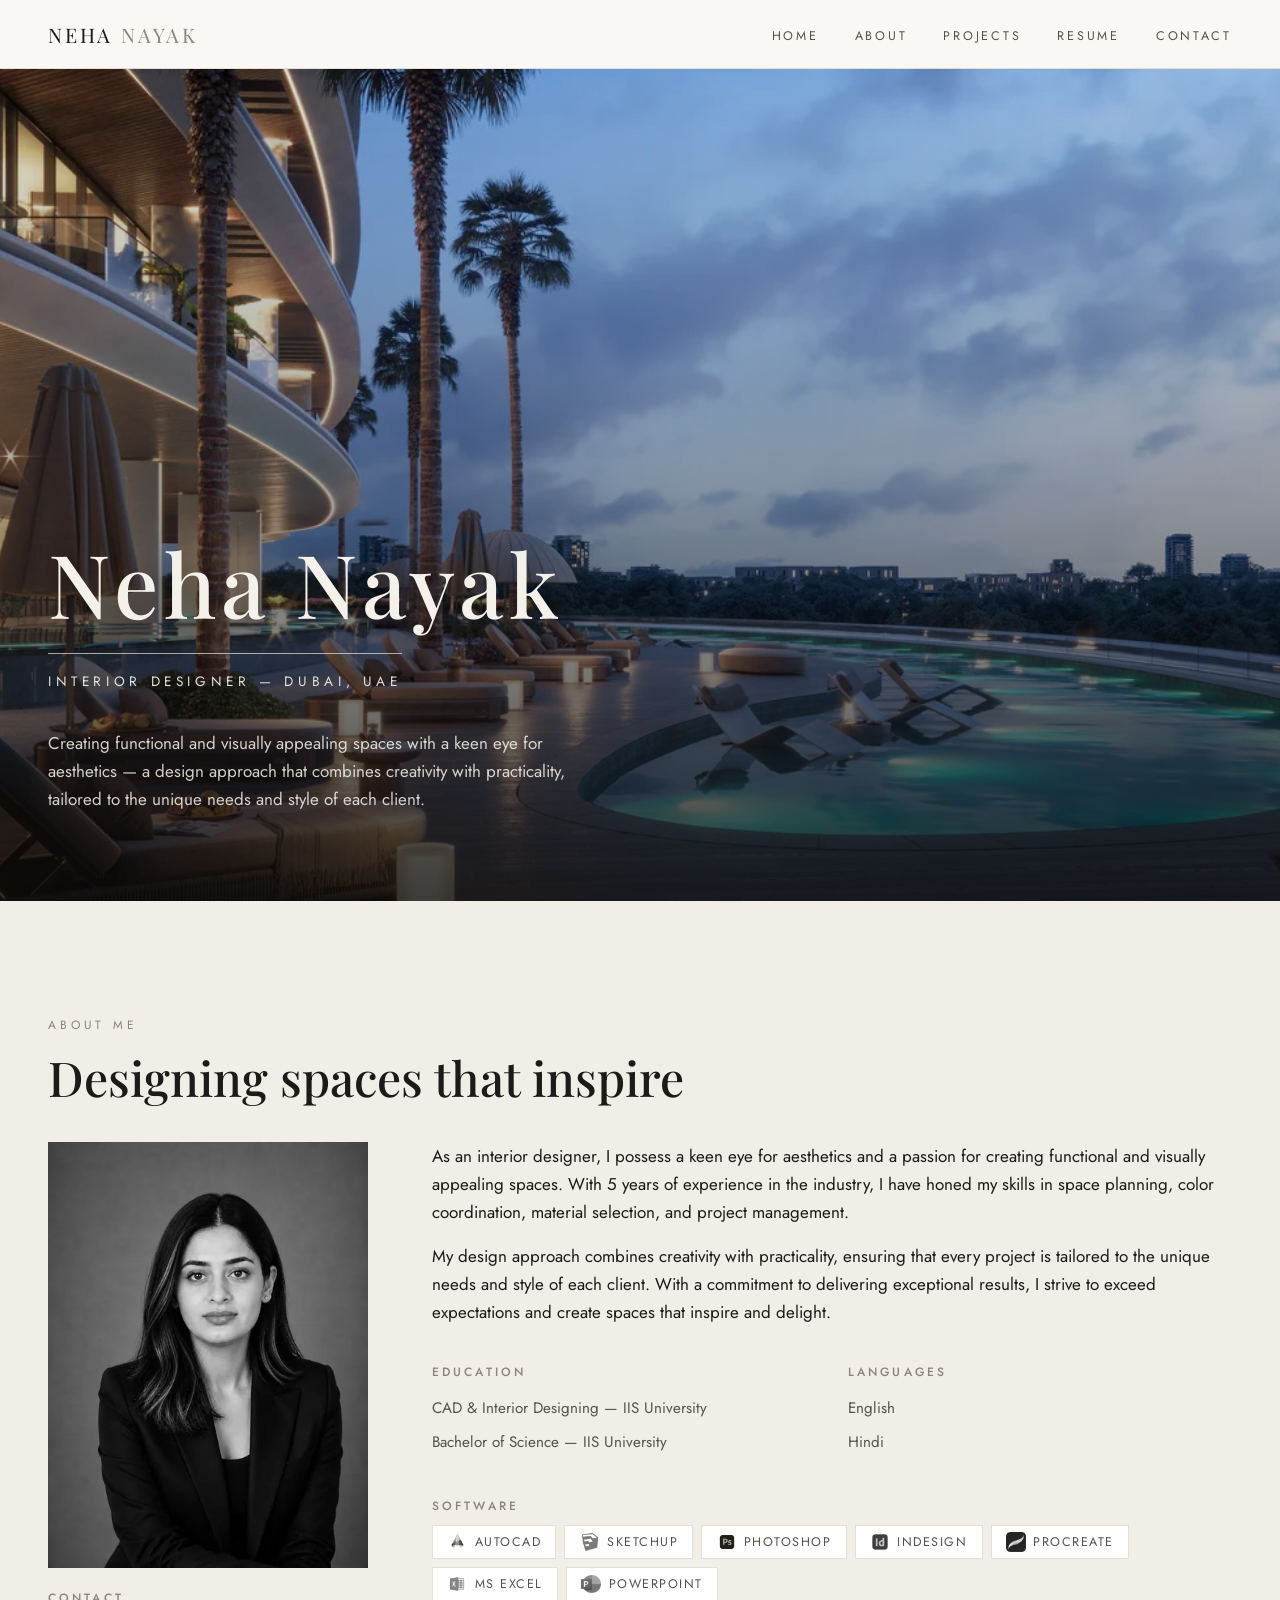
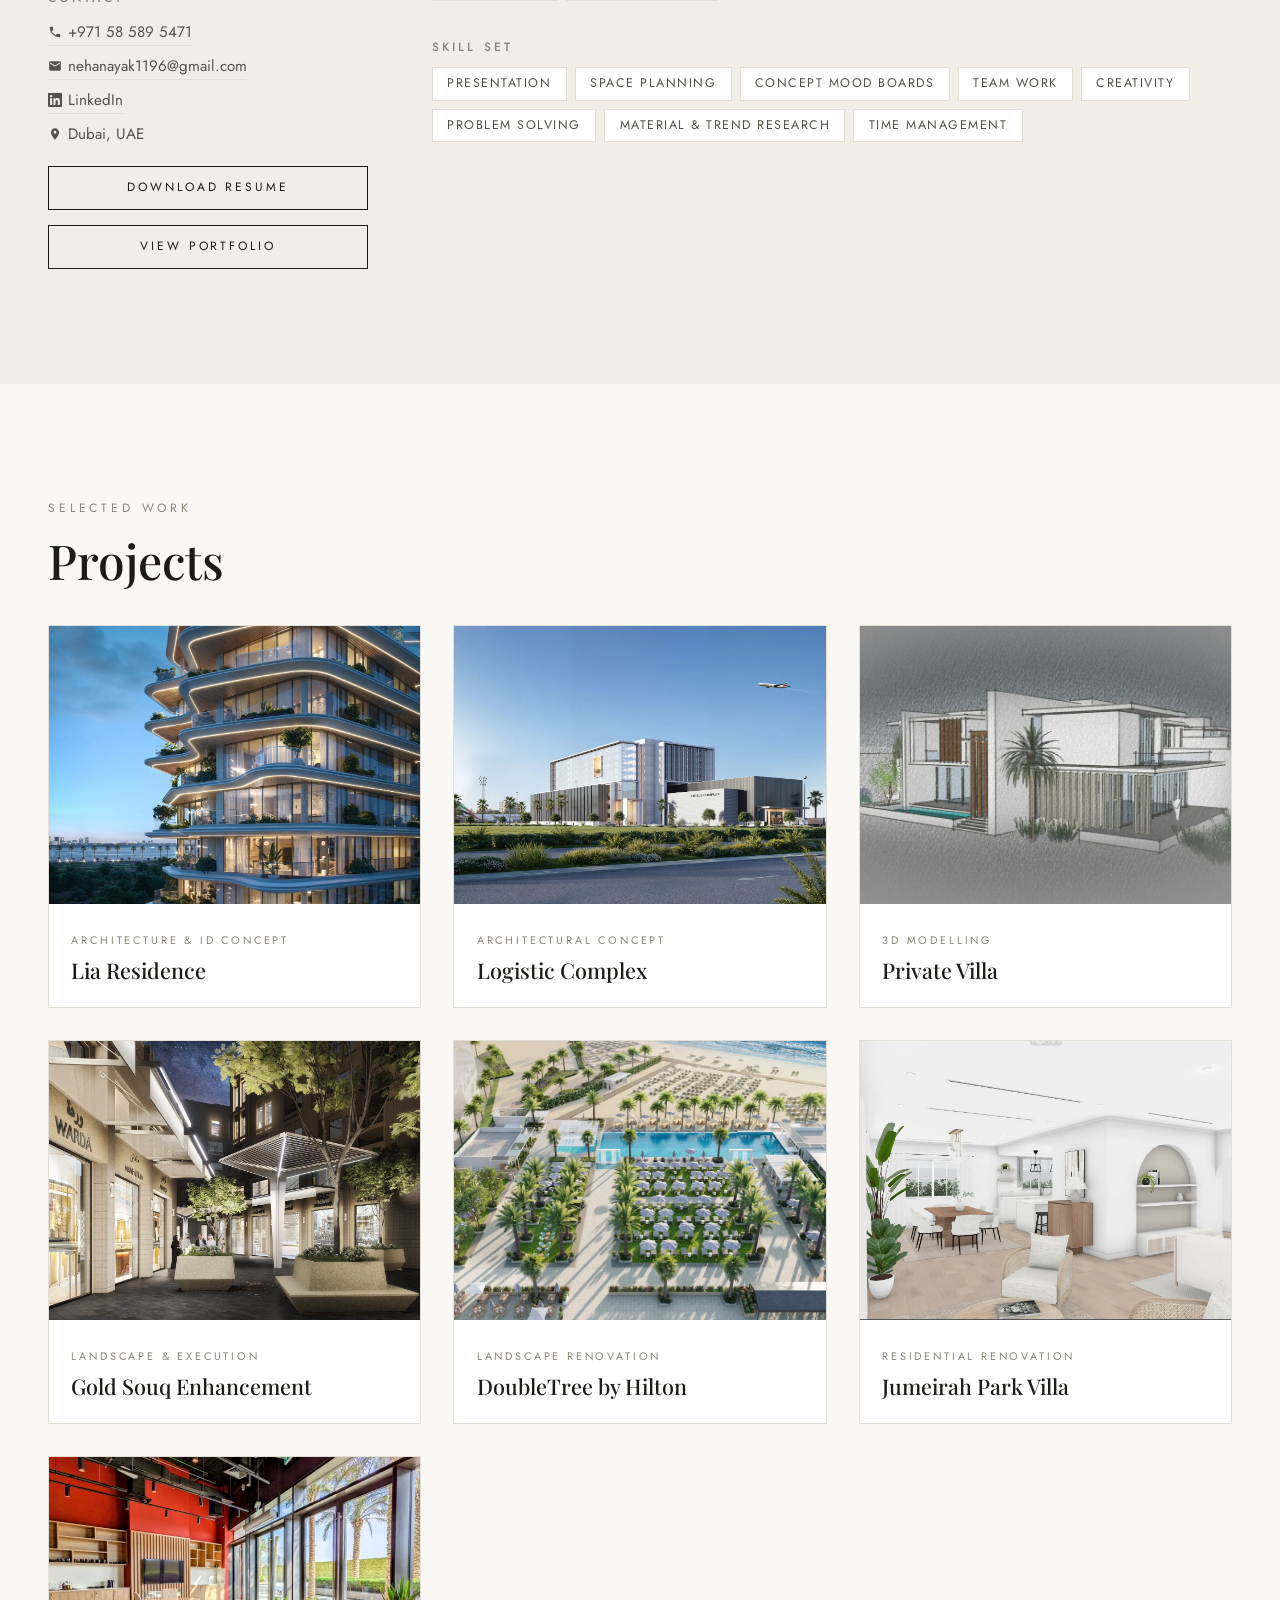
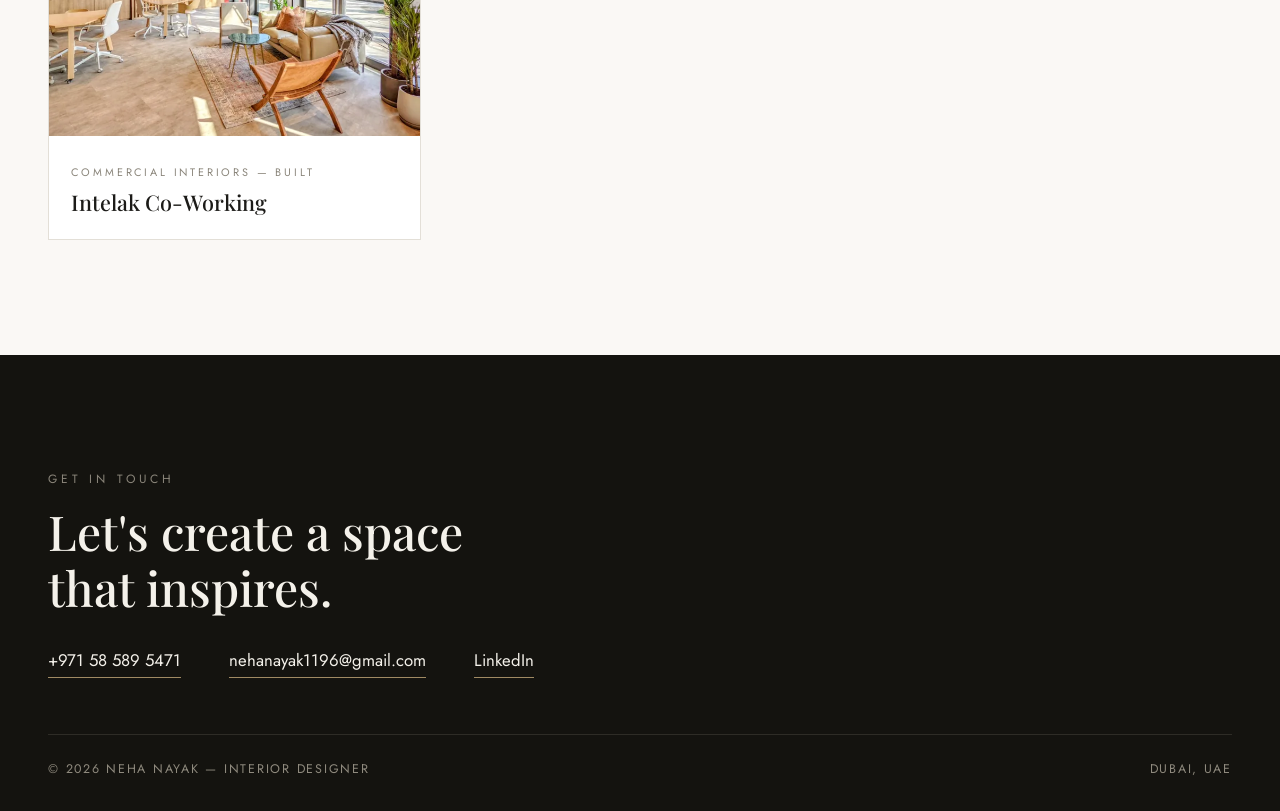
<file: index.html>
<!DOCTYPE html>
<html lang="en">
<head>
  <meta charset="UTF-8">
  <meta name="viewport" content="width=device-width, initial-scale=1">
  <title>Neha Nayak — Interior Designer</title>
  <meta name="description" content="Portfolio of Neha Nayak, an interior designer based in Dubai, UAE — residential, commercial and landscape projects from concept to execution.">
  <meta name="author" content="Neha Nayak">
  <meta name="robots" content="index, follow">
  <meta name="theme-color" content="#faf8f5">
  <link rel="canonical" href="https://krshivam25.github.io/design-portfolio/">
  <meta property="og:type" content="website">
  <meta property="og:site_name" content="Neha Nayak — Interior Designer">
  <meta property="og:title" content="Neha Nayak — Interior Designer">
  <meta property="og:description" content="Portfolio of Neha Nayak, an interior designer based in Dubai, UAE — residential, commercial and landscape projects from concept to execution.">
  <meta property="og:url" content="https://krshivam25.github.io/design-portfolio/">
  <meta property="og:image" content="https://krshivam25.github.io/design-portfolio/assets/img/hero/hero-render.webp">
  <meta name="twitter:card" content="summary_large_image">
  <meta name="twitter:title" content="Neha Nayak — Interior Designer">
  <meta name="twitter:description" content="Portfolio of Neha Nayak, an interior designer based in Dubai, UAE — residential, commercial and landscape projects from concept to execution.">
  <meta name="twitter:image" content="https://krshivam25.github.io/design-portfolio/assets/img/hero/hero-render.webp">
  <link rel="preconnect" href="https://fonts.googleapis.com">
  <link rel="preconnect" href="https://fonts.gstatic.com" crossorigin>
  <link href="https://fonts.googleapis.com/css2?family=Playfair+Display:ital,wght@0,400;0,500;0,600;1,400&family=Jost:wght@300;400;500&display=swap" rel="stylesheet">
  <link rel="stylesheet" href="css/style.css">
</head>
<body>

<header class="site-header">
  <div class="container">
    <a class="brand" href="index.html">Neha <span>Nayak</span></a>
    <button class="nav-toggle" aria-label="Menu" aria-expanded="false" aria-controls="nav">
      <span></span><span></span><span></span>
    </button>
    <nav class="site-nav" id="nav">
      <ul>
        <li><a href="index.html">Home</a></li>
        <li><a href="#about">About</a></li>
        <li><a href="#projects">Projects</a></li>
        <li><a href="assets/neha-nayak-resume.pdf" target="_blank" rel="noopener">Resume</a></li>
        <li><a href="#contact">Contact</a></li>
      </ul>
    </nav>
  </div>
</header>

<main>

  <section class="hero hero--full">
    <img class="hero-bg" src="assets/img/hero/hero-render.webp" alt="Dusk render of the Lia Residence pool terrace" fetchpriority="high">
    <div class="hero-overlay" aria-hidden="true"></div>
    <div class="container hero-content">
      <h1>Neha Nayak</h1>
      <p class="tagline">Interior Designer — Dubai, UAE</p>
      <p class="hero-lede">Creating functional and visually appealing spaces with a keen eye for aesthetics — a design approach that combines creativity with practicality, tailored to the unique needs and style of each client.</p>
    </div>
  </section>

  <section class="section section--alt" id="about">
    <div class="container">
      <span class="eyebrow">About Me</span>
      <h2 class="section-title">Designing spaces that inspire</h2>
      <div class="about-grid reveal">
        <div class="portrait">
          <img src="assets/img/about/headshot.webp" alt="Black and white portrait of Neha Nayak" loading="lazy">
          <div class="portrait-contact">
            <h4>Contact</h4>
            <ul>
              <li><a href="tel:+971585895471"><svg viewBox="0 0 24 24" aria-hidden="true"><path d="M6.62 10.79c1.44 2.83 3.76 5.14 6.59 6.59l2.2-2.2c.27-.27.67-.36 1.02-.24 1.12.37 2.33.57 3.57.57.55 0 1 .45 1 1V20c0 .55-.45 1-1 1-9.39 0-17-7.61-17-17 0-.55.45-1 1-1h3.5c.55 0 1 .45 1 1 0 1.25.2 2.45.57 3.57.11.35.03.74-.25 1.02l-2.2 2.2z"/></svg>+971 58 589 5471</a></li>
              <li><a href="mailto:nehanayak1196@gmail.com"><svg viewBox="0 0 24 24" aria-hidden="true"><path d="M20 4H4c-1.1 0-1.99.9-1.99 2L2 18c0 1.1.9 2 2 2h16c1.1 0 2-.9 2-2V6c0-1.1-.9-2-2-2zm0 4-8 5-8-5V6l8 5 8-5v2z"/></svg>nehanayak1196@gmail.com</a></li>
              <li><a href="https://www.linkedin.com/in/neha-nayak-b658331b1/" target="_blank" rel="noopener"><svg viewBox="0 0 24 24" aria-hidden="true"><path d="M20.447 20.452h-3.554v-5.569c0-1.328-.027-3.037-1.852-3.037-1.853 0-2.136 1.445-2.136 2.939v5.667H9.351V9h3.414v1.561h.046c.477-.9 1.637-1.85 3.37-1.85 3.601 0 4.267 2.37 4.267 5.455v6.286zM5.337 7.433c-1.144 0-2.063-.926-2.063-2.065 0-1.138.92-2.063 2.063-2.063 1.14 0 2.064.925 2.064 2.063 0 1.139-.925 2.065-2.064 2.065zm1.782 13.019H3.555V9h3.564v11.452zM22.225 0H1.771C.792 0 0 .774 0 1.729v20.542C0 23.227.792 24 1.771 24h20.451C23.2 24 24 23.227 24 22.271V1.729C24 .774 23.2 0 22.225 0z"/></svg>LinkedIn</a></li>
              <li><svg viewBox="0 0 24 24" aria-hidden="true"><path d="M12 2C8.13 2 5 5.13 5 9c0 5.25 7 13 7 13s7-7.75 7-13c0-3.87-3.13-7-7-7zm0 9.5c-1.38 0-2.5-1.12-2.5-2.5s1.12-2.5 2.5-2.5 2.5 1.12 2.5 2.5-1.12 2.5-2.5 2.5z"/></svg>Dubai, UAE</li>
            </ul>
            <a class="btn" href="assets/neha-nayak-resume.pdf" download>Download Resume</a>
            <a class="btn" href="assets/neha-nayak-portfolio.pdf" target="_blank" rel="noopener">View Portfolio</a>
          </div>
        </div>
        <div>
          <p>As an interior designer, I possess a keen eye for aesthetics and a passion for creating functional and visually appealing spaces. With 5 years of experience in the industry, I have honed my skills in space planning, color coordination, material selection, and project management.</p>
          <p>My design approach combines creativity with practicality, ensuring that every project is tailored to the unique needs and style of each client. With a commitment to delivering exceptional results, I strive to exceed expectations and create spaces that inspire and delight.</p>
          <div class="facts-grid">
            <div>
              <h4>Education</h4>
              <ul>
                <li>CAD &amp; Interior Designing — IIS University</li>
                <li>Bachelor of Science — IIS University</li>
              </ul>
            </div>
            <div>
              <h4>Languages</h4>
              <ul>
                <li>English</li>
                <li>Hindi</li>
              </ul>
            </div>
          </div>
          <div class="facts-grid">
            <div>
              <h4>Software</h4>
              <ul class="tag-list software-list">
                <li><img src="assets/img/about/icons/autocad.webp" alt="" loading="lazy">AutoCAD</li>
                <li><img src="assets/img/about/icons/sketchup.webp" alt="" loading="lazy">SketchUp</li>
                <li><img src="assets/img/about/icons/photoshop.webp" alt="" loading="lazy">Photoshop</li>
                <li><img src="assets/img/about/icons/indesign.webp" alt="" loading="lazy">InDesign</li>
                <li><img src="assets/img/about/icons/procreate.webp" alt="" loading="lazy">Procreate</li>
                <li><img src="assets/img/about/icons/ms-excel.webp" alt="" loading="lazy">MS Excel</li>
                <li><img src="assets/img/about/icons/powerpoint.webp" alt="" loading="lazy">PowerPoint</li>
              </ul>
            </div>
          </div>
          <div class="facts-grid">
            <div>
              <h4>Skill Set</h4>
              <ul class="tag-list">
                <li>Presentation</li>
                <li>Space Planning</li>
                <li>Concept Mood Boards</li>
                <li>Team Work</li>
                <li>Creativity</li>
                <li>Problem Solving</li>
                <li>Material &amp; Trend Research</li>
                <li>Time Management</li>
              </ul>
            </div>
          </div>
        </div>
      </div>
    </div>
  </section>

  <section class="section" id="projects">
    <div class="container">
      <span class="eyebrow">Selected Work</span>
      <h2 class="section-title">Projects</h2>
      <div class="project-grid reveal">
        <a class="project-card" href="projects/lia-residence.html">
          <div class="thumb"><img src="assets/img/lia-residence/render-tower-dusk.webp" alt="Lia Residence tower render at dusk" loading="lazy"></div>
          <div class="card-body">
            <span class="card-tag">Architecture &amp; ID Concept</span>
            <h3>Lia Residence</h3>
          </div>
        </a>
        <a class="project-card" href="projects/logistic-complex.html">
          <div class="thumb"><img src="assets/img/logistic-complex/render-main-view.webp" alt="Logistic Complex main exterior render" loading="lazy"></div>
          <div class="card-body">
            <span class="card-tag">Architectural Concept</span>
            <h3>Logistic Complex</h3>
          </div>
        </a>
        <a class="project-card" href="projects/private-villa.html">
          <div class="thumb"><img src="assets/img/private-villa/model-pool-corner.webp" alt="Private Villa SketchUp model, pool corner view" loading="lazy"></div>
          <div class="card-body">
            <span class="card-tag">3D Modelling</span>
            <h3>Private Villa</h3>
          </div>
        </a>
        <a class="project-card" href="projects/gold-souq.html">
          <div class="thumb"><img src="assets/img/gold-souq/render-2.webp" alt="Gold Souq landscape enhancement render" loading="lazy"></div>
          <div class="card-body">
            <span class="card-tag">Landscape &amp; Execution</span>
            <h3>Gold Souq Enhancement</h3>
          </div>
        </a>
        <a class="project-card" href="projects/doubletree-hilton.html">
          <div class="thumb"><img src="assets/img/doubletree-hilton/aerial-render.webp" alt="DoubleTree by Hilton pool area aerial render" loading="lazy"></div>
          <div class="card-body">
            <span class="card-tag">Landscape Renovation</span>
            <h3>DoubleTree by Hilton</h3>
          </div>
        </a>
        <a class="project-card" href="projects/jumeirah-park-villa.html">
          <div class="thumb"><img src="assets/img/jumeirah-park-villa/dining-render.webp" alt="Jumeirah Park Villa dining room render" loading="lazy"></div>
          <div class="card-body">
            <span class="card-tag">Residential Renovation</span>
            <h3>Jumeirah Park Villa</h3>
          </div>
        </a>
        <a class="project-card" href="projects/intelak-coworking.html">
          <div class="thumb"><img src="assets/img/intelak-coworking/site-lounge.webp" alt="Intelak Co-Working lounge on site" loading="lazy"></div>
          <div class="card-body">
            <span class="card-tag">Commercial Interiors — Built</span>
            <h3>Intelak Co-Working</h3>
          </div>
        </a>
      </div>
    </div>
  </section>

</main>

<footer class="site-footer" id="contact">
  <div class="container">
    <span class="eyebrow">Get in touch</span>
    <h2>Let's create a space<br>that inspires.</h2>
    <div class="footer-contact">
      <a href="tel:+971585895471">+971 58 589 5471</a>
      <a href="mailto:nehanayak1196@gmail.com">nehanayak1196@gmail.com</a>
      <a href="https://www.linkedin.com/in/neha-nayak-b658331b1/" target="_blank" rel="noopener">LinkedIn</a>
    </div>
    <div class="footer-base">
      <span>&copy; <span data-year></span> Neha Nayak — Interior Designer</span>
      <span>Dubai, UAE</span>
    </div>
  </div>
</footer>
<script src="js/main.js"></script>
</body>
</html>
</file>
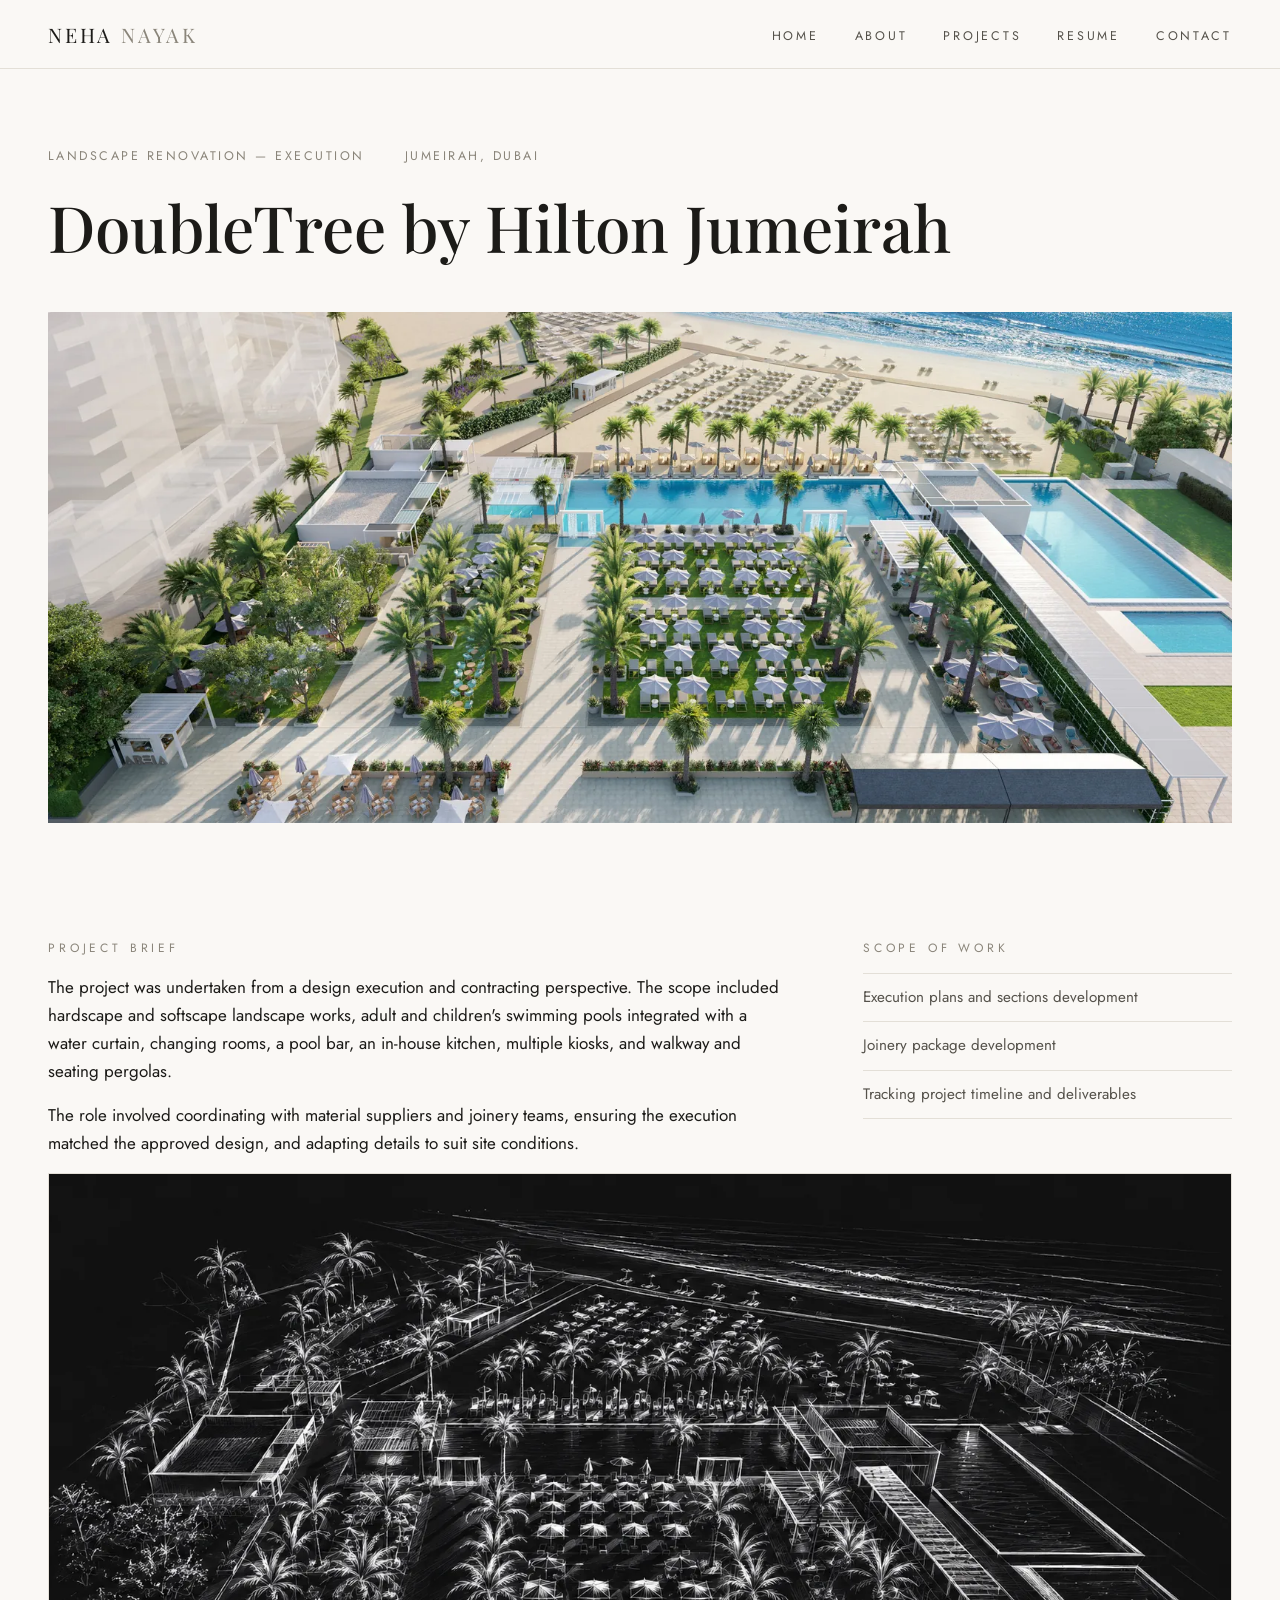
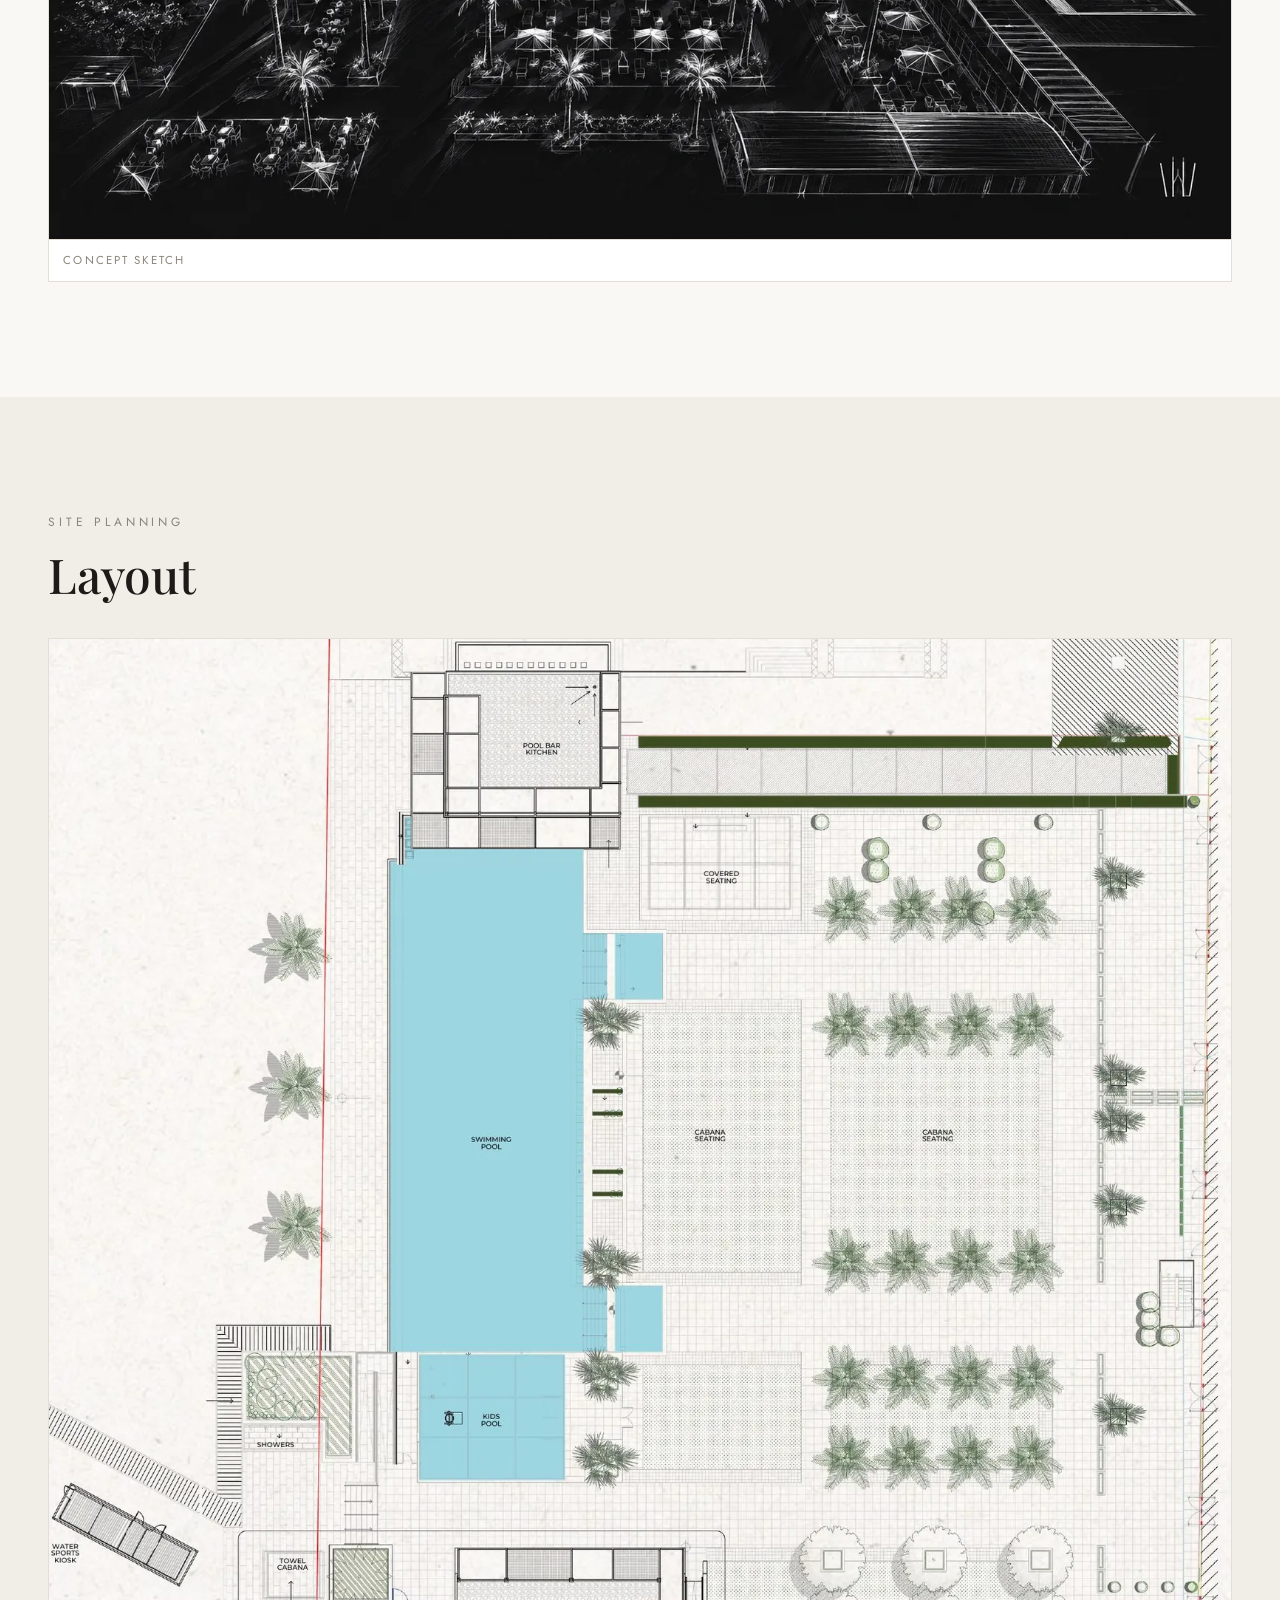
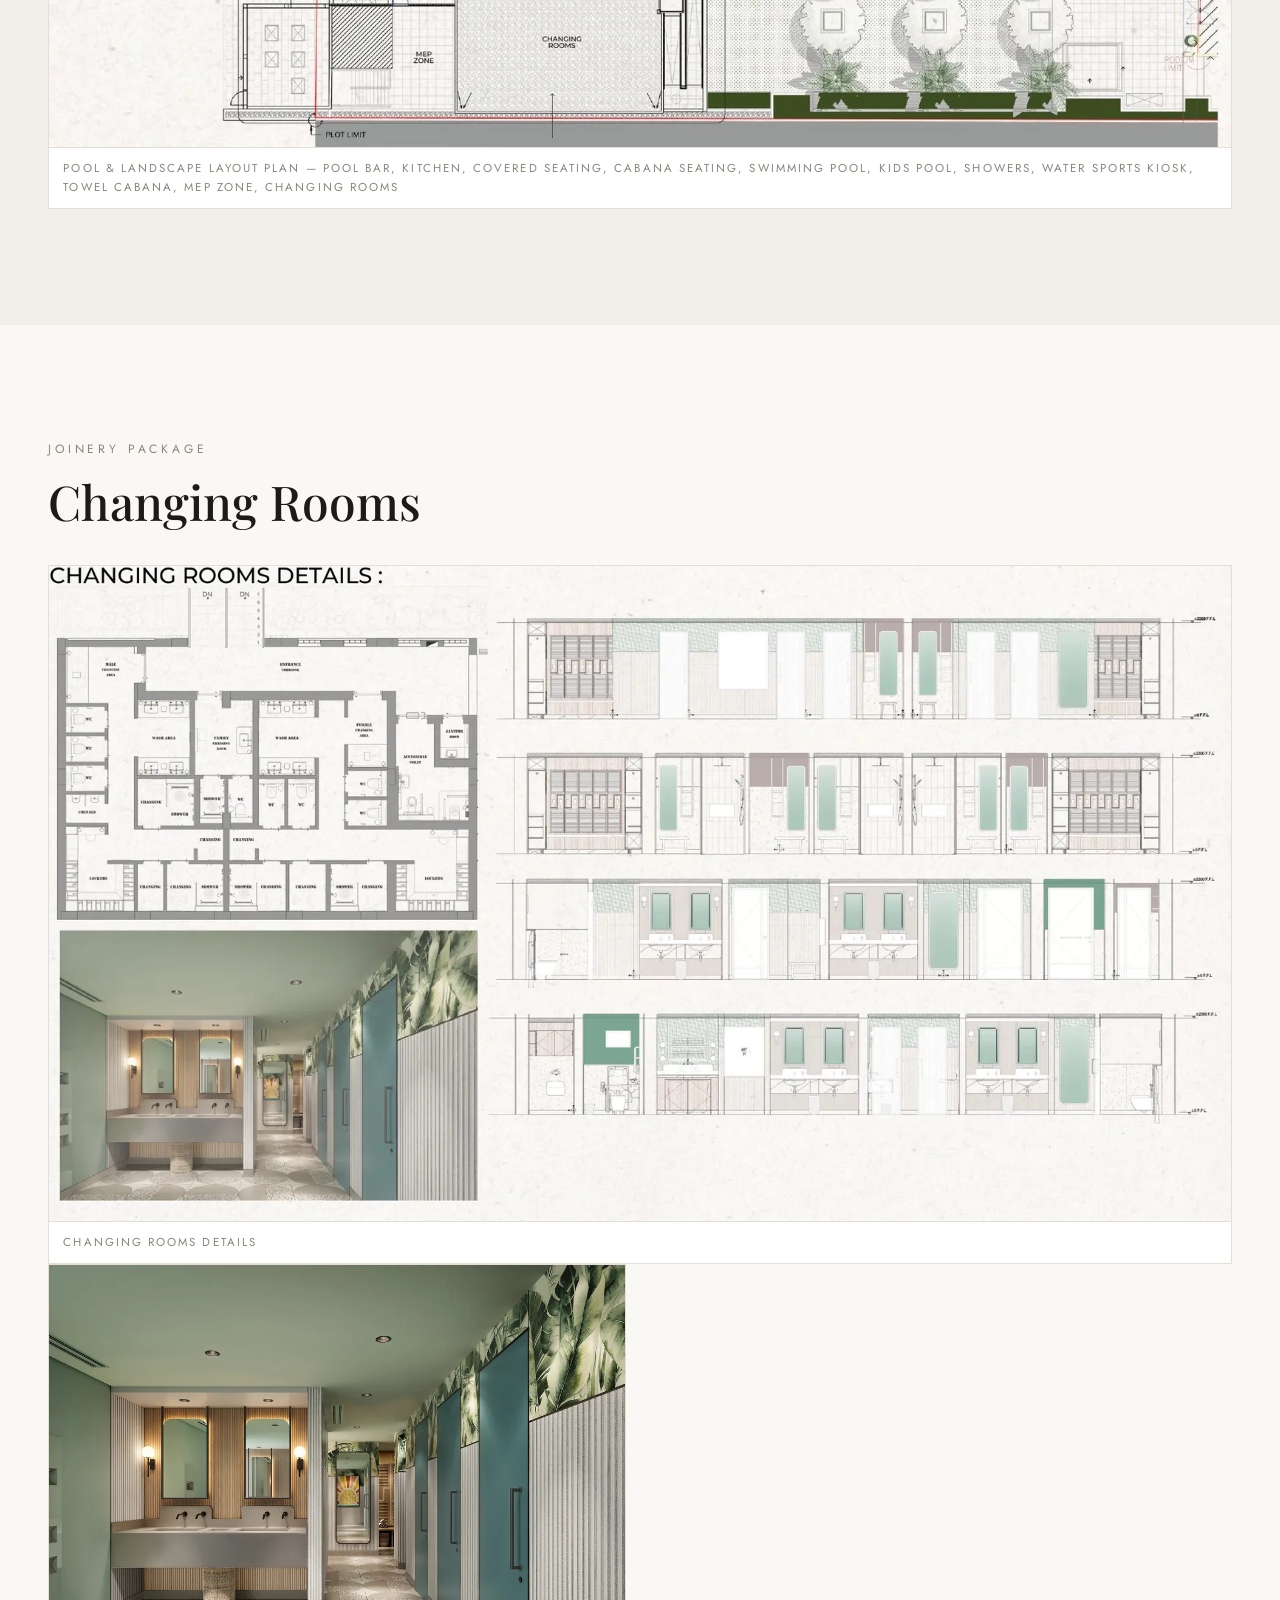
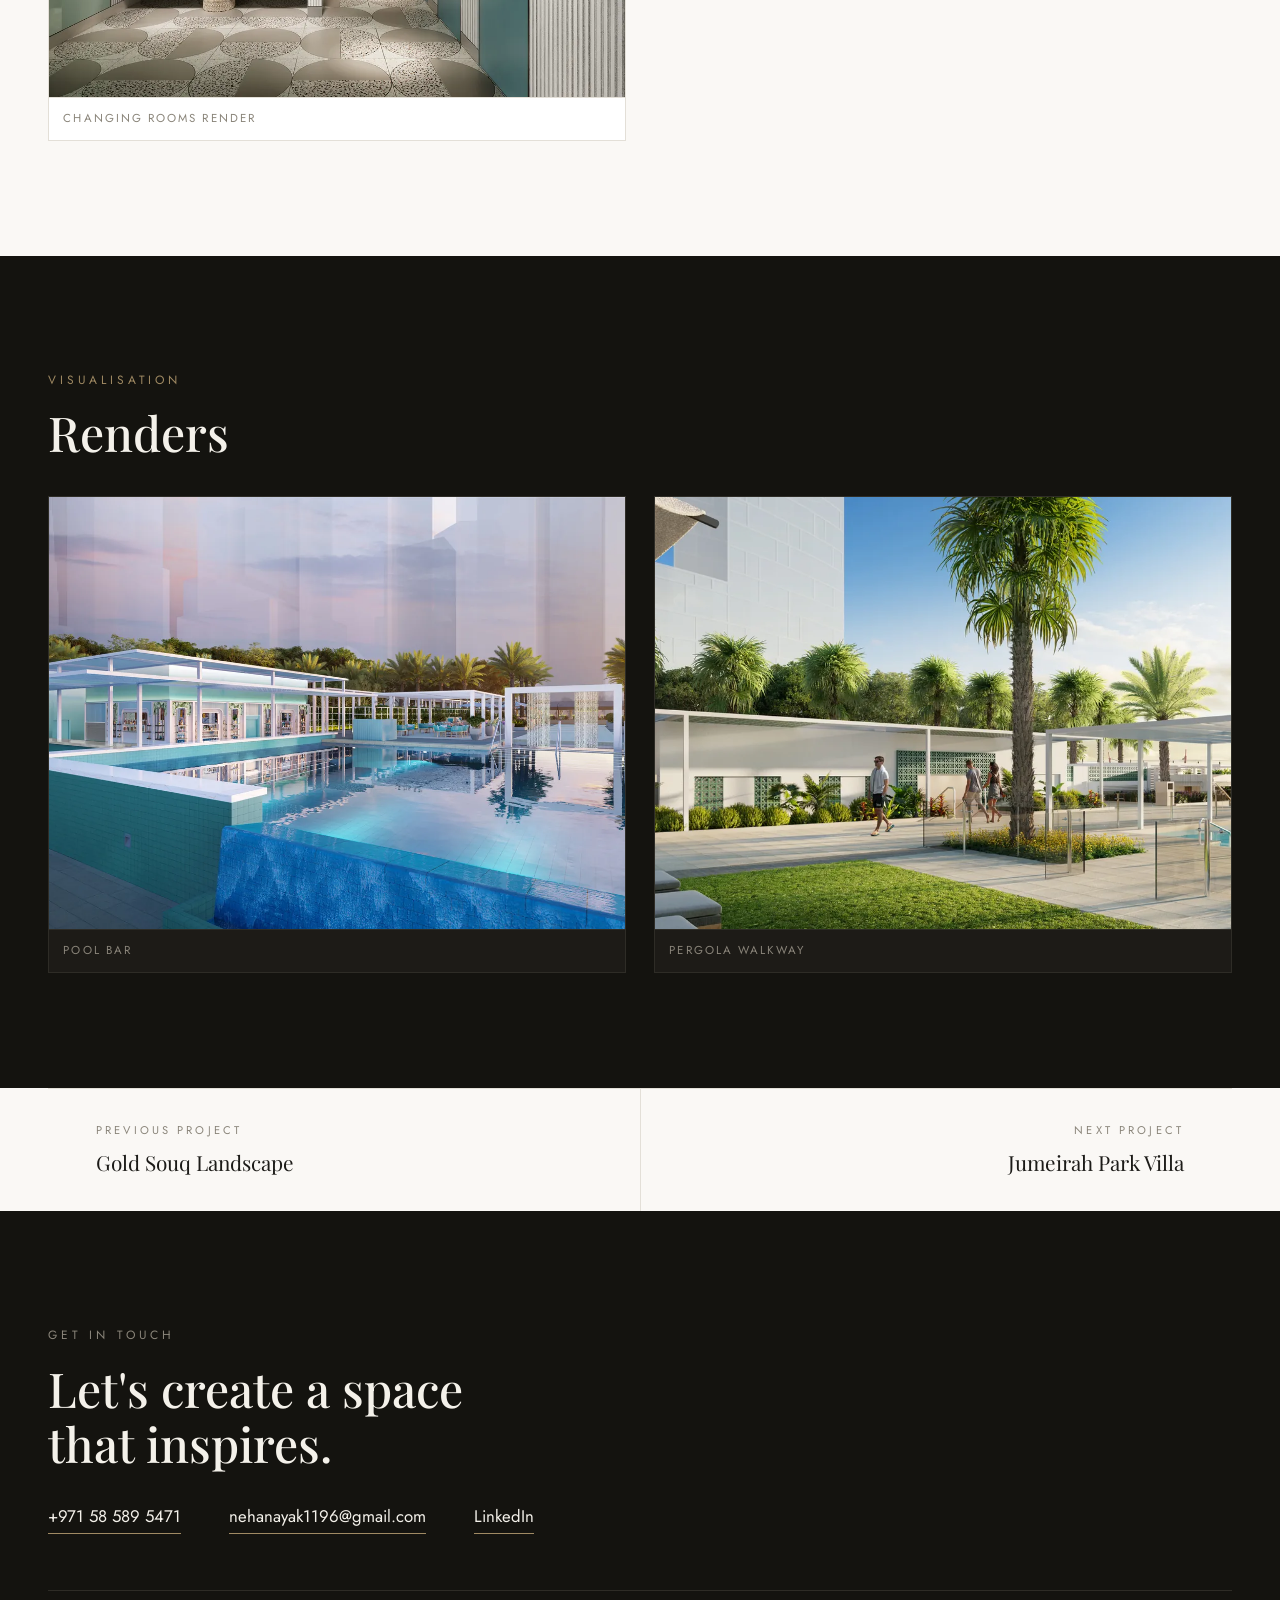
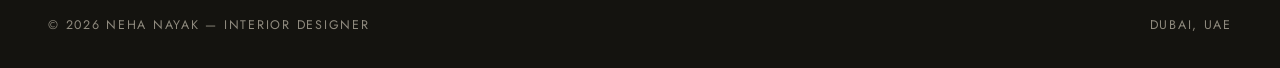
<file: projects/doubletree-hilton.html>
<!DOCTYPE html>
<html lang="en">
<head>
  <meta charset="UTF-8">
  <meta name="viewport" content="width=device-width, initial-scale=1">
  <title>DoubleTree by Hilton Jumeirah — Neha Nayak</title>
  <meta name="description" content="Landscape renovation of the DoubleTree by Hilton Jumeirah beachfront pool deck — execution plans, joinery package, and site coordination.">
  <meta name="author" content="Neha Nayak">
  <meta name="robots" content="index, follow">
  <meta name="theme-color" content="#faf8f5">
  <link rel="canonical" href="https://krshivam25.github.io/design-portfolio/projects/doubletree-hilton.html">
  <meta property="og:type" content="article">
  <meta property="og:site_name" content="Neha Nayak — Interior Designer">
  <meta property="og:title" content="DoubleTree by Hilton Jumeirah — Neha Nayak">
  <meta property="og:description" content="Landscape renovation of the DoubleTree by Hilton Jumeirah beachfront pool deck — execution plans, joinery package, and site coordination.">
  <meta property="og:url" content="https://krshivam25.github.io/design-portfolio/projects/doubletree-hilton.html">
  <meta property="og:image" content="https://krshivam25.github.io/design-portfolio/assets/img/doubletree-hilton/aerial-render.webp">
  <meta name="twitter:card" content="summary_large_image">
  <meta name="twitter:title" content="DoubleTree by Hilton Jumeirah — Neha Nayak">
  <meta name="twitter:description" content="Landscape renovation of the DoubleTree by Hilton Jumeirah beachfront pool deck — execution plans, joinery package, and site coordination.">
  <meta name="twitter:image" content="https://krshivam25.github.io/design-portfolio/assets/img/doubletree-hilton/aerial-render.webp">
  <link rel="preconnect" href="https://fonts.googleapis.com">
  <link rel="preconnect" href="https://fonts.gstatic.com" crossorigin>
  <link href="https://fonts.googleapis.com/css2?family=Playfair+Display:ital,wght@0,400;0,500;0,600;1,400&family=Jost:wght@300;400;500&display=swap" rel="stylesheet">
  <link rel="stylesheet" href="../css/style.css">
</head>
<body>

<header class="site-header">
  <div class="container">
    <a class="brand" href="../index.html">Neha <span>Nayak</span></a>
    <button class="nav-toggle" aria-label="Menu" aria-expanded="false" aria-controls="nav">
      <span></span><span></span><span></span>
    </button>
    <nav class="site-nav" id="nav">
      <ul>
        <li><a href="../index.html">Home</a></li>
        <li><a href="../index.html#about">About</a></li>
        <li><a href="../index.html#projects">Projects</a></li>
        <li><a href="../assets/neha-nayak-resume.pdf" target="_blank" rel="noopener">Resume</a></li>
        <li><a href="../index.html#contact">Contact</a></li>
      </ul>
    </nav>
  </div>
</header>

<main>
  <section class="project-hero container">
    <div class="meta"><span>Landscape Renovation — Execution</span><span>Jumeirah, Dubai</span></div>
    <h1>DoubleTree by Hilton Jumeirah</h1>
    <div class="banner reveal"><img src="../assets/img/doubletree-hilton/aerial-render.webp" alt="Daytime aerial render of the full beachfront pool deck at the DoubleTree by Hilton Jumeirah"></div>
  </section>

  <section class="section">
    <div class="container split">
      <div class="reveal">
        <span class="eyebrow">Project Brief</span>
        <p>The project was undertaken from a design execution and contracting perspective. The scope included hardscape and softscape landscape works, adult and children's swimming pools integrated with a water curtain, changing rooms, a pool bar, an in-house kitchen, multiple kiosks, and walkway and seating pergolas.</p>
        <p>The role involved coordinating with material suppliers and joinery teams, ensuring the execution matched the approved design, and adapting details to suit site conditions.</p>
      </div>
      <div class="reveal">
        <span class="eyebrow">Scope of Work</span>
        <ul class="scope-list">
          <li>Execution plans and sections development</li>
          <li>Joinery package development</li>
          <li>Tracking project timeline and deliverables</li>
        </ul>
      </div>
    </div>
    <div class="container">
      <div class="gallery gallery--full reveal">
        <figure><img src="../assets/img/doubletree-hilton/concept-sketch.webp" alt="Hand-drawn aerial concept sketch of the pool deck at night" loading="lazy"><figcaption>Concept Sketch</figcaption></figure>
      </div>
    </div>
  </section>

  <section class="section section--alt">
    <div class="container">
      <span class="eyebrow">Site Planning</span>
      <h2 class="section-title">Layout</h2>
      <div class="gallery gallery--full gallery--natural reveal">
        <figure><img src="../assets/img/doubletree-hilton/pool-layout-plan.webp" alt="Annotated pool and landscape layout plan showing the swimming pool, kids pool, cabana seating, pool bar, kitchen, kiosks, and changing rooms" loading="lazy"><figcaption>Pool &amp; Landscape Layout Plan — Pool Bar, Kitchen, Covered Seating, Cabana Seating, Swimming Pool, Kids Pool, Showers, Water Sports Kiosk, Towel Cabana, MEP Zone, Changing Rooms</figcaption></figure>
      </div>
    </div>
  </section>

  <section class="section">
    <div class="container">
      <span class="eyebrow">Joinery Package</span>
      <h2 class="section-title">Changing Rooms</h2>
      <div class="gallery gallery--full gallery--natural reveal">
        <figure><img src="../assets/img/doubletree-hilton/changing-rooms-details.webp" alt="Changing rooms detail package with plan, render, and elevation strips" loading="lazy"><figcaption>Changing Rooms Details</figcaption></figure>
      </div>
      <div class="gallery gallery--two reveal">
        <figure><img src="../assets/img/doubletree-hilton/changing-rooms-render.webp" alt="Interior render of the changing rooms with arched mirrors, tropical wallpaper, and terrazzo finishes" loading="lazy"><figcaption>Changing Rooms Render</figcaption></figure>
      </div>
    </div>
  </section>

  <section class="section section--dark">
    <div class="container">
      <span class="eyebrow">Visualisation</span>
      <h2 class="section-title">Renders</h2>
      <div class="gallery gallery--two reveal">
        <figure><img src="../assets/img/doubletree-hilton/pool-bar-render.webp" alt="Dusk render of the infinity pool and glass pool bar pavilion" loading="lazy"><figcaption>Pool Bar</figcaption></figure>
        <figure><img src="../assets/img/doubletree-hilton/walkway-render.webp" alt="Shaded pergola walkway beside the kids pool" loading="lazy"><figcaption>Pergola Walkway</figcaption></figure>
      </div>
    </div>
  </section>
</main>

<nav class="project-pager container" aria-label="More projects">
  <a class="prev" href="gold-souq.html"><span class="label">Previous Project</span><span class="title">Gold Souq Landscape</span></a>
  <a class="next" href="jumeirah-park-villa.html"><span class="label">Next Project</span><span class="title">Jumeirah Park Villa</span></a>
</nav>

<footer class="site-footer" id="contact">
  <div class="container">
    <span class="eyebrow">Get in touch</span>
    <h2>Let's create a space<br>that inspires.</h2>
    <div class="footer-contact">
      <a href="tel:+971585895471">+971 58 589 5471</a>
      <a href="mailto:nehanayak1196@gmail.com">nehanayak1196@gmail.com</a>
      <a href="https://www.linkedin.com/in/neha-nayak-b658331b1/" target="_blank" rel="noopener">LinkedIn</a>
    </div>
    <div class="footer-base">
      <span>&copy; <span data-year></span> Neha Nayak — Interior Designer</span>
      <span>Dubai, UAE</span>
    </div>
  </div>
</footer>
<script src="../js/main.js"></script>
</body>
</html>
</file>
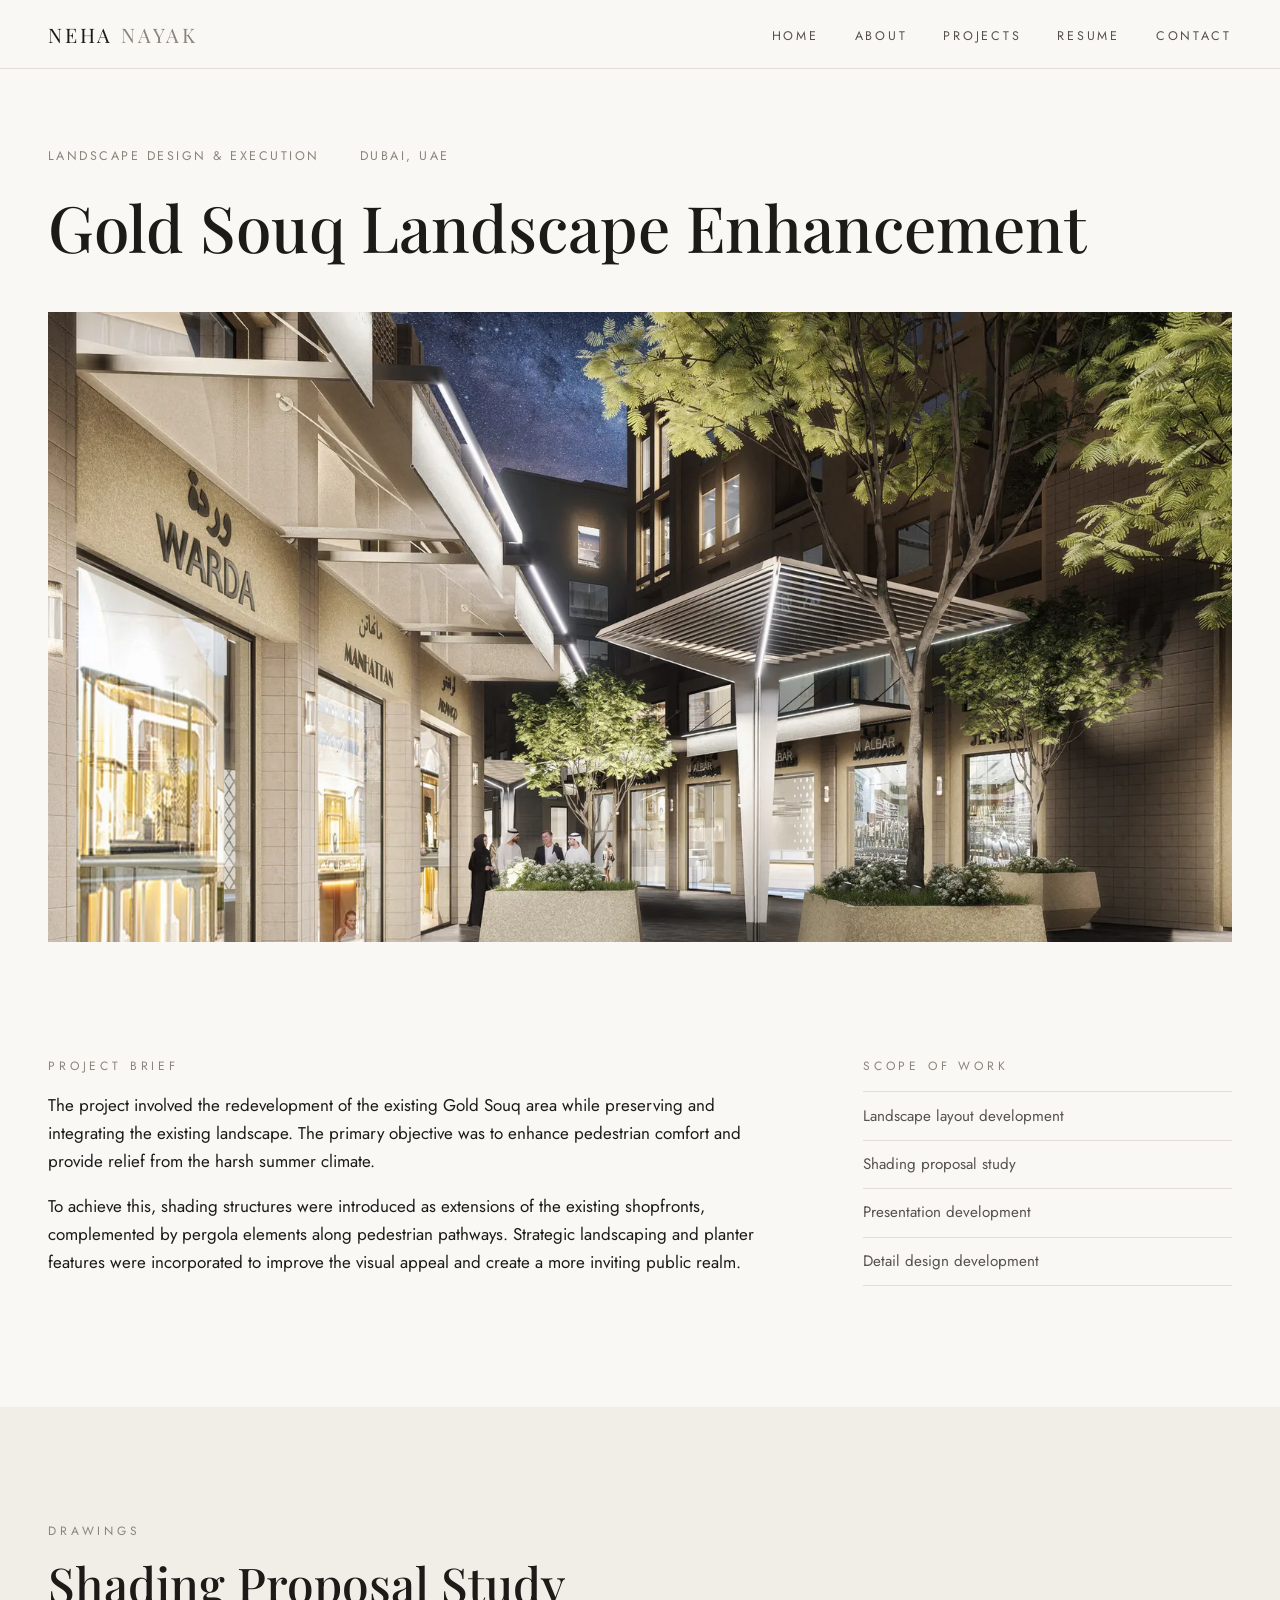
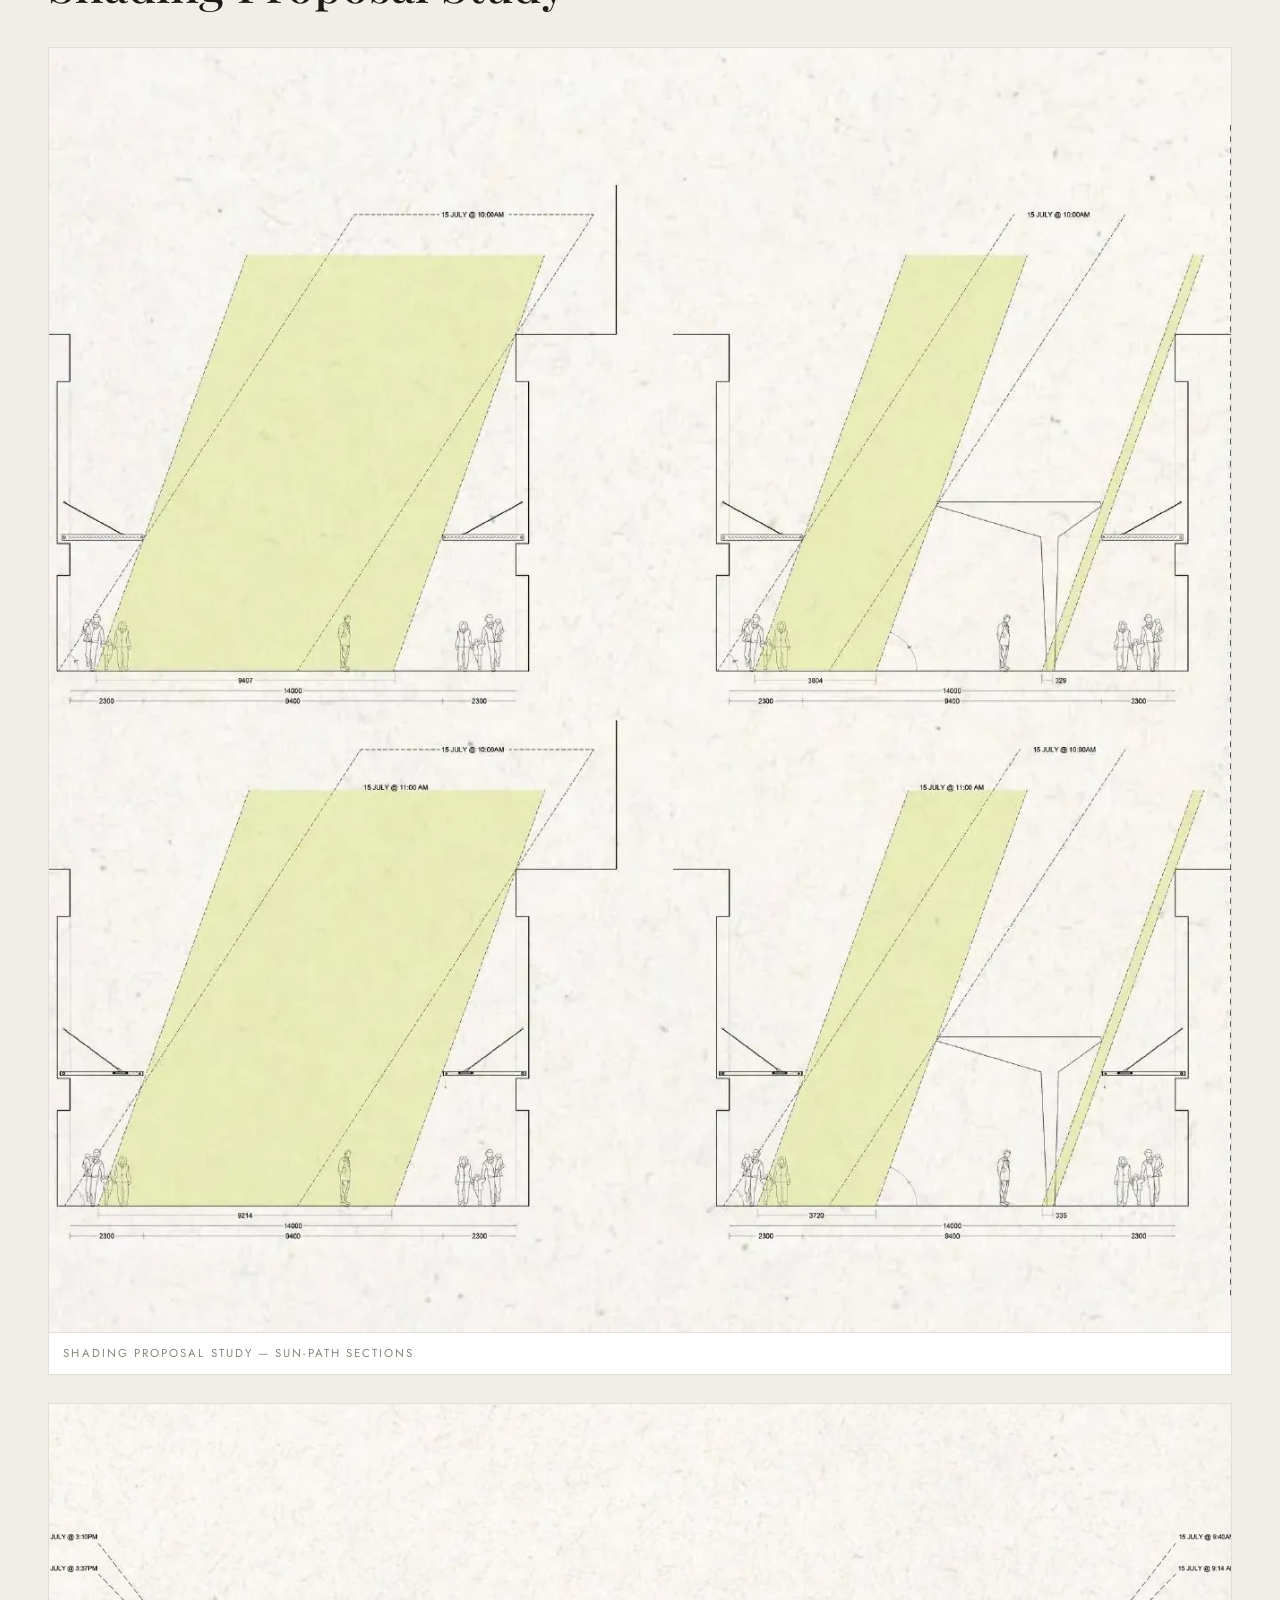
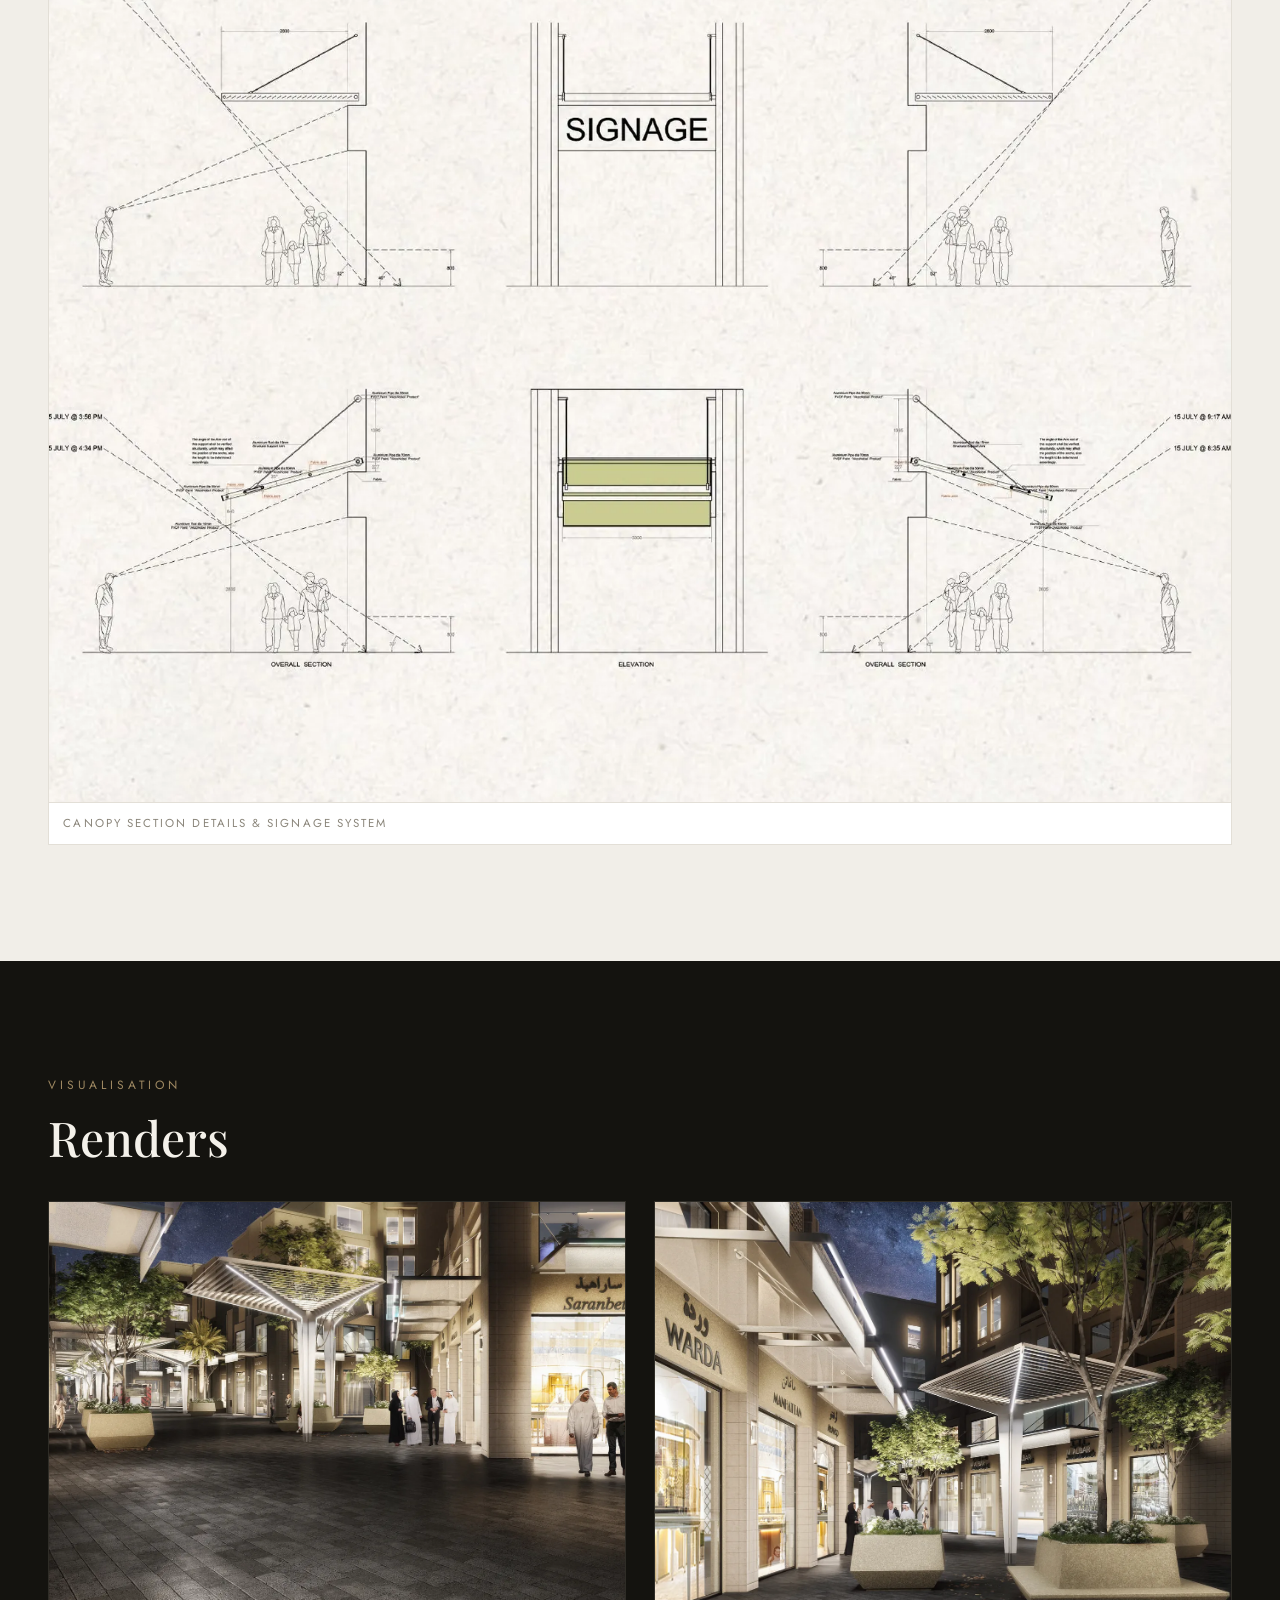
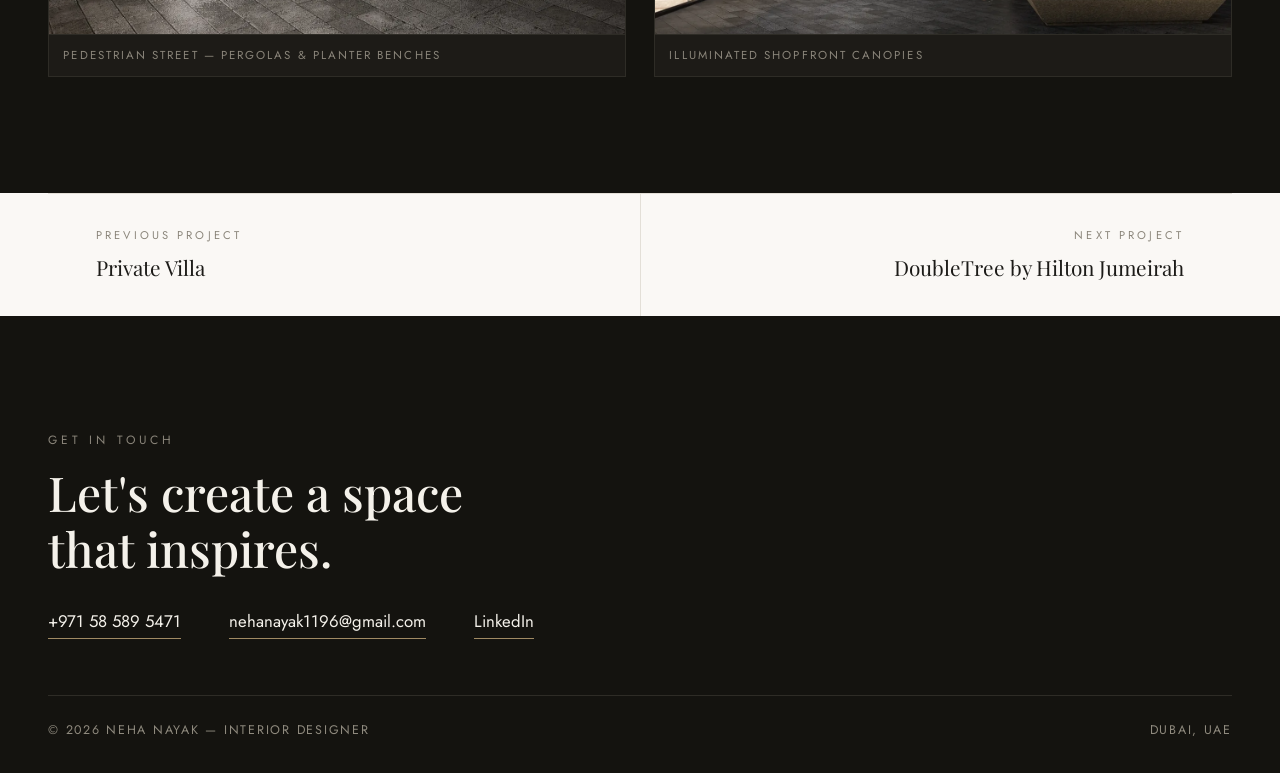
<file: projects/gold-souq.html>
<!DOCTYPE html>
<html lang="en">
<head>
  <meta charset="UTF-8">
  <meta name="viewport" content="width=device-width, initial-scale=1">
  <title>Gold Souq Landscape Enhancement — Neha Nayak</title>
  <meta name="description" content="Redevelopment of the Gold Souq public realm — shopfront shading structures, pergolas, and planters designed to enhance pedestrian comfort in Dubai's climate.">
  <meta name="author" content="Neha Nayak">
  <meta name="robots" content="index, follow">
  <meta name="theme-color" content="#faf8f5">
  <link rel="canonical" href="https://krshivam25.github.io/design-portfolio/projects/gold-souq.html">
  <meta property="og:type" content="article">
  <meta property="og:site_name" content="Neha Nayak — Interior Designer">
  <meta property="og:title" content="Gold Souq Landscape Enhancement — Neha Nayak">
  <meta property="og:description" content="Redevelopment of the Gold Souq public realm — shopfront shading structures, pergolas, and planters designed to enhance pedestrian comfort in Dubai's climate.">
  <meta property="og:url" content="https://krshivam25.github.io/design-portfolio/projects/gold-souq.html">
  <meta property="og:image" content="https://krshivam25.github.io/design-portfolio/assets/img/gold-souq/render-2.webp">
  <meta name="twitter:card" content="summary_large_image">
  <meta name="twitter:title" content="Gold Souq Landscape Enhancement — Neha Nayak">
  <meta name="twitter:description" content="Redevelopment of the Gold Souq public realm — shopfront shading structures, pergolas, and planters designed to enhance pedestrian comfort in Dubai's climate.">
  <meta name="twitter:image" content="https://krshivam25.github.io/design-portfolio/assets/img/gold-souq/render-2.webp">
  <link rel="preconnect" href="https://fonts.googleapis.com">
  <link rel="preconnect" href="https://fonts.gstatic.com" crossorigin>
  <link href="https://fonts.googleapis.com/css2?family=Playfair+Display:ital,wght@0,400;0,500;0,600;1,400&family=Jost:wght@300;400;500&display=swap" rel="stylesheet">
  <link rel="stylesheet" href="../css/style.css">
</head>
<body>

<header class="site-header">
  <div class="container">
    <a class="brand" href="../index.html">Neha <span>Nayak</span></a>
    <button class="nav-toggle" aria-label="Menu" aria-expanded="false" aria-controls="nav">
      <span></span><span></span><span></span>
    </button>
    <nav class="site-nav" id="nav">
      <ul>
        <li><a href="../index.html">Home</a></li>
        <li><a href="../index.html#about">About</a></li>
        <li><a href="../index.html#projects">Projects</a></li>
        <li><a href="../assets/neha-nayak-resume.pdf" target="_blank" rel="noopener">Resume</a></li>
        <li><a href="../index.html#contact">Contact</a></li>
      </ul>
    </nav>
  </div>
</header>

<main>
  <section class="project-hero container">
    <div class="meta"><span>Landscape Design &amp; Execution</span><span>Dubai, UAE</span></div>
    <h1>Gold Souq Landscape Enhancement</h1>
    <div class="banner reveal"><img src="../assets/img/gold-souq/render-2.webp" alt="Night render of illuminated retractable shopfront canopies along the Gold Souq pedestrian street"></div>
  </section>

  <section class="section">
    <div class="container split">
      <div class="reveal">
        <span class="eyebrow">Project Brief</span>
        <p>The project involved the redevelopment of the existing Gold Souq area while preserving and integrating the existing landscape. The primary objective was to enhance pedestrian comfort and provide relief from the harsh summer climate.</p>
        <p>To achieve this, shading structures were introduced as extensions of the existing shopfronts, complemented by pergola elements along pedestrian pathways. Strategic landscaping and planter features were incorporated to improve the visual appeal and create a more inviting public realm.</p>
      </div>
      <div class="reveal">
        <span class="eyebrow">Scope of Work</span>
        <ul class="scope-list">
          <li>Landscape layout development</li>
          <li>Shading proposal study</li>
          <li>Presentation development</li>
          <li>Detail design development</li>
        </ul>
      </div>
    </div>
  </section>

  <section class="section section--alt">
    <div class="container">
      <span class="eyebrow">Drawings</span>
      <h2 class="section-title">Shading Proposal Study</h2>
      <div class="gallery gallery--full gallery--natural reveal">
        <figure><img src="../assets/img/gold-souq/shading-study.webp" alt="Annotated sun-path section diagrams studying shade coverage of the shopfront canopies through the day" loading="lazy"><figcaption>Shading Proposal Study — Sun-Path Sections</figcaption></figure>
        <figure><img src="../assets/img/gold-souq/canopy-section-details.webp" alt="Sections and elevations detailing the retractable shopfront canopy and signage system" loading="lazy"><figcaption>Canopy Section Details &amp; Signage System</figcaption></figure>
      </div>
    </div>
  </section>

  <section class="section section--dark">
    <div class="container">
      <span class="eyebrow">Visualisation</span>
      <h2 class="section-title">Renders</h2>
      <div class="gallery gallery--two reveal">
        <figure><img src="../assets/img/gold-souq/render-1.webp" alt="Night render of the pedestrian street with tree-column pergolas and planter benches" loading="lazy"><figcaption>Pedestrian Street — Pergolas &amp; Planter Benches</figcaption></figure>
        <figure><img src="../assets/img/gold-souq/render-2.webp" alt="Close-up night render of the illuminated shopfront canopies" loading="lazy"><figcaption>Illuminated Shopfront Canopies</figcaption></figure>
      </div>
    </div>
  </section>
</main>

<nav class="project-pager container" aria-label="More projects">
  <a class="prev" href="private-villa.html"><span class="label">Previous Project</span><span class="title">Private Villa</span></a>
  <a class="next" href="doubletree-hilton.html"><span class="label">Next Project</span><span class="title">DoubleTree by Hilton Jumeirah</span></a>
</nav>

<footer class="site-footer" id="contact">
  <div class="container">
    <span class="eyebrow">Get in touch</span>
    <h2>Let's create a space<br>that inspires.</h2>
    <div class="footer-contact">
      <a href="tel:+971585895471">+971 58 589 5471</a>
      <a href="mailto:nehanayak1196@gmail.com">nehanayak1196@gmail.com</a>
      <a href="https://www.linkedin.com/in/neha-nayak-b658331b1/" target="_blank" rel="noopener">LinkedIn</a>
    </div>
    <div class="footer-base">
      <span>&copy; <span data-year></span> Neha Nayak — Interior Designer</span>
      <span>Dubai, UAE</span>
    </div>
  </div>
</footer>
<script src="../js/main.js"></script>
</body>
</html>
</file>
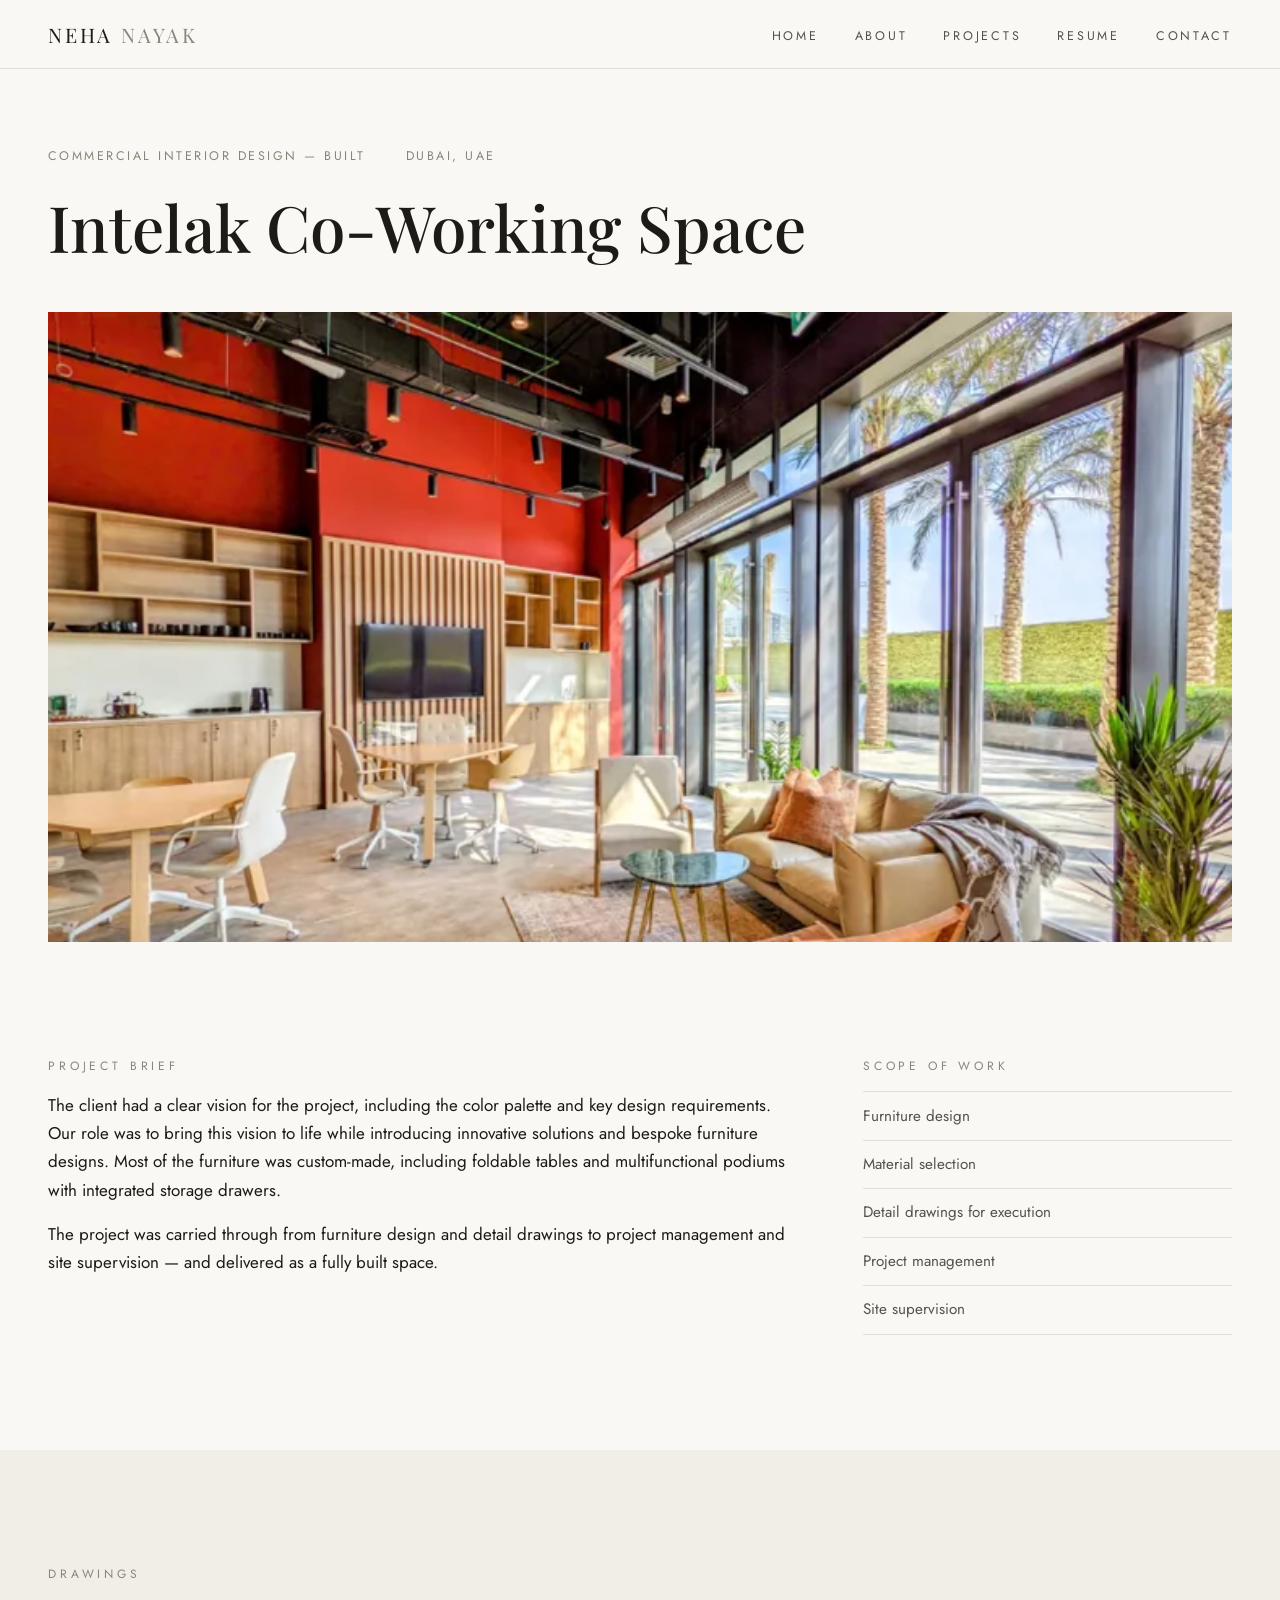
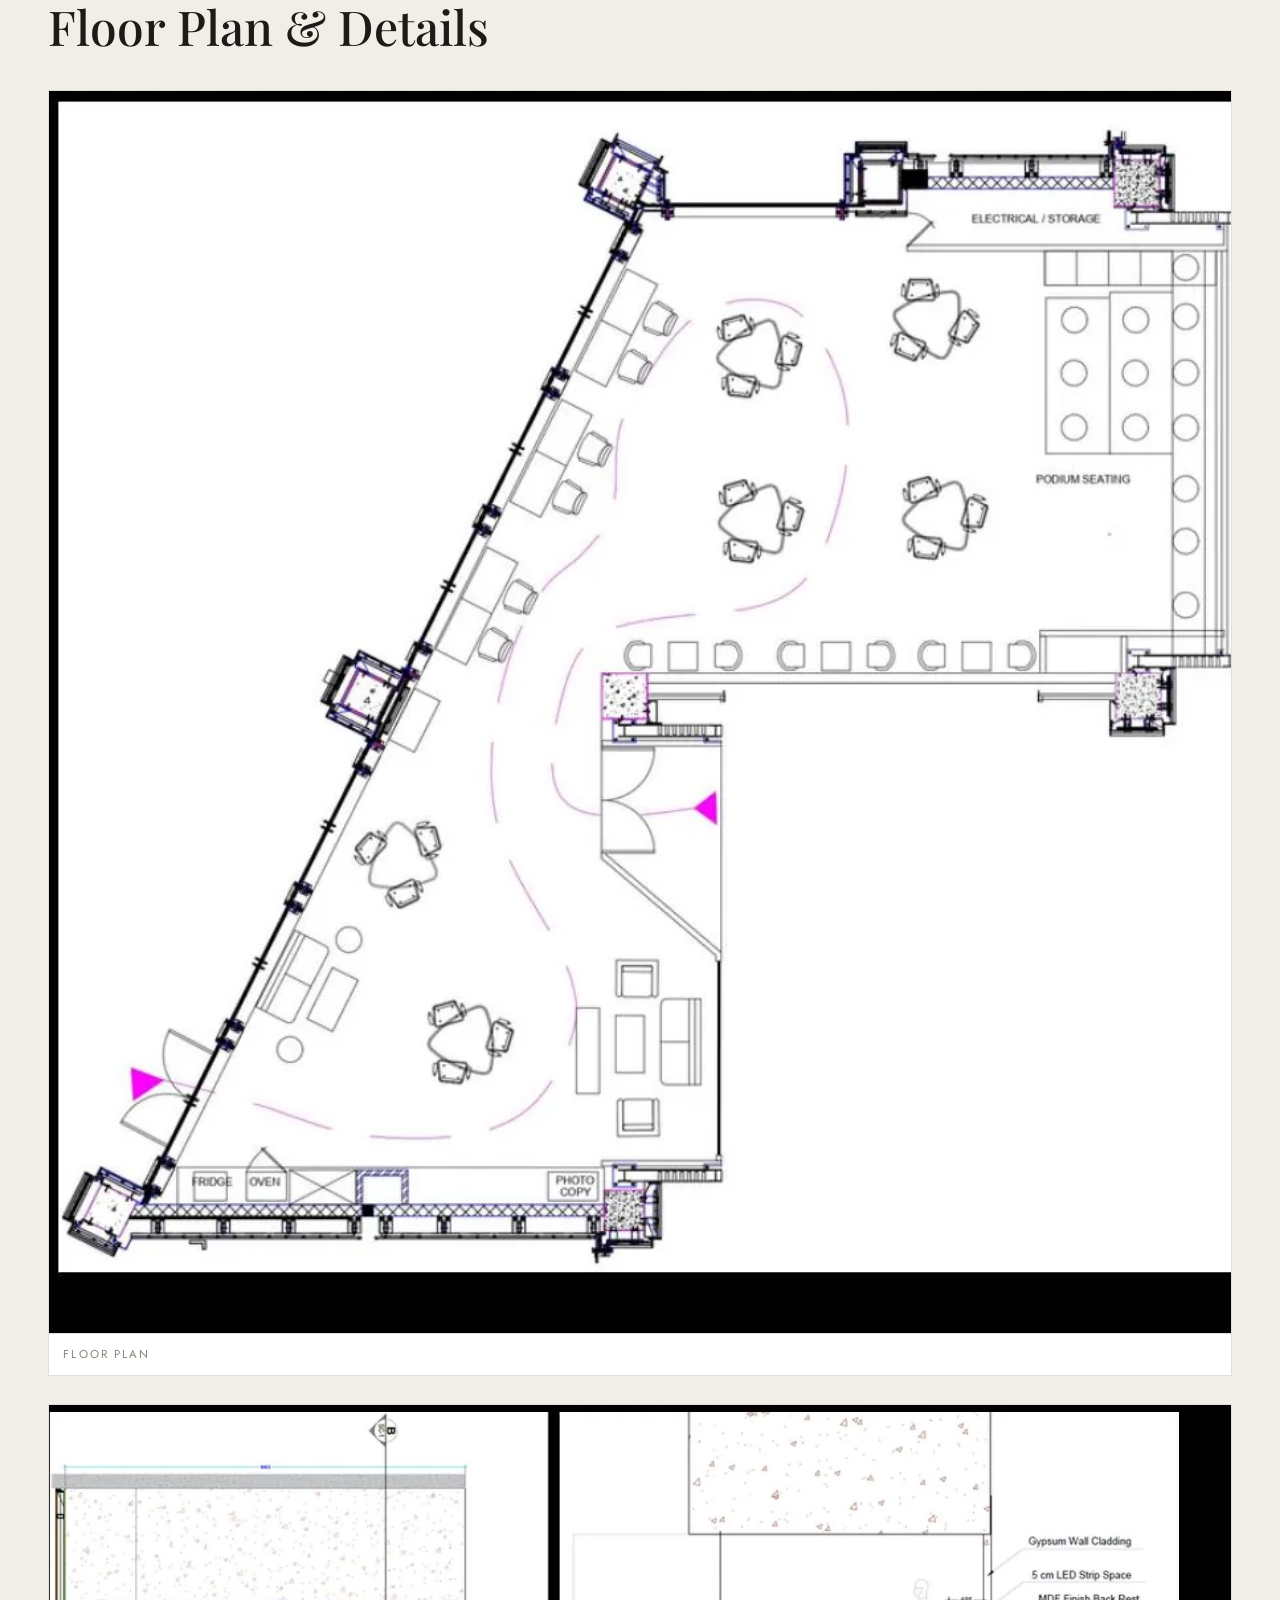
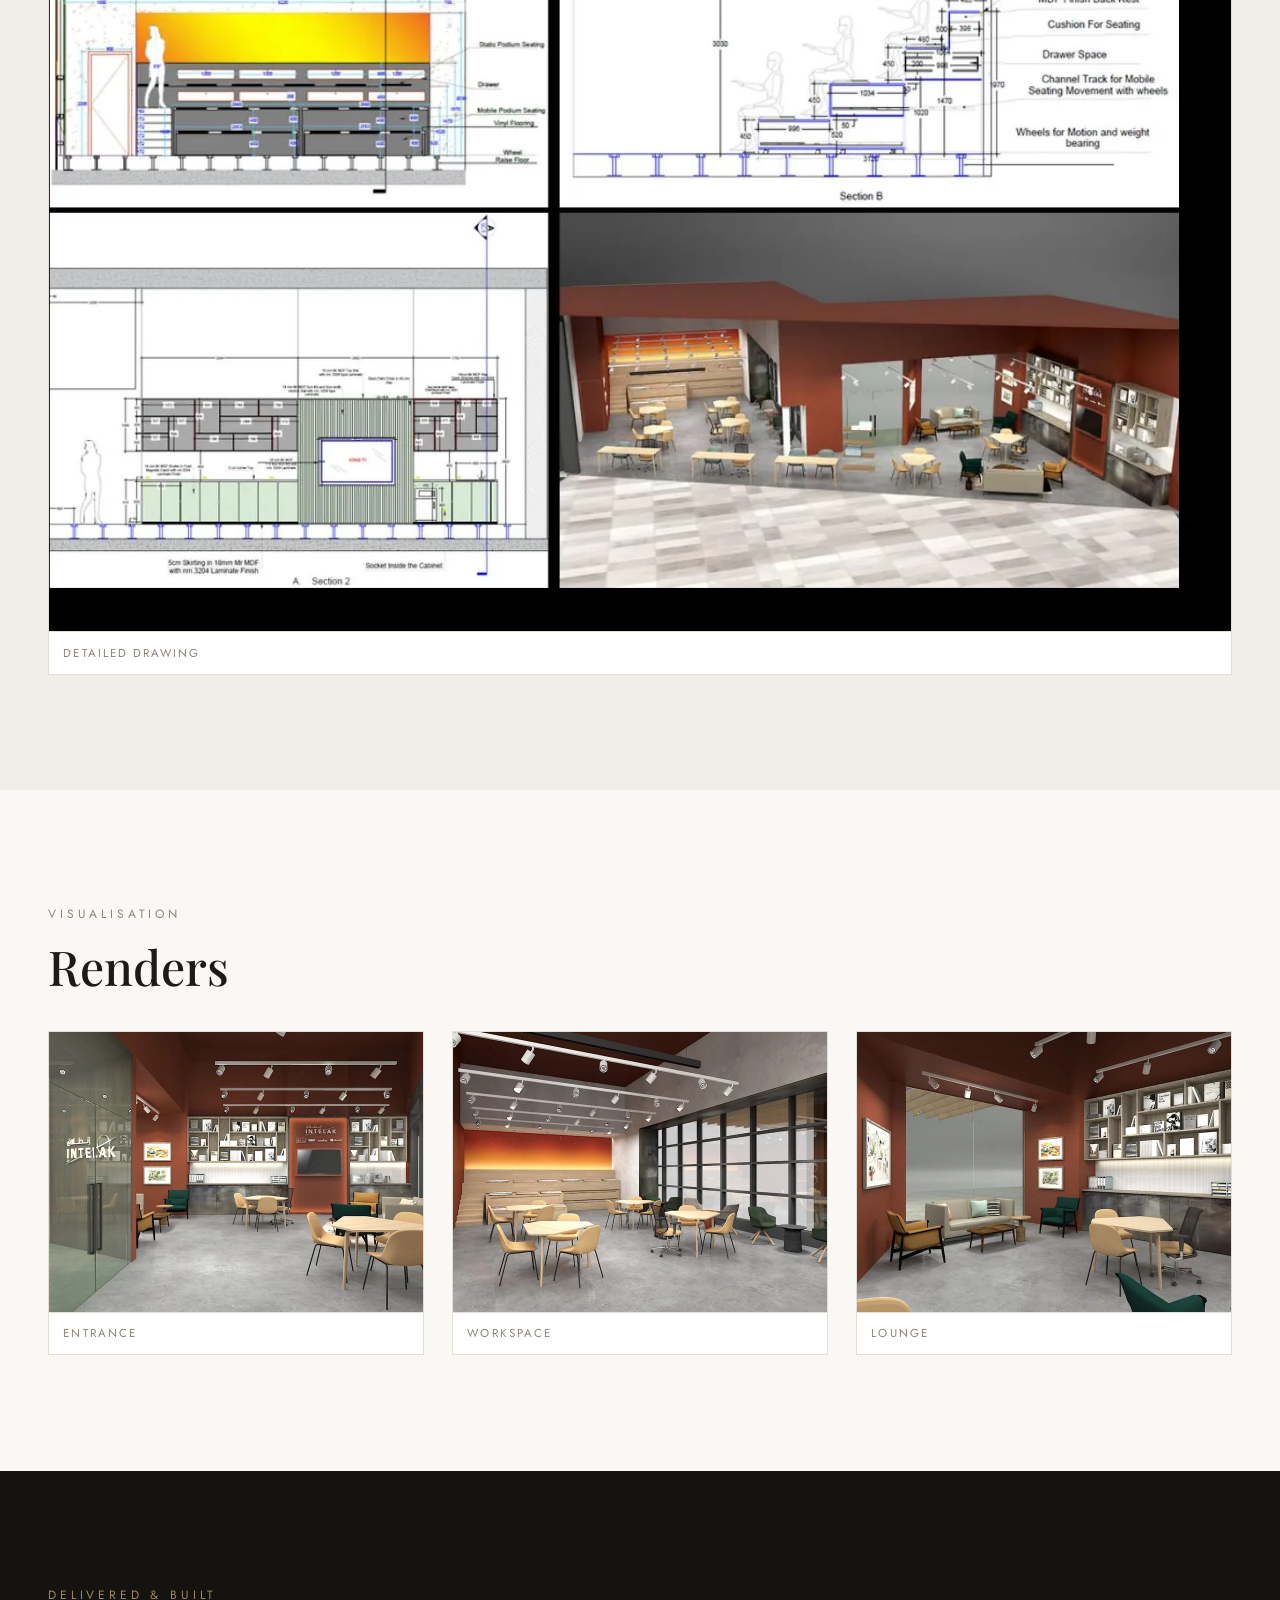
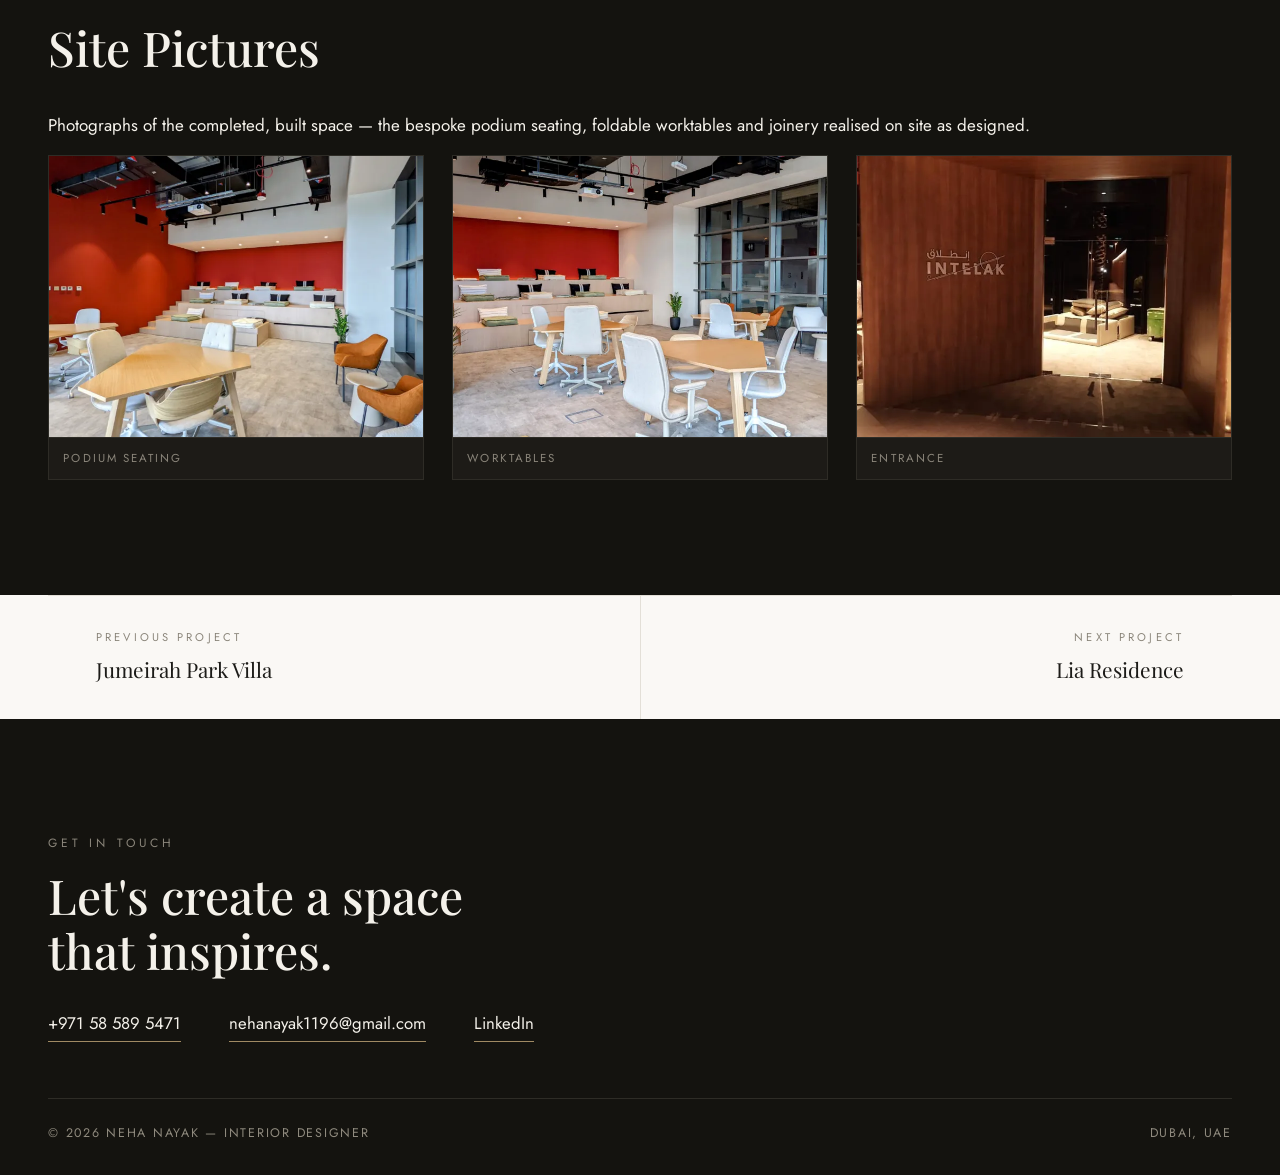
<file: projects/intelak-coworking.html>
<!DOCTYPE html>
<html lang="en">
<head>
  <meta charset="UTF-8">
  <meta name="viewport" content="width=device-width, initial-scale=1">
  <title>Intelak Co-Working Space — Neha Nayak</title>
  <meta name="description" content="Commercial interior design for the Intelak Co-Working Space in Dubai — bespoke furniture, detail drawings and site supervision through to a fully built space.">
  <meta name="author" content="Neha Nayak">
  <meta name="robots" content="index, follow">
  <meta name="theme-color" content="#faf8f5">
  <link rel="canonical" href="https://krshivam25.github.io/design-portfolio/projects/intelak-coworking.html">
  <meta property="og:type" content="article">
  <meta property="og:site_name" content="Neha Nayak — Interior Designer">
  <meta property="og:title" content="Intelak Co-Working Space — Neha Nayak">
  <meta property="og:description" content="Commercial interior design for the Intelak Co-Working Space in Dubai — bespoke furniture, detail drawings and site supervision through to a fully built space.">
  <meta property="og:url" content="https://krshivam25.github.io/design-portfolio/projects/intelak-coworking.html">
  <meta property="og:image" content="https://krshivam25.github.io/design-portfolio/assets/img/intelak-coworking/site-lounge.webp">
  <meta name="twitter:card" content="summary_large_image">
  <meta name="twitter:title" content="Intelak Co-Working Space — Neha Nayak">
  <meta name="twitter:description" content="Commercial interior design for the Intelak Co-Working Space in Dubai — bespoke furniture, detail drawings and site supervision through to a fully built space.">
  <meta name="twitter:image" content="https://krshivam25.github.io/design-portfolio/assets/img/intelak-coworking/site-lounge.webp">
  <link rel="preconnect" href="https://fonts.googleapis.com">
  <link rel="preconnect" href="https://fonts.gstatic.com" crossorigin>
  <link href="https://fonts.googleapis.com/css2?family=Playfair+Display:ital,wght@0,400;0,500;0,600;1,400&family=Jost:wght@300;400;500&display=swap" rel="stylesheet">
  <link rel="stylesheet" href="../css/style.css">
</head>
<body>
<header class="site-header">
  <div class="container">
    <a class="brand" href="../index.html">Neha <span>Nayak</span></a>
    <button class="nav-toggle" aria-label="Menu" aria-expanded="false" aria-controls="nav">
      <span></span><span></span><span></span>
    </button>
    <nav class="site-nav" id="nav">
      <ul>
        <li><a href="../index.html">Home</a></li>
        <li><a href="../index.html#about">About</a></li>
        <li><a href="../index.html#projects">Projects</a></li>
        <li><a href="../assets/neha-nayak-resume.pdf" target="_blank" rel="noopener">Resume</a></li>
        <li><a href="../index.html#contact">Contact</a></li>
      </ul>
    </nav>
  </div>
</header>

<main>
  <section class="project-hero container">
    <div class="meta"><span>Commercial Interior Design — Built</span><span>Dubai, UAE</span></div>
    <h1>Intelak Co-Working Space</h1>
    <div class="banner reveal"><img src="../assets/img/intelak-coworking/site-lounge.webp" alt="Site photo of the completed lounge at the Intelak co-working space"></div>
  </section>

  <section class="section">
    <div class="container split">
      <div class="reveal">
        <span class="eyebrow">Project Brief</span>
        <p>The client had a clear vision for the project, including the color palette and key design requirements. Our role was to bring this vision to life while introducing innovative solutions and bespoke furniture designs. Most of the furniture was custom-made, including foldable tables and multifunctional podiums with integrated storage drawers.</p>
        <p>The project was carried through from furniture design and detail drawings to project management and site supervision — and delivered as a fully built space.</p>
      </div>
      <div class="reveal">
        <span class="eyebrow">Scope of Work</span>
        <ul class="scope-list">
          <li>Furniture design</li>
          <li>Material selection</li>
          <li>Detail drawings for execution</li>
          <li>Project management</li>
          <li>Site supervision</li>
        </ul>
      </div>
    </div>
  </section>

  <section class="section section--alt">
    <div class="container">
      <span class="eyebrow">Drawings</span>
      <h2 class="section-title">Floor Plan &amp; Details</h2>
      <div class="gallery gallery--full gallery--natural reveal">
        <figure><img src="../assets/img/intelak-coworking/floor-plan.webp" alt="Furniture layout floor plan of the angular co-working space" loading="lazy"><figcaption>Floor Plan</figcaption></figure>
        <figure><img src="../assets/img/intelak-coworking/detail-drawings.webp" alt="Execution detail drawings — podium seating sections and joinery wall section" loading="lazy"><figcaption>Detailed Drawing</figcaption></figure>
      </div>
    </div>
  </section>

  <section class="section">
    <div class="container">
      <span class="eyebrow">Visualisation</span>
      <h2 class="section-title">Renders</h2>
      <div class="gallery reveal">
        <figure><img src="../assets/img/intelak-coworking/render-entrance.webp" alt="Design render of the co-working space entrance" loading="lazy"><figcaption>Entrance</figcaption></figure>
        <figure><img src="../assets/img/intelak-coworking/render-workspace.webp" alt="Design render of the open workspace with custom worktables" loading="lazy"><figcaption>Workspace</figcaption></figure>
        <figure><img src="../assets/img/intelak-coworking/render-lounge.webp" alt="Design render of the lounge area" loading="lazy"><figcaption>Lounge</figcaption></figure>
      </div>
    </div>
  </section>

  <section class="section section--dark">
    <div class="container">
      <span class="eyebrow">Delivered &amp; Built</span>
      <h2 class="section-title">Site Pictures</h2>
      <p class="reveal">Photographs of the completed, built space — the bespoke podium seating, foldable worktables and joinery realised on site as designed.</p>
      <div class="gallery reveal">
        <figure><img src="../assets/img/intelak-coworking/site-podium-seating.webp" alt="Site photo of the built multifunctional podium seating with integrated storage drawers" loading="lazy"><figcaption>Podium Seating</figcaption></figure>
        <figure><img src="../assets/img/intelak-coworking/site-worktables.webp" alt="Site photo of the custom foldable worktables in the built space" loading="lazy"><figcaption>Worktables</figcaption></figure>
        <figure><img src="../assets/img/intelak-coworking/site-entrance.webp" alt="Site photo of the completed entrance area" loading="lazy"><figcaption>Entrance</figcaption></figure>
      </div>
    </div>
  </section>
</main>

<nav class="project-pager container" aria-label="More projects">
  <a class="prev" href="jumeirah-park-villa.html"><span class="label">Previous Project</span><span class="title">Jumeirah Park Villa</span></a>
  <a class="next" href="lia-residence.html"><span class="label">Next Project</span><span class="title">Lia Residence</span></a>
</nav>

<footer class="site-footer" id="contact">
  <div class="container">
    <span class="eyebrow">Get in touch</span>
    <h2>Let's create a space<br>that inspires.</h2>
    <div class="footer-contact">
      <a href="tel:+971585895471">+971 58 589 5471</a>
      <a href="mailto:nehanayak1196@gmail.com">nehanayak1196@gmail.com</a>
      <a href="https://www.linkedin.com/in/neha-nayak-b658331b1/" target="_blank" rel="noopener">LinkedIn</a>
    </div>
    <div class="footer-base">
      <span>&copy; <span data-year></span> Neha Nayak — Interior Designer</span>
      <span>Dubai, UAE</span>
    </div>
  </div>
</footer>
<script src="../js/main.js"></script>
</body>
</html>
</file>
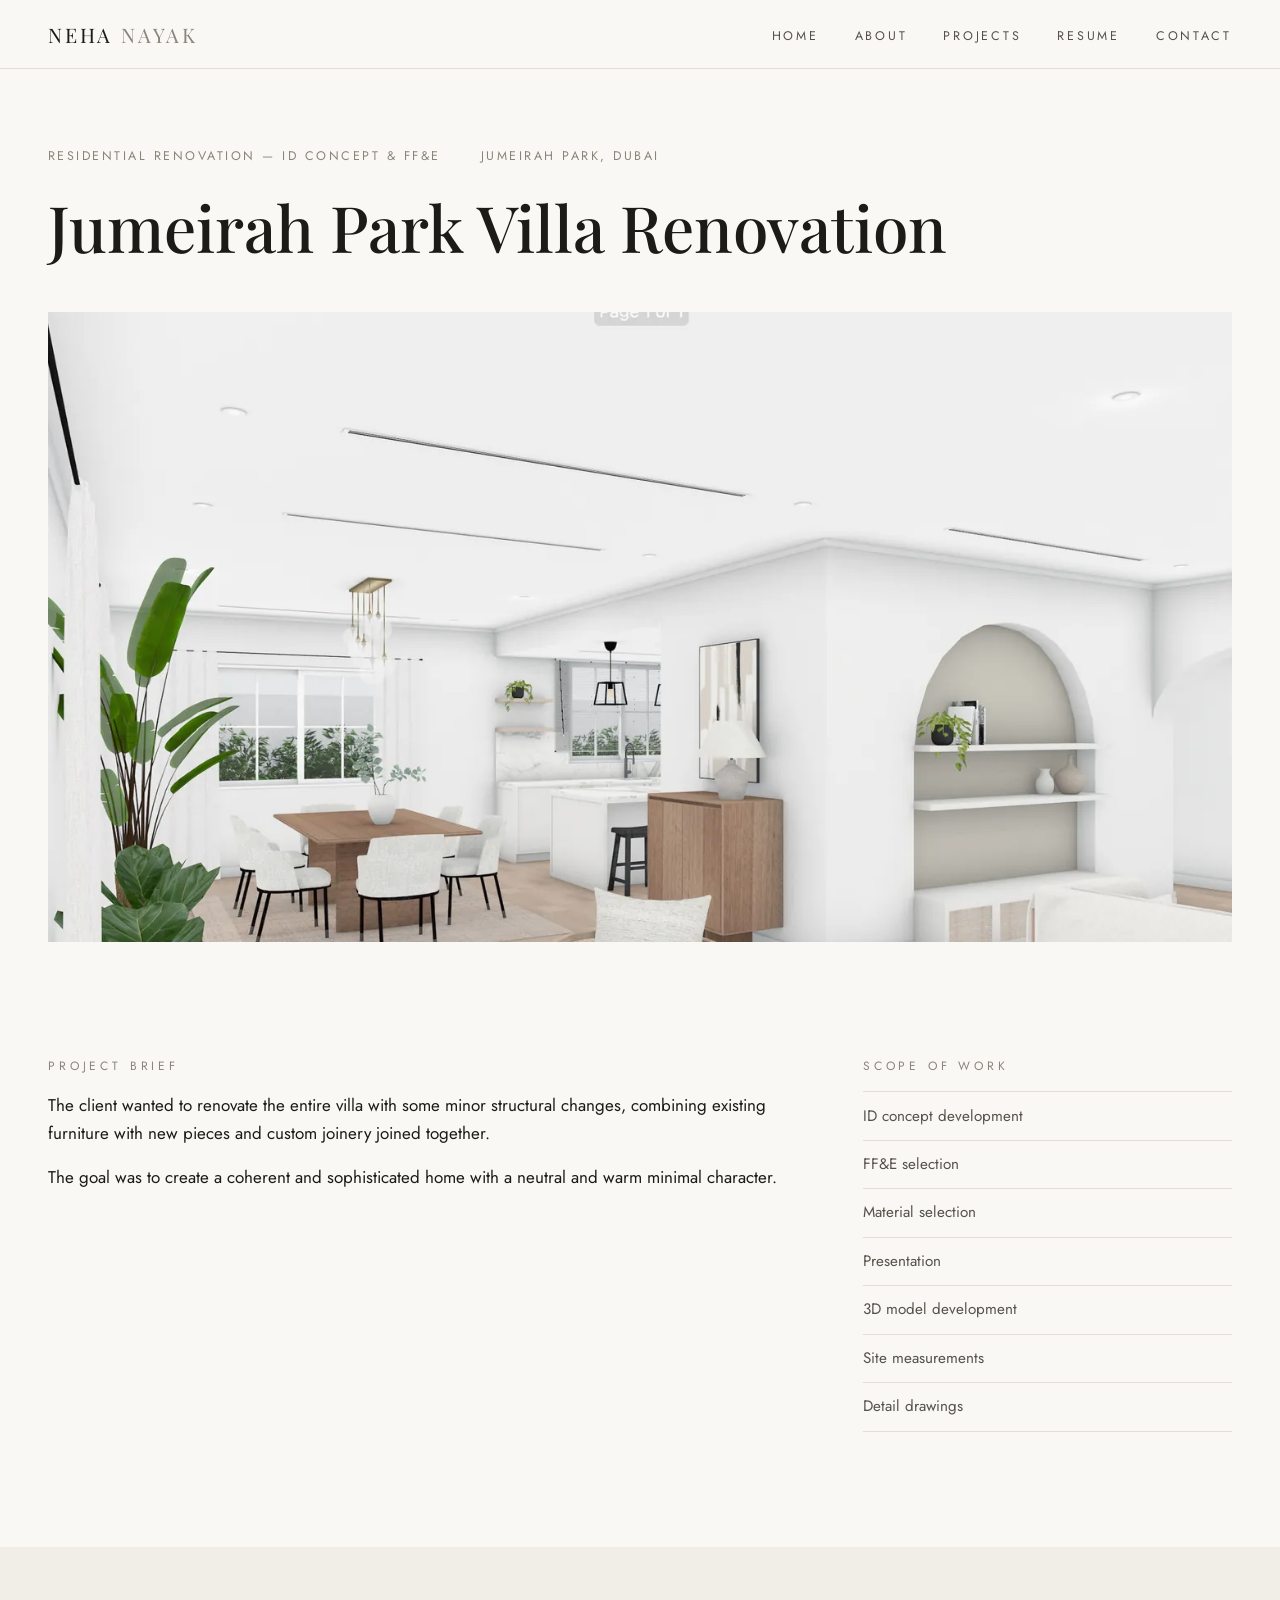
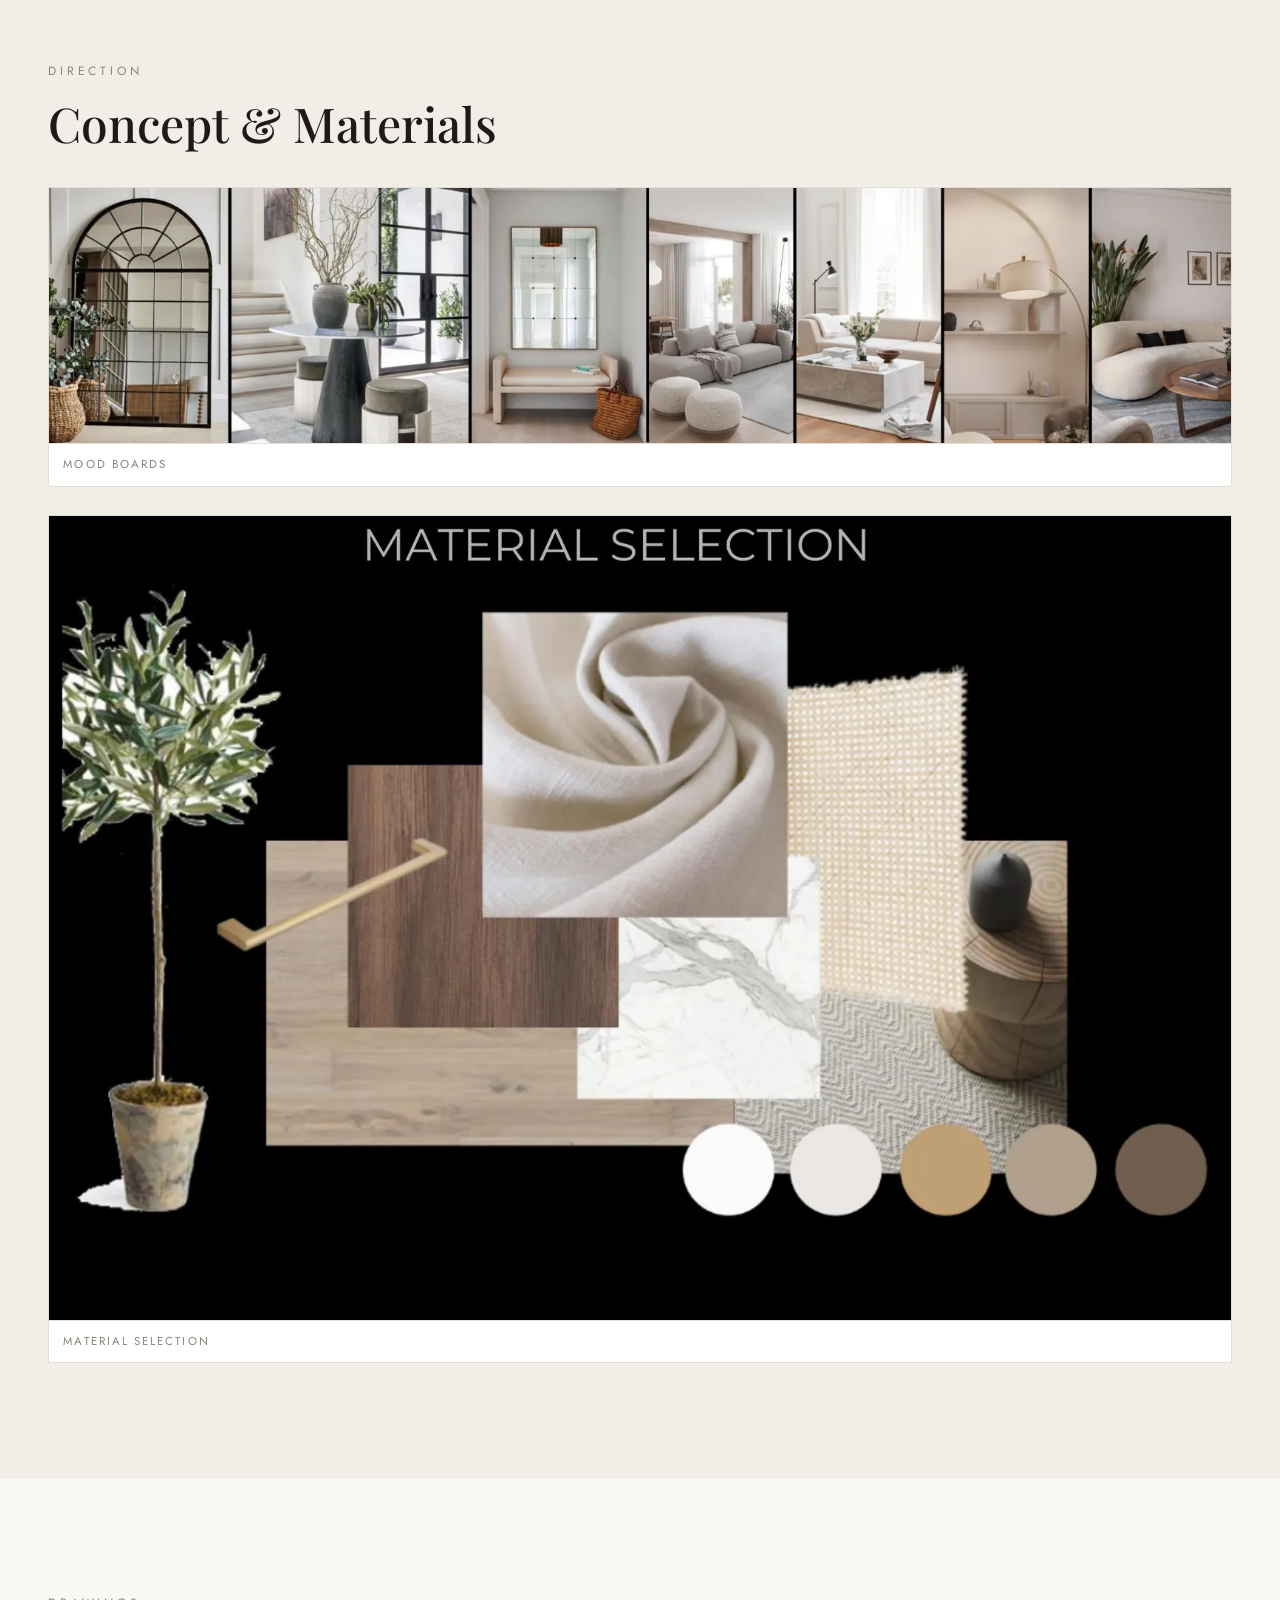
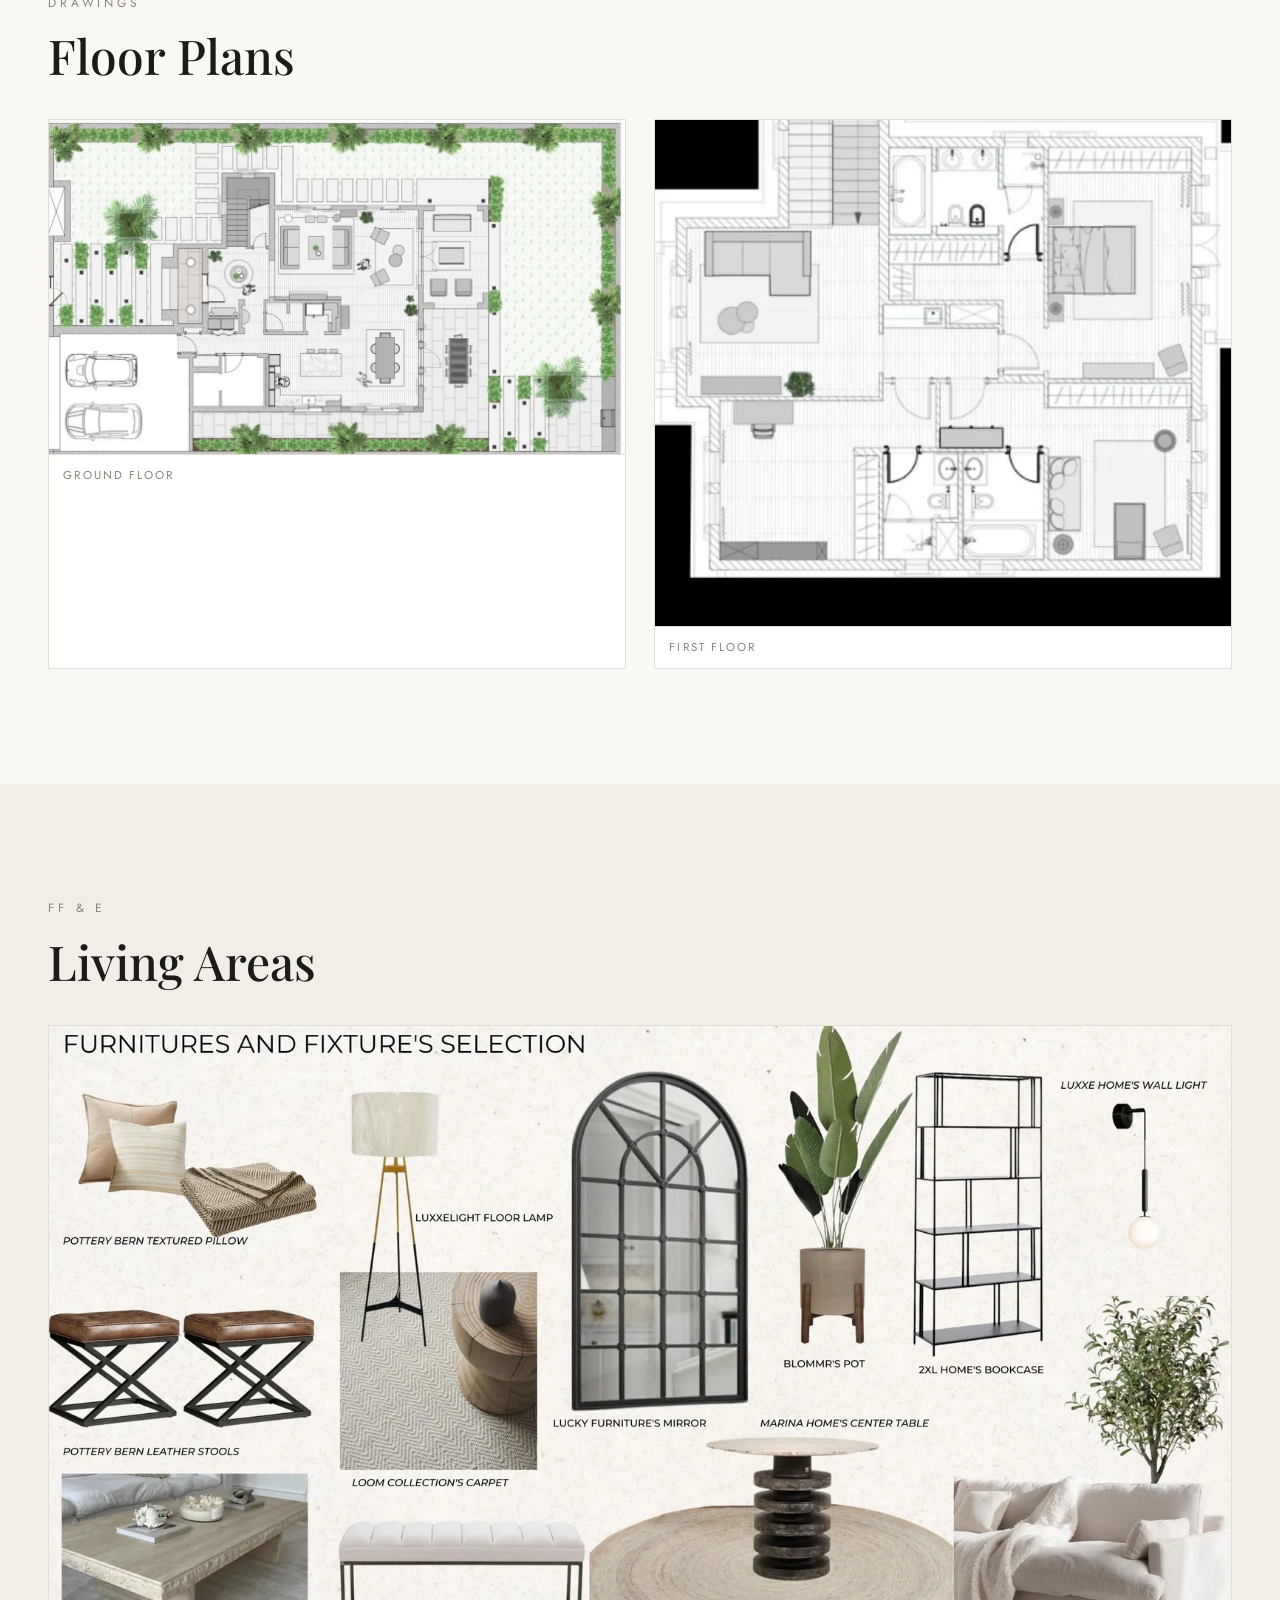
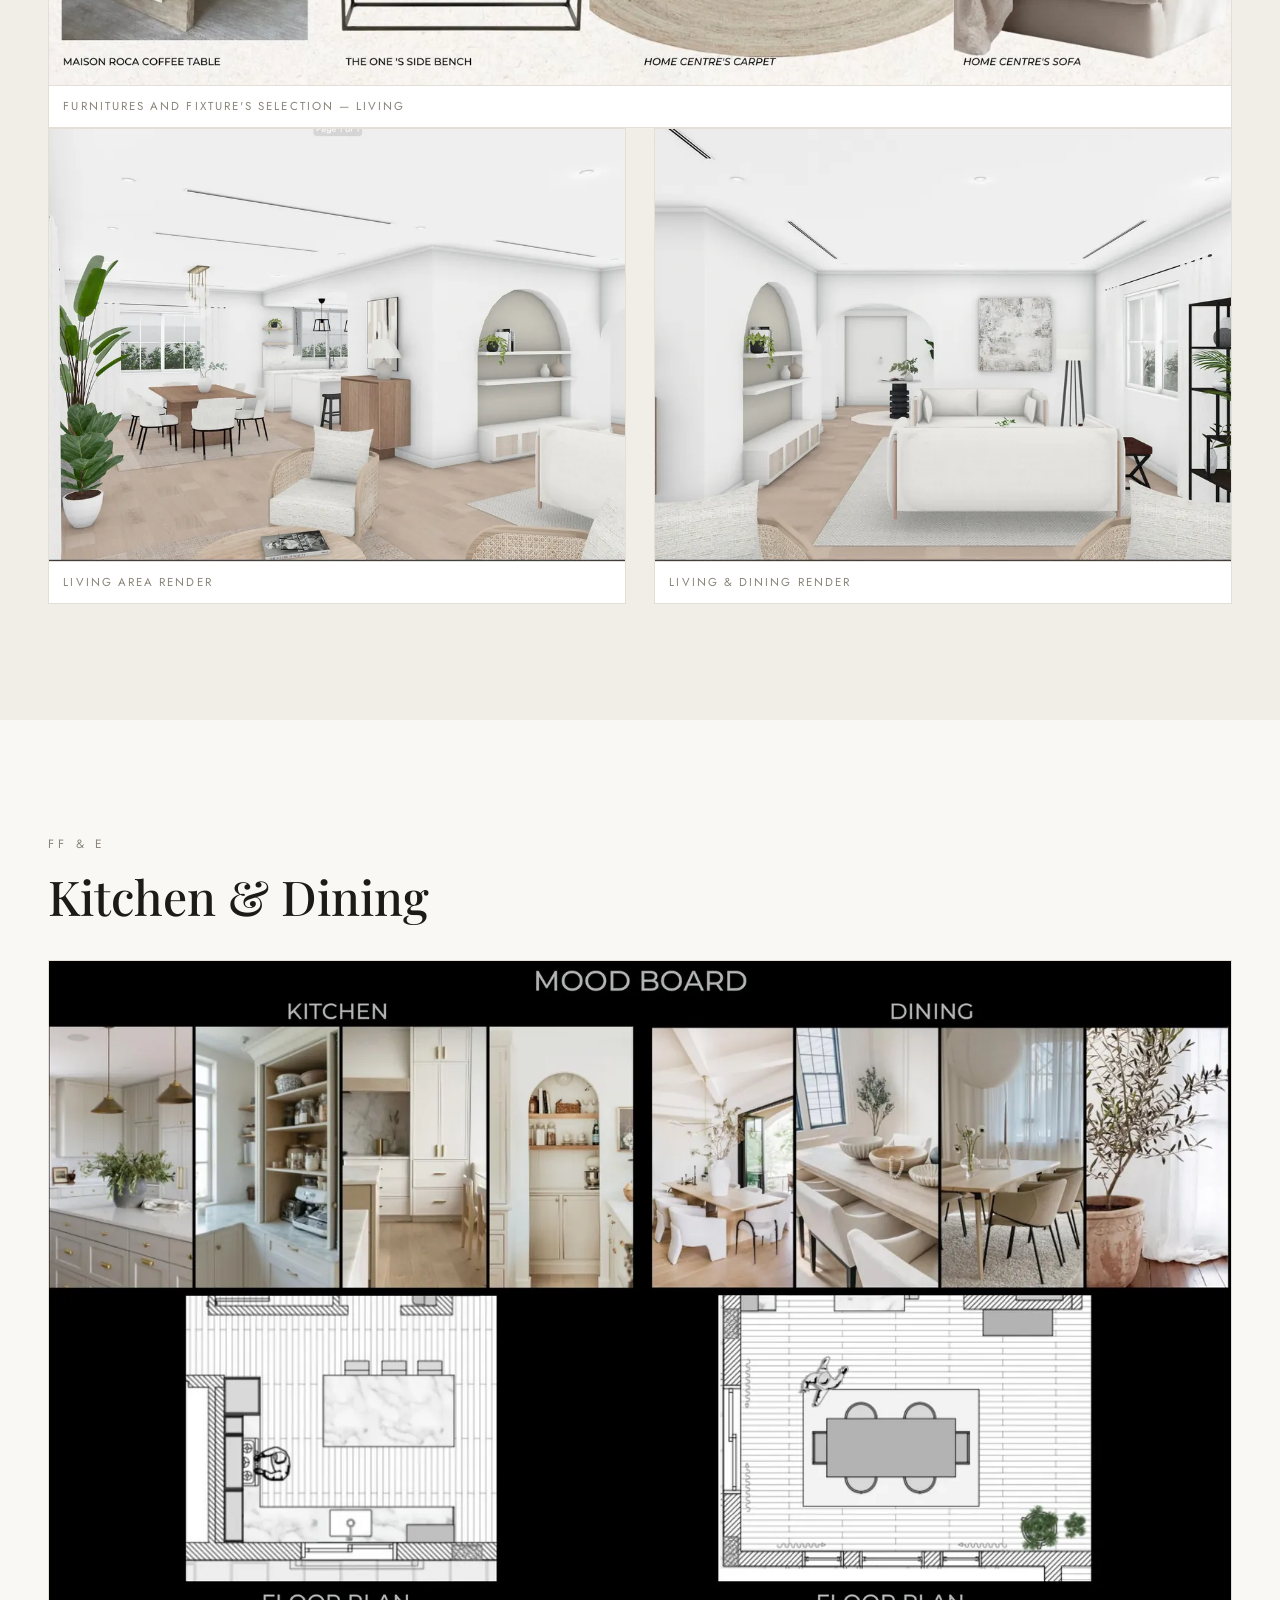
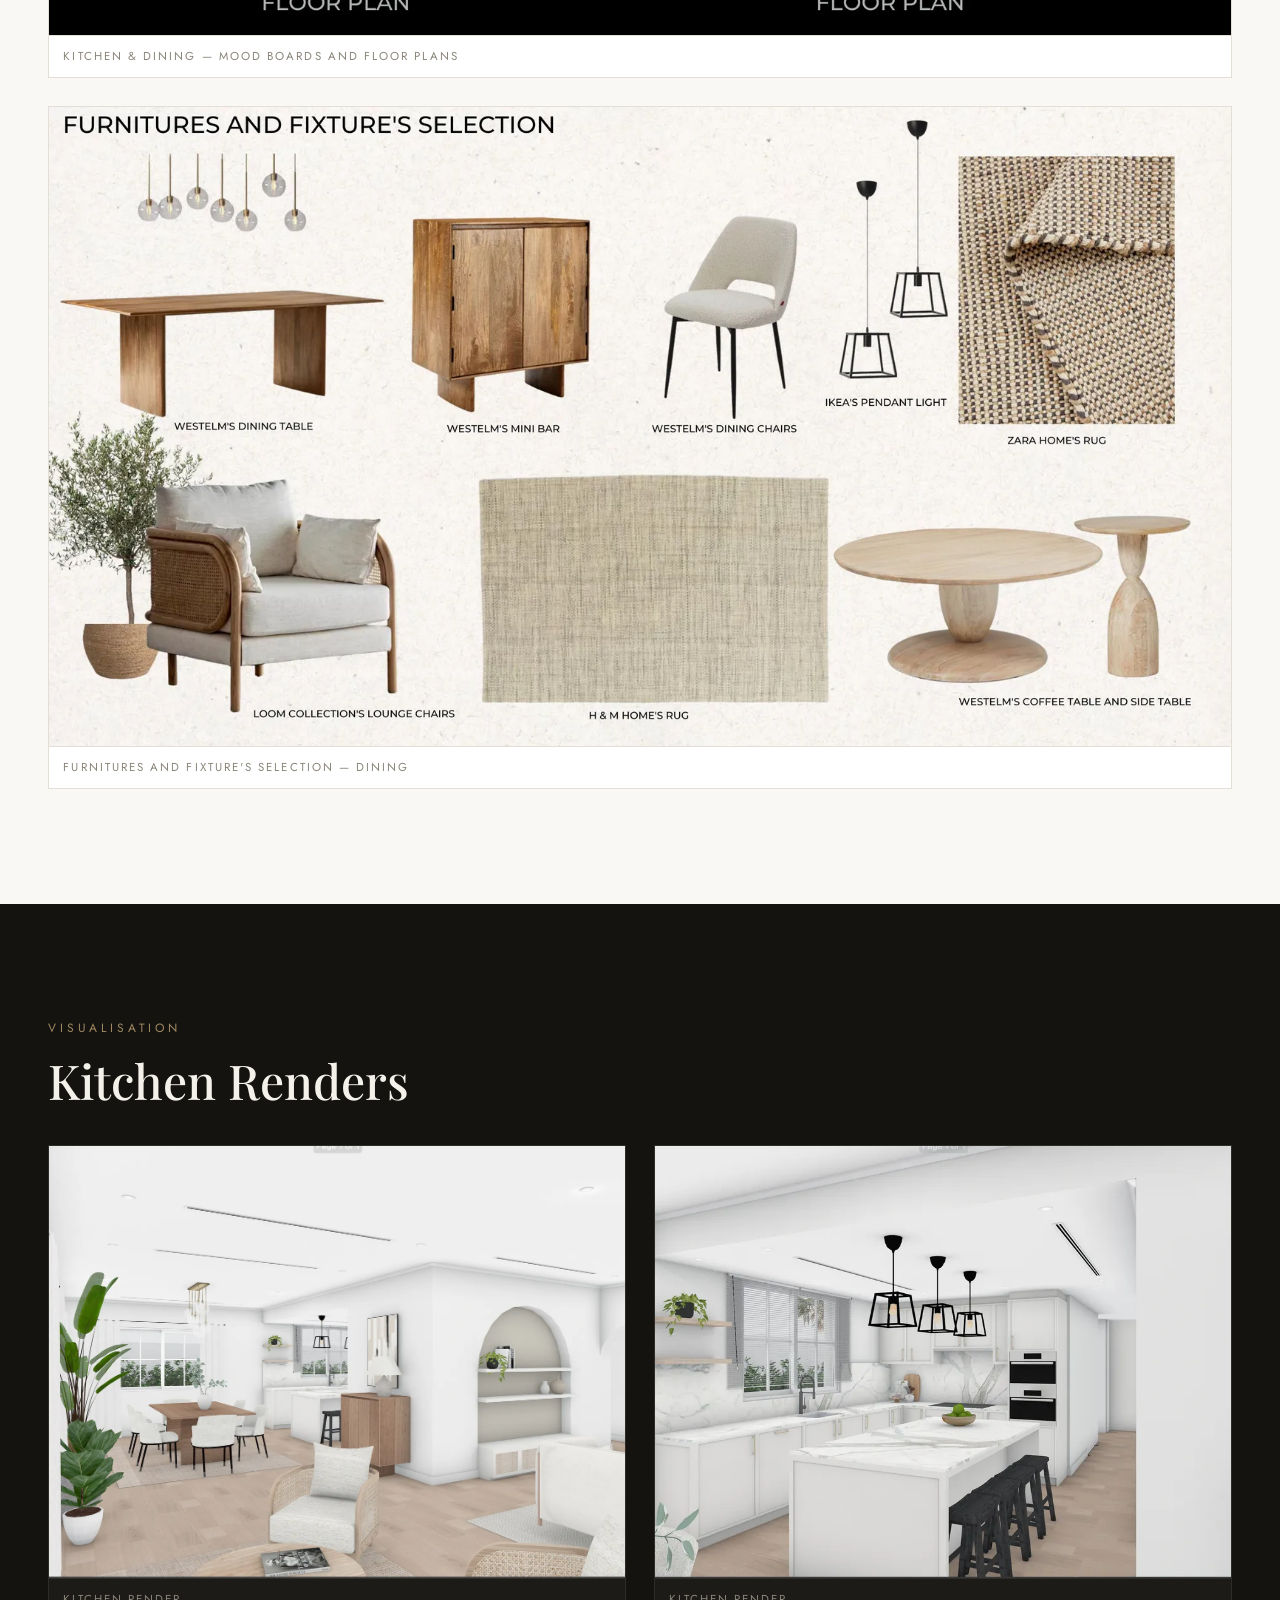
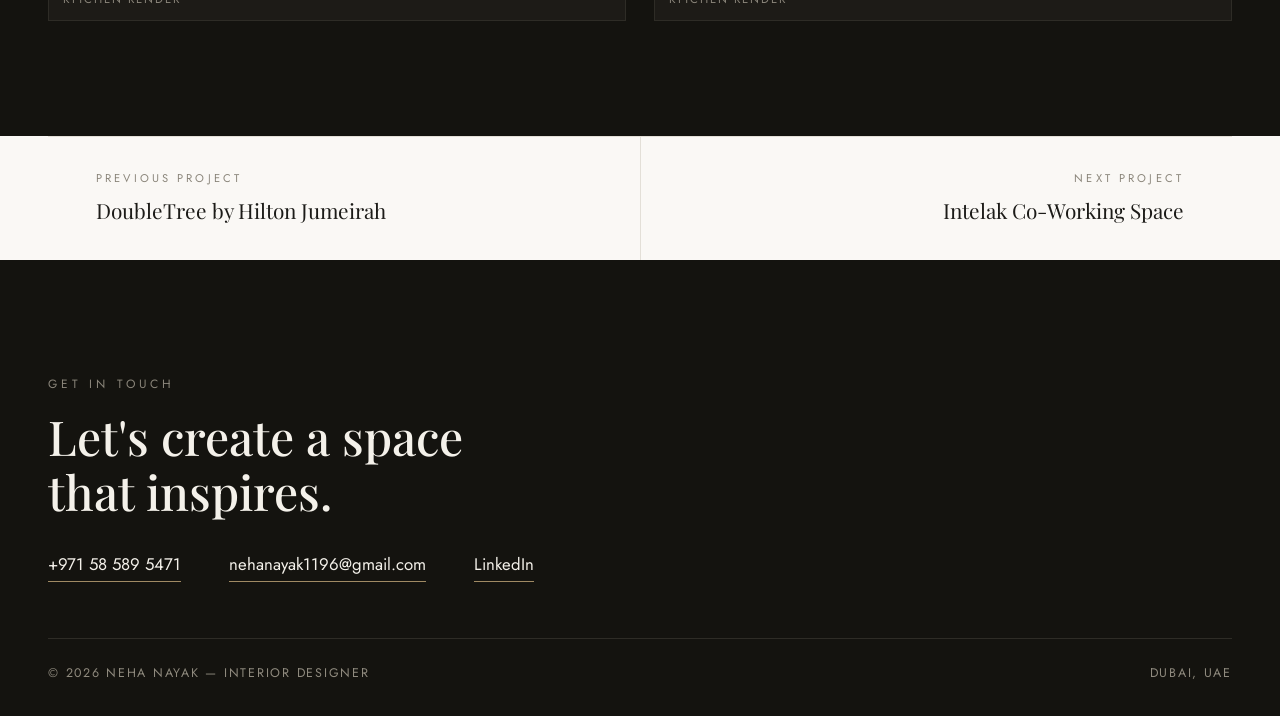
<file: projects/jumeirah-park-villa.html>
<!DOCTYPE html>
<html lang="en">
<head>
  <meta charset="UTF-8">
  <meta name="viewport" content="width=device-width, initial-scale=1">
  <title>Jumeirah Park Villa Renovation — Neha Nayak</title>
  <meta name="description" content="Full villa renovation in Jumeirah Park, Dubai — ID concept, FF&amp;E and material selection, 3D modelling and detail drawings for a warm, neutral minimal home.">
  <meta name="author" content="Neha Nayak">
  <meta name="robots" content="index, follow">
  <meta name="theme-color" content="#faf8f5">
  <link rel="canonical" href="https://krshivam25.github.io/design-portfolio/projects/jumeirah-park-villa.html">
  <meta property="og:type" content="article">
  <meta property="og:site_name" content="Neha Nayak — Interior Designer">
  <meta property="og:title" content="Jumeirah Park Villa Renovation — Neha Nayak">
  <meta property="og:description" content="Full villa renovation in Jumeirah Park, Dubai — ID concept, FF&amp;E and material selection, 3D modelling and detail drawings for a warm, neutral minimal home.">
  <meta property="og:url" content="https://krshivam25.github.io/design-portfolio/projects/jumeirah-park-villa.html">
  <meta property="og:image" content="https://krshivam25.github.io/design-portfolio/assets/img/jumeirah-park-villa/dining-render.webp">
  <meta name="twitter:card" content="summary_large_image">
  <meta name="twitter:title" content="Jumeirah Park Villa Renovation — Neha Nayak">
  <meta name="twitter:description" content="Full villa renovation in Jumeirah Park, Dubai — ID concept, FF&amp;E and material selection, 3D modelling and detail drawings for a warm, neutral minimal home.">
  <meta name="twitter:image" content="https://krshivam25.github.io/design-portfolio/assets/img/jumeirah-park-villa/dining-render.webp">
  <link rel="preconnect" href="https://fonts.googleapis.com">
  <link rel="preconnect" href="https://fonts.gstatic.com" crossorigin>
  <link href="https://fonts.googleapis.com/css2?family=Playfair+Display:ital,wght@0,400;0,500;0,600;1,400&family=Jost:wght@300;400;500&display=swap" rel="stylesheet">
  <link rel="stylesheet" href="../css/style.css">
</head>
<body>

<header class="site-header">
  <div class="container">
    <a class="brand" href="../index.html">Neha <span>Nayak</span></a>
    <button class="nav-toggle" aria-label="Menu" aria-expanded="false" aria-controls="nav">
      <span></span><span></span><span></span>
    </button>
    <nav class="site-nav" id="nav">
      <ul>
        <li><a href="../index.html">Home</a></li>
        <li><a href="../index.html#about">About</a></li>
        <li><a href="../index.html#projects">Projects</a></li>
        <li><a href="../assets/neha-nayak-resume.pdf" target="_blank" rel="noopener">Resume</a></li>
        <li><a href="../index.html#contact">Contact</a></li>
      </ul>
    </nav>
  </div>
</header>

<main>
  <section class="project-hero container">
    <div class="meta"><span>Residential Renovation — ID Concept &amp; FF&amp;E</span><span>Jumeirah Park, Dubai</span></div>
    <h1>Jumeirah Park Villa Renovation</h1>
    <div class="banner reveal"><img src="../assets/img/jumeirah-park-villa/dining-render.webp" alt="Render of the renovated dining room with a warm, neutral minimal palette"></div>
  </section>

  <section class="section">
    <div class="container split">
      <div class="reveal">
        <span class="eyebrow">Project Brief</span>
        <p>The client wanted to renovate the entire villa with some minor structural changes, combining existing furniture with new pieces and custom joinery joined together.</p>
        <p>The goal was to create a coherent and sophisticated home with a neutral and warm minimal character.</p>
      </div>
      <div class="reveal">
        <span class="eyebrow">Scope of Work</span>
        <ul class="scope-list">
          <li>ID concept development</li>
          <li>FF&amp;E selection</li>
          <li>Material selection</li>
          <li>Presentation</li>
          <li>3D model development</li>
          <li>Site measurements</li>
          <li>Detail drawings</li>
        </ul>
      </div>
    </div>
  </section>

  <section class="section section--alt">
    <div class="container">
      <span class="eyebrow">Direction</span>
      <h2 class="section-title">Concept &amp; Materials</h2>
      <div class="gallery gallery--full gallery--natural reveal">
        <figure><img src="../assets/img/jumeirah-park-villa/moodboard.webp" alt="Concept mood board of warm minimal interiors in neutral tones" loading="lazy"><figcaption>Mood Boards</figcaption></figure>
        <figure><img src="../assets/img/jumeirah-park-villa/material-selection.webp" alt="Material selection board with oak, walnut, linen, cane, marble and brass finishes" loading="lazy"><figcaption>Material Selection</figcaption></figure>
      </div>
    </div>
  </section>

  <section class="section">
    <div class="container">
      <span class="eyebrow">Drawings</span>
      <h2 class="section-title">Floor Plans</h2>
      <div class="gallery gallery--two gallery--natural reveal">
        <figure><img src="../assets/img/jumeirah-park-villa/ground-floor-plan.webp" alt="Furnished ground floor plan of the villa" loading="lazy"><figcaption>Ground Floor</figcaption></figure>
        <figure><img src="../assets/img/jumeirah-park-villa/first-floor-plan.webp" alt="Furnished first floor plan of the villa" loading="lazy"><figcaption>First Floor</figcaption></figure>
      </div>
    </div>
  </section>

  <section class="section section--alt">
    <div class="container">
      <span class="eyebrow">FF &amp; E</span>
      <h2 class="section-title">Living Areas</h2>
      <div class="gallery gallery--full gallery--natural reveal">
        <figure><img src="../assets/img/jumeirah-park-villa/ffe-living-selection.webp" alt="Labelled furniture and fixture selection board for the living areas" loading="lazy"><figcaption>Furnitures and Fixture's Selection — Living</figcaption></figure>
      </div>
      <div class="gallery gallery--two reveal">
        <figure><img src="../assets/img/jumeirah-park-villa/living-render-1.webp" alt="Render of the living area with a mix of existing and new furniture" loading="lazy"><figcaption>Living Area Render</figcaption></figure>
        <figure><img src="../assets/img/jumeirah-park-villa/living-render-2.webp" alt="Render of the living and dining space in warm neutral tones" loading="lazy"><figcaption>Living &amp; Dining Render</figcaption></figure>
      </div>
    </div>
  </section>

  <section class="section">
    <div class="container">
      <span class="eyebrow">FF &amp; E</span>
      <h2 class="section-title">Kitchen &amp; Dining</h2>
      <div class="gallery gallery--full gallery--natural reveal">
        <figure><img src="../assets/img/jumeirah-park-villa/kitchen-dining-moodboard.webp" alt="Kitchen and dining mood boards paired with their floor plans" loading="lazy"><figcaption>Kitchen &amp; Dining — Mood Boards and Floor Plans</figcaption></figure>
        <figure><img src="../assets/img/jumeirah-park-villa/ffe-dining-selection.webp" alt="Labelled furniture and fixture selection board for the dining area" loading="lazy"><figcaption>Furnitures and Fixture's Selection — Dining</figcaption></figure>
      </div>
    </div>
  </section>

  <section class="section section--dark">
    <div class="container">
      <span class="eyebrow">Visualisation</span>
      <h2 class="section-title">Kitchen Renders</h2>
      <div class="gallery gallery--two reveal">
        <figure><img src="../assets/img/jumeirah-park-villa/kitchen-render-1.webp" alt="Render of the renovated kitchen with custom joinery" loading="lazy"><figcaption>Kitchen Render</figcaption></figure>
        <figure><img src="../assets/img/jumeirah-park-villa/kitchen-render-2.webp" alt="Render of the kitchen showing the neutral warm material palette" loading="lazy"><figcaption>Kitchen Render</figcaption></figure>
      </div>
    </div>
  </section>
</main>

<nav class="project-pager container" aria-label="More projects">
  <a class="prev" href="doubletree-hilton.html"><span class="label">Previous Project</span><span class="title">DoubleTree by Hilton Jumeirah</span></a>
  <a class="next" href="intelak-coworking.html"><span class="label">Next Project</span><span class="title">Intelak Co-Working Space</span></a>
</nav>

<footer class="site-footer" id="contact">
  <div class="container">
    <span class="eyebrow">Get in touch</span>
    <h2>Let's create a space<br>that inspires.</h2>
    <div class="footer-contact">
      <a href="tel:+971585895471">+971 58 589 5471</a>
      <a href="mailto:nehanayak1196@gmail.com">nehanayak1196@gmail.com</a>
      <a href="https://www.linkedin.com/in/neha-nayak-b658331b1/" target="_blank" rel="noopener">LinkedIn</a>
    </div>
    <div class="footer-base">
      <span>&copy; <span data-year></span> Neha Nayak — Interior Designer</span>
      <span>Dubai, UAE</span>
    </div>
  </div>
</footer>
<script src="../js/main.js"></script>
</body>
</html>
</file>
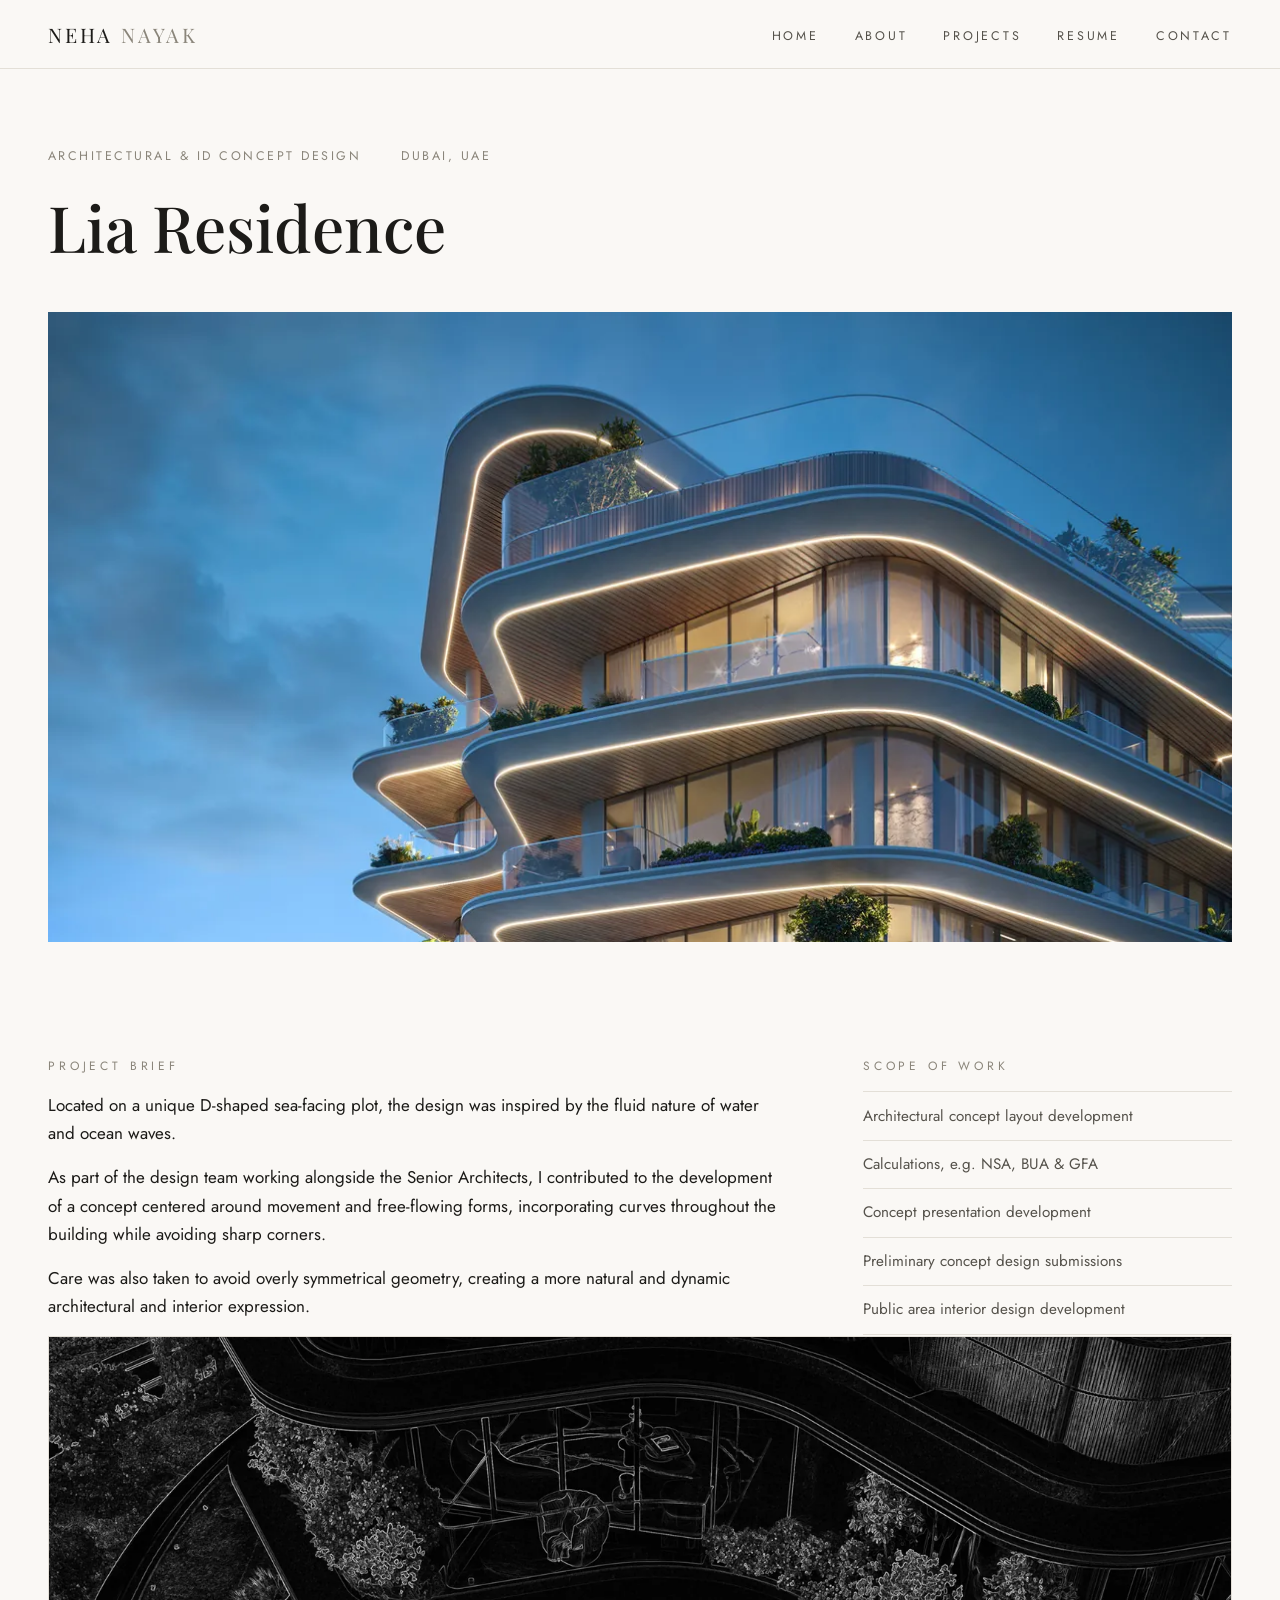
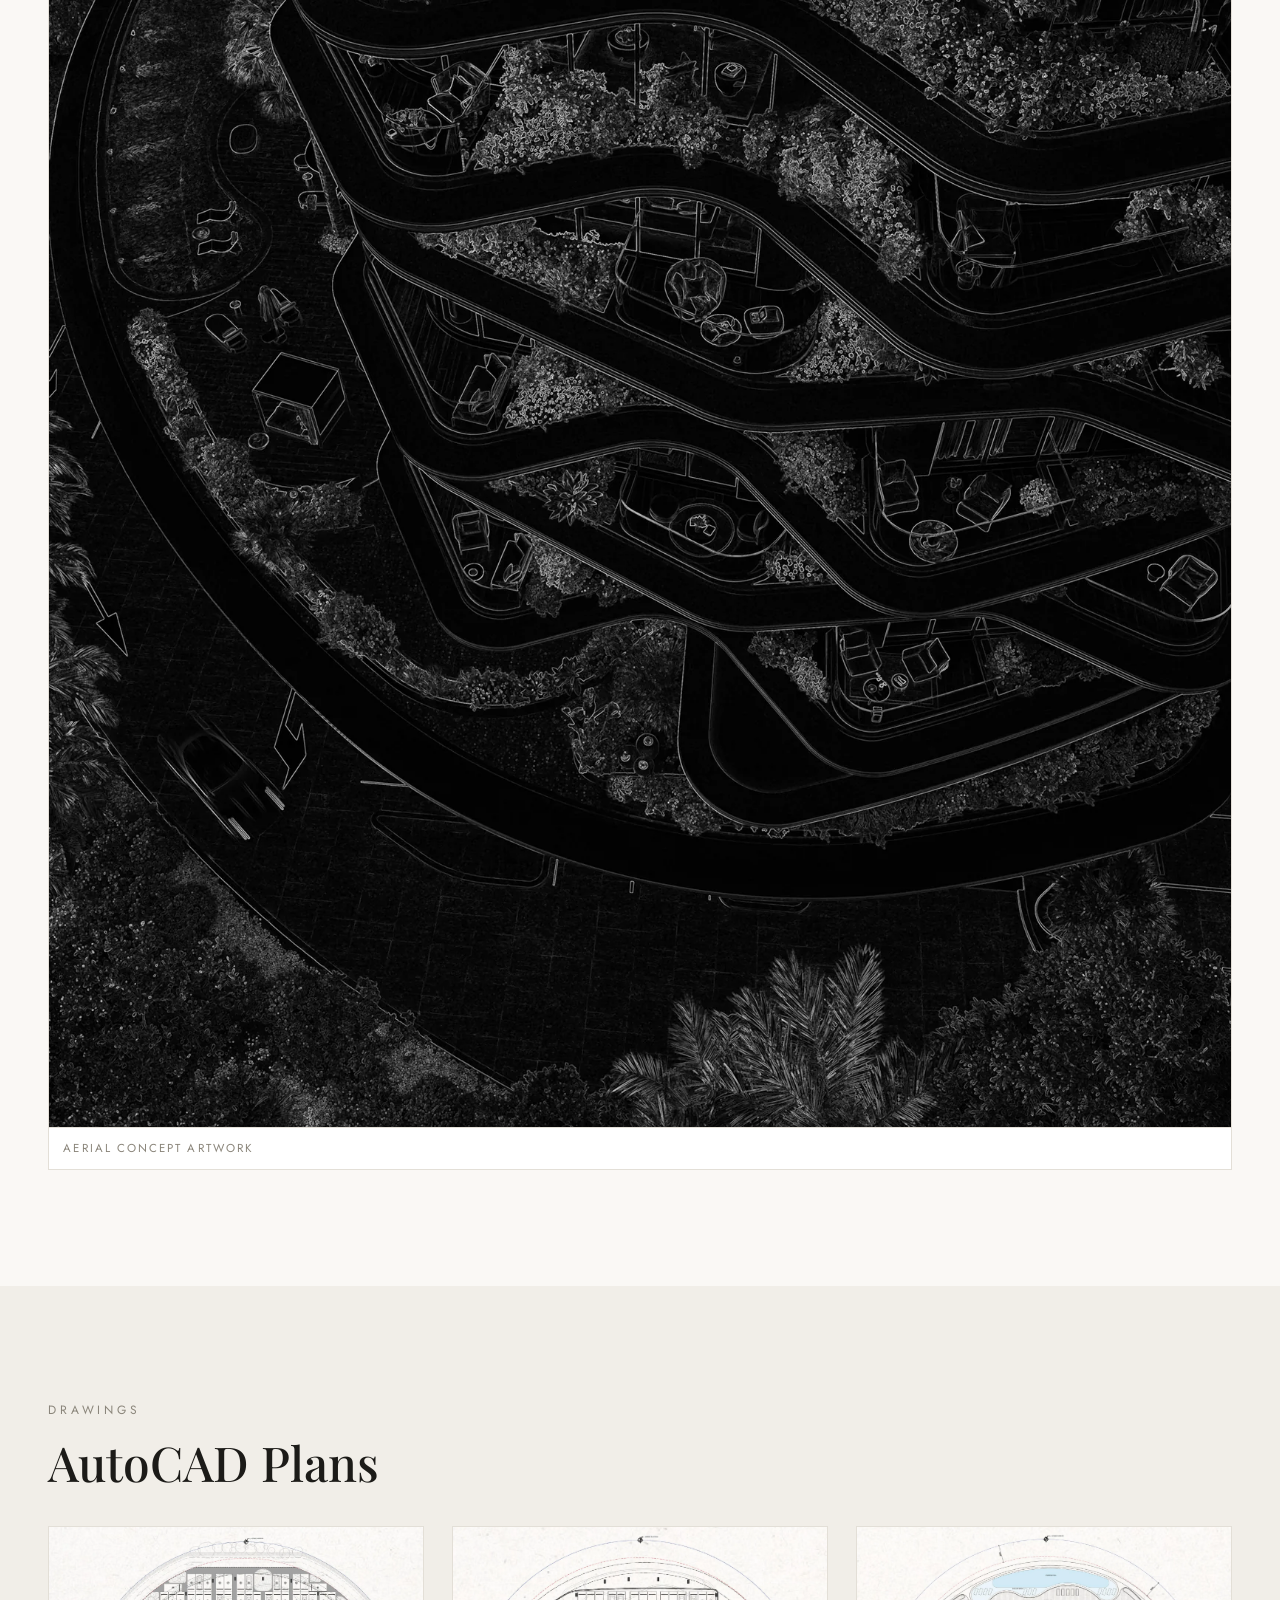
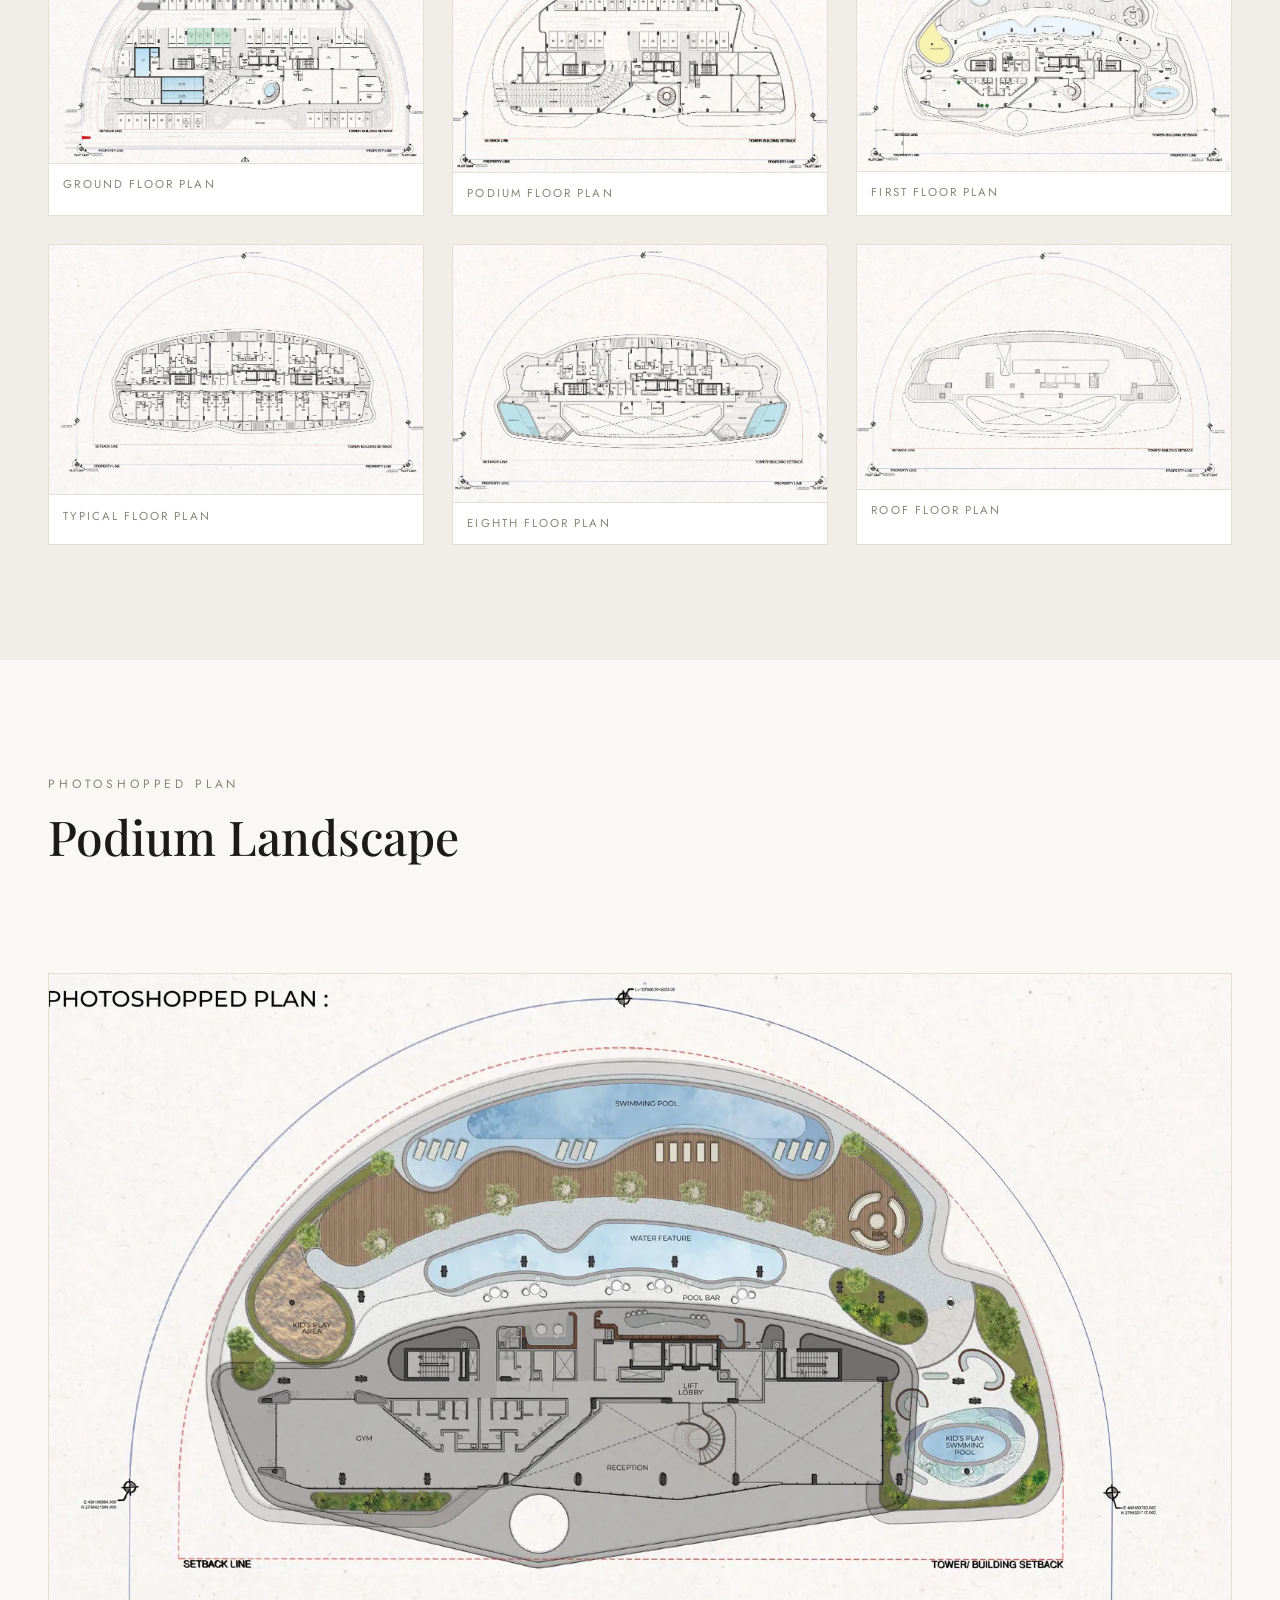
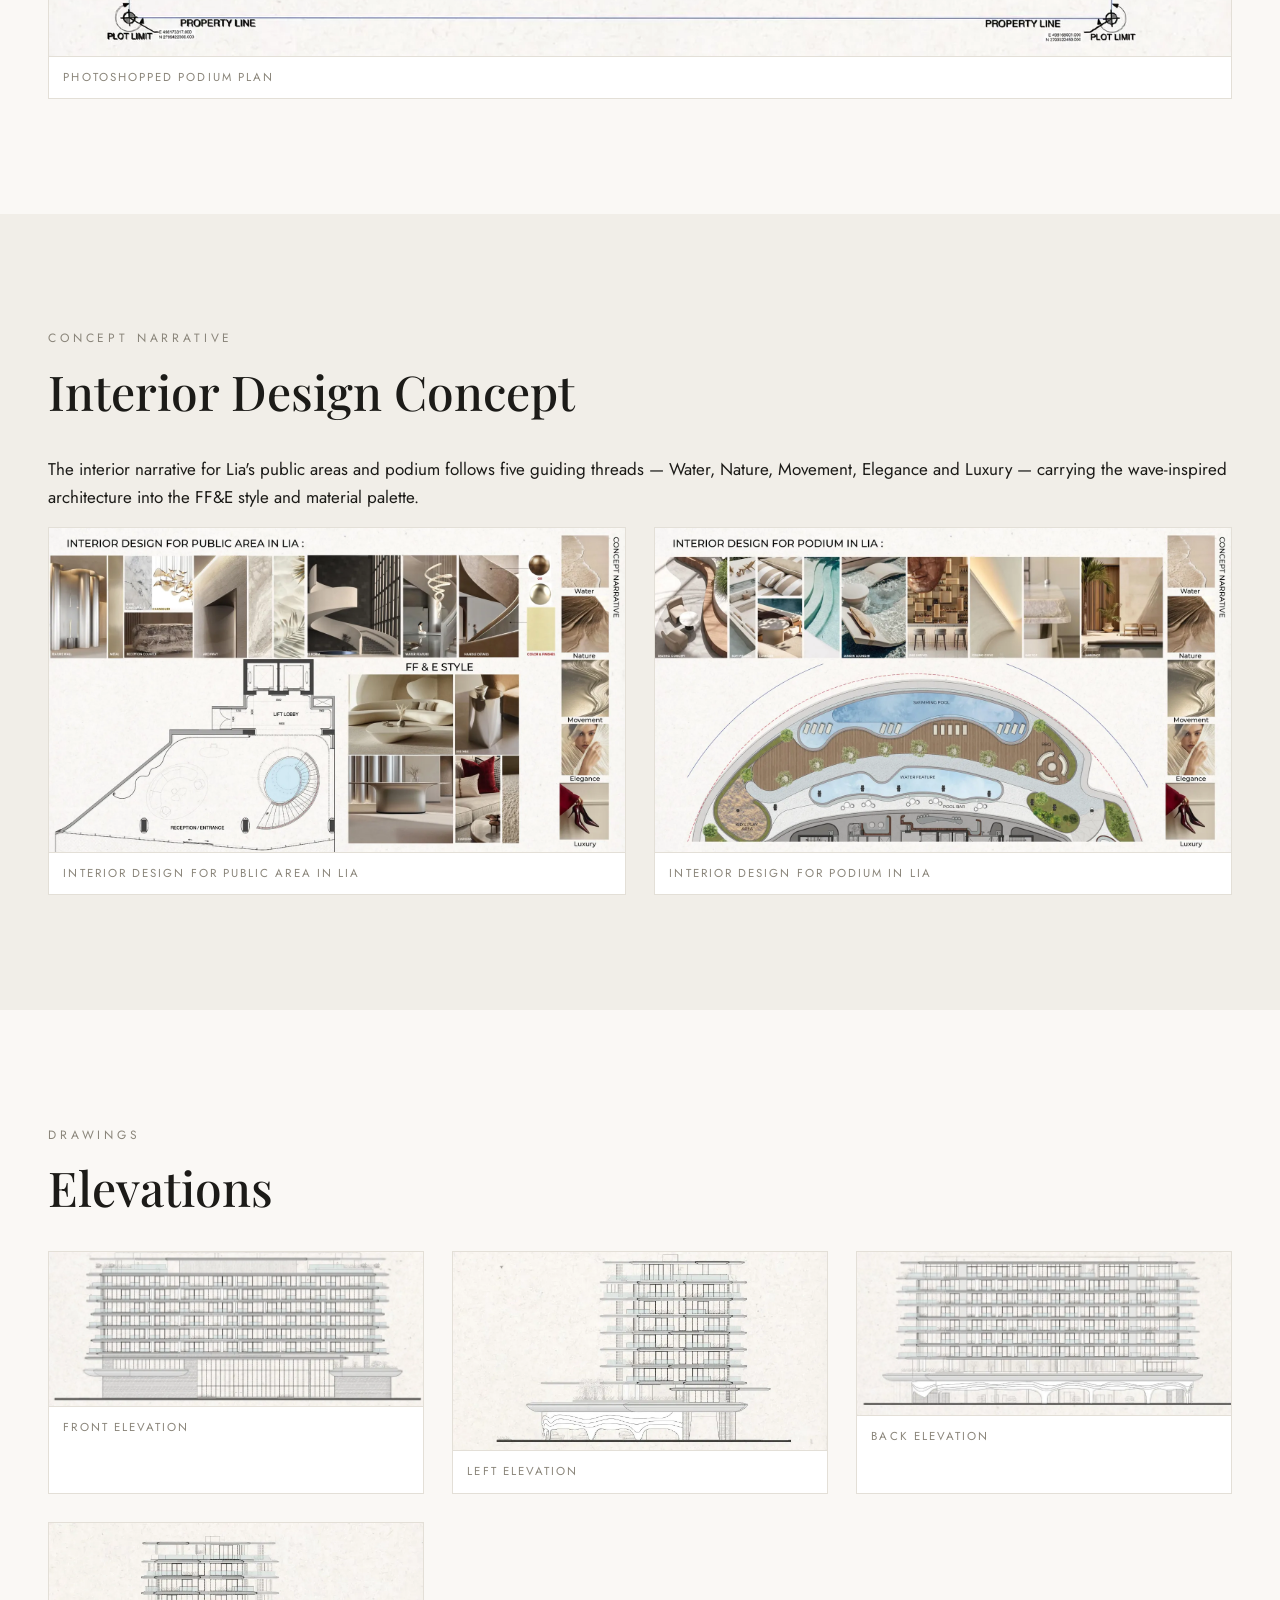
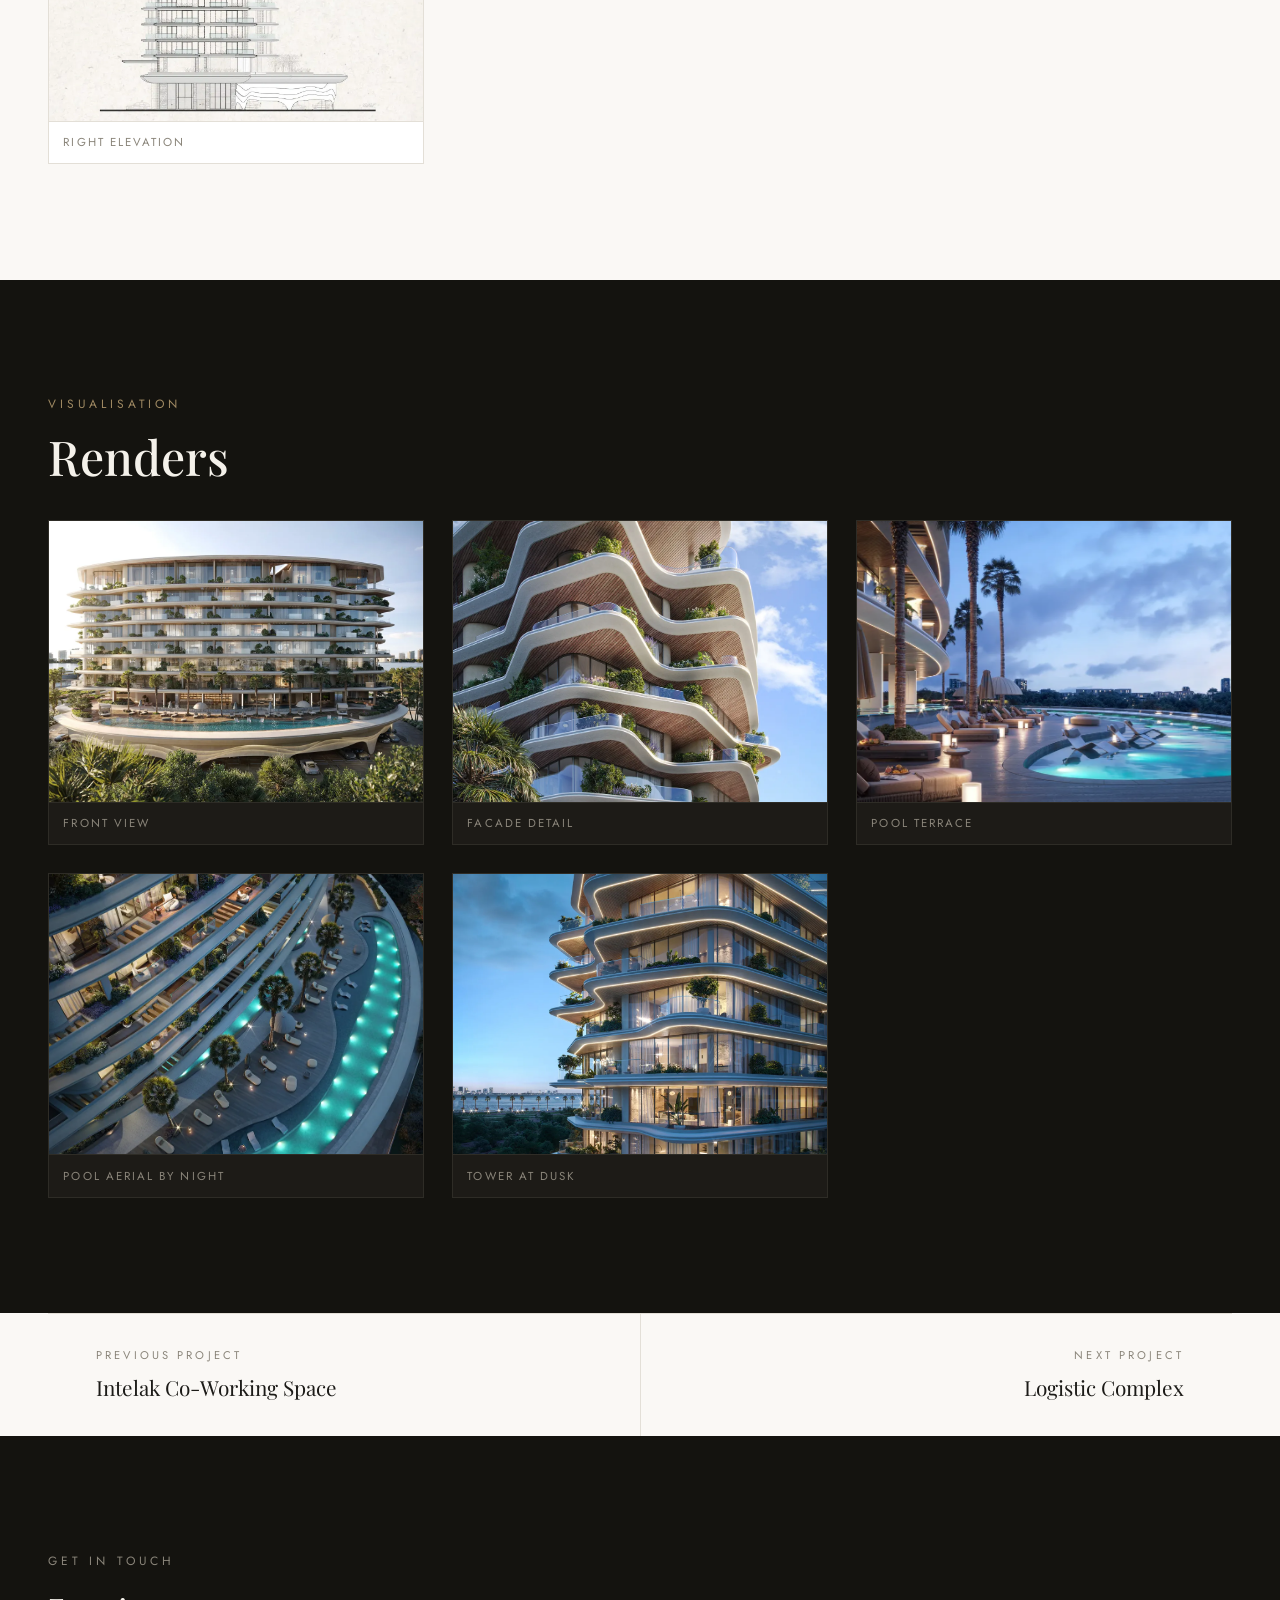
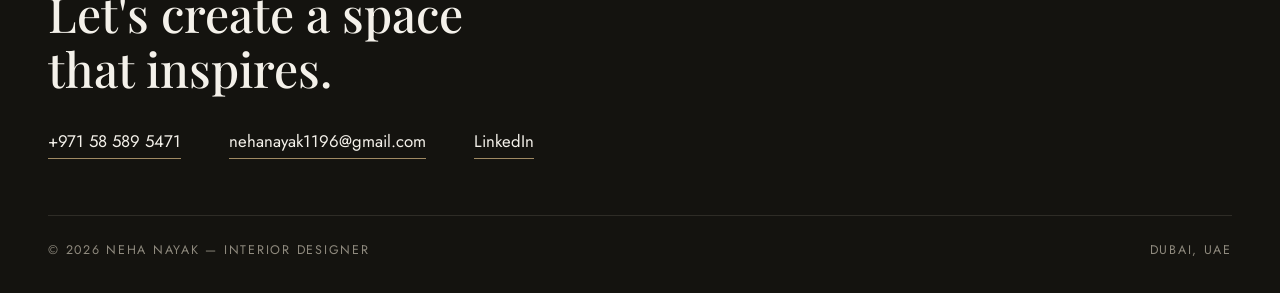
<file: projects/lia-residence.html>
<!DOCTYPE html>
<html lang="en">
<head>
  <meta charset="UTF-8">
  <meta name="viewport" content="width=device-width, initial-scale=1">
  <title>Lia Residence — Neha Nayak</title>
  <meta name="description" content="Architectural &amp; ID concept design for Lia Residence — a D-shaped sea-facing residential tower in Dubai inspired by ocean waves and fluid, free-flowing curves.">
  <meta name="author" content="Neha Nayak">
  <meta name="robots" content="index, follow">
  <meta name="theme-color" content="#faf8f5">
  <link rel="canonical" href="https://krshivam25.github.io/design-portfolio/projects/lia-residence.html">
  <meta property="og:type" content="article">
  <meta property="og:site_name" content="Neha Nayak — Interior Designer">
  <meta property="og:title" content="Lia Residence — Neha Nayak">
  <meta property="og:description" content="Architectural &amp; ID concept design for Lia Residence — a D-shaped sea-facing residential tower in Dubai inspired by ocean waves and fluid, free-flowing curves.">
  <meta property="og:url" content="https://krshivam25.github.io/design-portfolio/projects/lia-residence.html">
  <meta property="og:image" content="https://krshivam25.github.io/design-portfolio/assets/img/lia-residence/render-tower-dusk.webp">
  <meta name="twitter:card" content="summary_large_image">
  <meta name="twitter:title" content="Lia Residence — Neha Nayak">
  <meta name="twitter:description" content="Architectural &amp; ID concept design for Lia Residence — a D-shaped sea-facing residential tower in Dubai inspired by ocean waves and fluid, free-flowing curves.">
  <meta name="twitter:image" content="https://krshivam25.github.io/design-portfolio/assets/img/lia-residence/render-tower-dusk.webp">
  <link rel="preconnect" href="https://fonts.googleapis.com">
  <link rel="preconnect" href="https://fonts.gstatic.com" crossorigin>
  <link href="https://fonts.googleapis.com/css2?family=Playfair+Display:ital,wght@0,400;0,500;0,600;1,400&family=Jost:wght@300;400;500&display=swap" rel="stylesheet">
  <link rel="stylesheet" href="../css/style.css">
</head>
<body>

<header class="site-header">
  <div class="container">
    <a class="brand" href="../index.html">Neha <span>Nayak</span></a>
    <button class="nav-toggle" aria-label="Menu" aria-expanded="false" aria-controls="nav">
      <span></span><span></span><span></span>
    </button>
    <nav class="site-nav" id="nav">
      <ul>
        <li><a href="../index.html">Home</a></li>
        <li><a href="../index.html#about">About</a></li>
        <li><a href="../index.html#projects">Projects</a></li>
        <li><a href="../assets/neha-nayak-resume.pdf" target="_blank" rel="noopener">Resume</a></li>
        <li><a href="../index.html#contact">Contact</a></li>
      </ul>
    </nav>
  </div>
</header>

<main>
  <section class="project-hero container">
    <div class="meta"><span>Architectural &amp; ID Concept Design</span><span>Dubai, UAE</span></div>
    <h1>Lia Residence</h1>
    <div class="banner reveal"><img src="../assets/img/lia-residence/render-tower-dusk.webp" alt="Lia Residence tower at dusk — curved sea-facing facade glowing against the evening sky"></div>
  </section>

  <section class="section">
    <div class="container split">
      <div class="reveal">
        <span class="eyebrow">Project Brief</span>
        <p>Located on a unique D-shaped sea-facing plot, the design was inspired by the fluid nature of water and ocean waves.</p>
        <p>As part of the design team working alongside the Senior Architects, I contributed to the development of a concept centered around movement and free-flowing forms, incorporating curves throughout the building while avoiding sharp corners.</p>
        <p>Care was also taken to avoid overly symmetrical geometry, creating a more natural and dynamic architectural and interior expression.</p>
      </div>
      <div class="reveal">
        <span class="eyebrow">Scope of Work</span>
        <ul class="scope-list">
          <li>Architectural concept layout development</li>
          <li>Calculations, e.g. NSA, BUA &amp; GFA</li>
          <li>Concept presentation development</li>
          <li>Preliminary concept design submissions</li>
          <li>Public area interior design development</li>
        </ul>
      </div>
    </div>
    <div class="container">
      <div class="gallery gallery--full reveal">
        <figure><img src="../assets/img/lia-residence/aerial-concept-art.webp" alt="Aerial concept artwork of the D-shaped Lia Residence rendered in inverted line work on a dark ground" loading="lazy"><figcaption>Aerial Concept Artwork</figcaption></figure>
      </div>
    </div>
  </section>

  <section class="section section--alt">
    <div class="container">
      <span class="eyebrow">Drawings</span>
      <h2 class="section-title">AutoCAD Plans</h2>
      <div class="gallery gallery--natural reveal">
        <figure><img src="../assets/img/lia-residence/ground-floor-plan.webp" alt="Ground floor plan of Lia Residence" loading="lazy"><figcaption>Ground Floor Plan</figcaption></figure>
        <figure><img src="../assets/img/lia-residence/podium-floor-plan.webp" alt="Podium floor plan of Lia Residence" loading="lazy"><figcaption>Podium Floor Plan</figcaption></figure>
        <figure><img src="../assets/img/lia-residence/first-floor-plan.webp" alt="First floor plan of Lia Residence" loading="lazy"><figcaption>First Floor Plan</figcaption></figure>
        <figure><img src="../assets/img/lia-residence/typical-floor-plan.webp" alt="Typical floor plan of Lia Residence" loading="lazy"><figcaption>Typical Floor Plan</figcaption></figure>
        <figure><img src="../assets/img/lia-residence/eighth-floor-plan.webp" alt="Eighth floor plan of Lia Residence" loading="lazy"><figcaption>Eighth Floor Plan</figcaption></figure>
        <figure><img src="../assets/img/lia-residence/roof-floor-plan.webp" alt="Roof floor plan of Lia Residence" loading="lazy"><figcaption>Roof Floor Plan</figcaption></figure>
      </div>
    </div>
  </section>

  <section class="section">
    <div class="container">
      <span class="eyebrow">Photoshopped Plan</span>
      <h2 class="section-title">Podium Landscape</h2>
      <p class="reveal">The rendered podium plan brings the amenity deck to life — a swimming pool wrapped by a water feature, a pool bar, BBQ area and kids' play area flowing around the tower's curved footprint.</p>
      <div class="gallery gallery--full reveal">
        <figure><img src="../assets/img/lia-residence/photoshopped-podium-plan.webp" alt="Photoshopped podium landscape plan showing swimming pool, water feature, pool bar, BBQ and kids' play area" loading="lazy"><figcaption>Photoshopped Podium Plan</figcaption></figure>
      </div>
    </div>
  </section>

  <section class="section section--alt">
    <div class="container">
      <span class="eyebrow">Concept Narrative</span>
      <h2 class="section-title">Interior Design Concept</h2>
      <p class="reveal">The interior narrative for Lia's public areas and podium follows five guiding threads — Water, Nature, Movement, Elegance and Luxury — carrying the wave-inspired architecture into the FF&amp;E style and material palette.</p>
      <div class="gallery gallery--two gallery--natural reveal">
        <figure><img src="../assets/img/lia-residence/concept-board-public-area.webp" alt="Interior design concept board for the public areas in Lia Residence" loading="lazy"><figcaption>Interior Design for Public Area in Lia</figcaption></figure>
        <figure><img src="../assets/img/lia-residence/concept-board-podium.webp" alt="Interior design concept board for the podium in Lia Residence" loading="lazy"><figcaption>Interior Design for Podium in Lia</figcaption></figure>
      </div>
    </div>
  </section>

  <section class="section">
    <div class="container">
      <span class="eyebrow">Drawings</span>
      <h2 class="section-title">Elevations</h2>
      <div class="gallery gallery--natural reveal">
        <figure><img src="../assets/img/lia-residence/front-elevation.webp" alt="Front elevation drawing of Lia Residence" loading="lazy"><figcaption>Front Elevation</figcaption></figure>
        <figure><img src="../assets/img/lia-residence/left-elevation.webp" alt="Left elevation drawing of Lia Residence" loading="lazy"><figcaption>Left Elevation</figcaption></figure>
        <figure><img src="../assets/img/lia-residence/back-elevation.webp" alt="Back elevation drawing of Lia Residence" loading="lazy"><figcaption>Back Elevation</figcaption></figure>
        <figure><img src="../assets/img/lia-residence/right-elevation.webp" alt="Right elevation drawing of Lia Residence" loading="lazy"><figcaption>Right Elevation</figcaption></figure>
      </div>
    </div>
  </section>

  <section class="section section--dark">
    <div class="container">
      <span class="eyebrow">Visualisation</span>
      <h2 class="section-title">Renders</h2>
      <div class="gallery reveal">
        <figure><img src="../assets/img/lia-residence/render-front-view.webp" alt="Render of the front view of Lia Residence" loading="lazy"><figcaption>Front View</figcaption></figure>
        <figure><img src="../assets/img/lia-residence/render-facade-detail.webp" alt="Render detail of the curved facade of Lia Residence" loading="lazy"><figcaption>Facade Detail</figcaption></figure>
        <figure><img src="../assets/img/lia-residence/render-pool-terrace.webp" alt="Render of the podium pool terrace at Lia Residence" loading="lazy"><figcaption>Pool Terrace</figcaption></figure>
        <figure><img src="../assets/img/lia-residence/render-pool-aerial-night.webp" alt="Aerial night render of the illuminated podium pool at Lia Residence" loading="lazy"><figcaption>Pool Aerial by Night</figcaption></figure>
        <figure><img src="../assets/img/lia-residence/render-tower-dusk.webp" alt="Render of the Lia Residence tower at dusk" loading="lazy"><figcaption>Tower at Dusk</figcaption></figure>
      </div>
    </div>
  </section>
</main>

<nav class="project-pager container" aria-label="More projects">
  <a class="prev" href="intelak-coworking.html"><span class="label">Previous Project</span><span class="title">Intelak Co-Working Space</span></a>
  <a class="next" href="logistic-complex.html"><span class="label">Next Project</span><span class="title">Logistic Complex</span></a>
</nav>

<footer class="site-footer" id="contact">
  <div class="container">
    <span class="eyebrow">Get in touch</span>
    <h2>Let's create a space<br>that inspires.</h2>
    <div class="footer-contact">
      <a href="tel:+971585895471">+971 58 589 5471</a>
      <a href="mailto:nehanayak1196@gmail.com">nehanayak1196@gmail.com</a>
      <a href="https://www.linkedin.com/in/neha-nayak-b658331b1/" target="_blank" rel="noopener">LinkedIn</a>
    </div>
    <div class="footer-base">
      <span>&copy; <span data-year></span> Neha Nayak — Interior Designer</span>
      <span>Dubai, UAE</span>
    </div>
  </div>
</footer>
<script src="../js/main.js"></script>
</body>
</html>
</file>
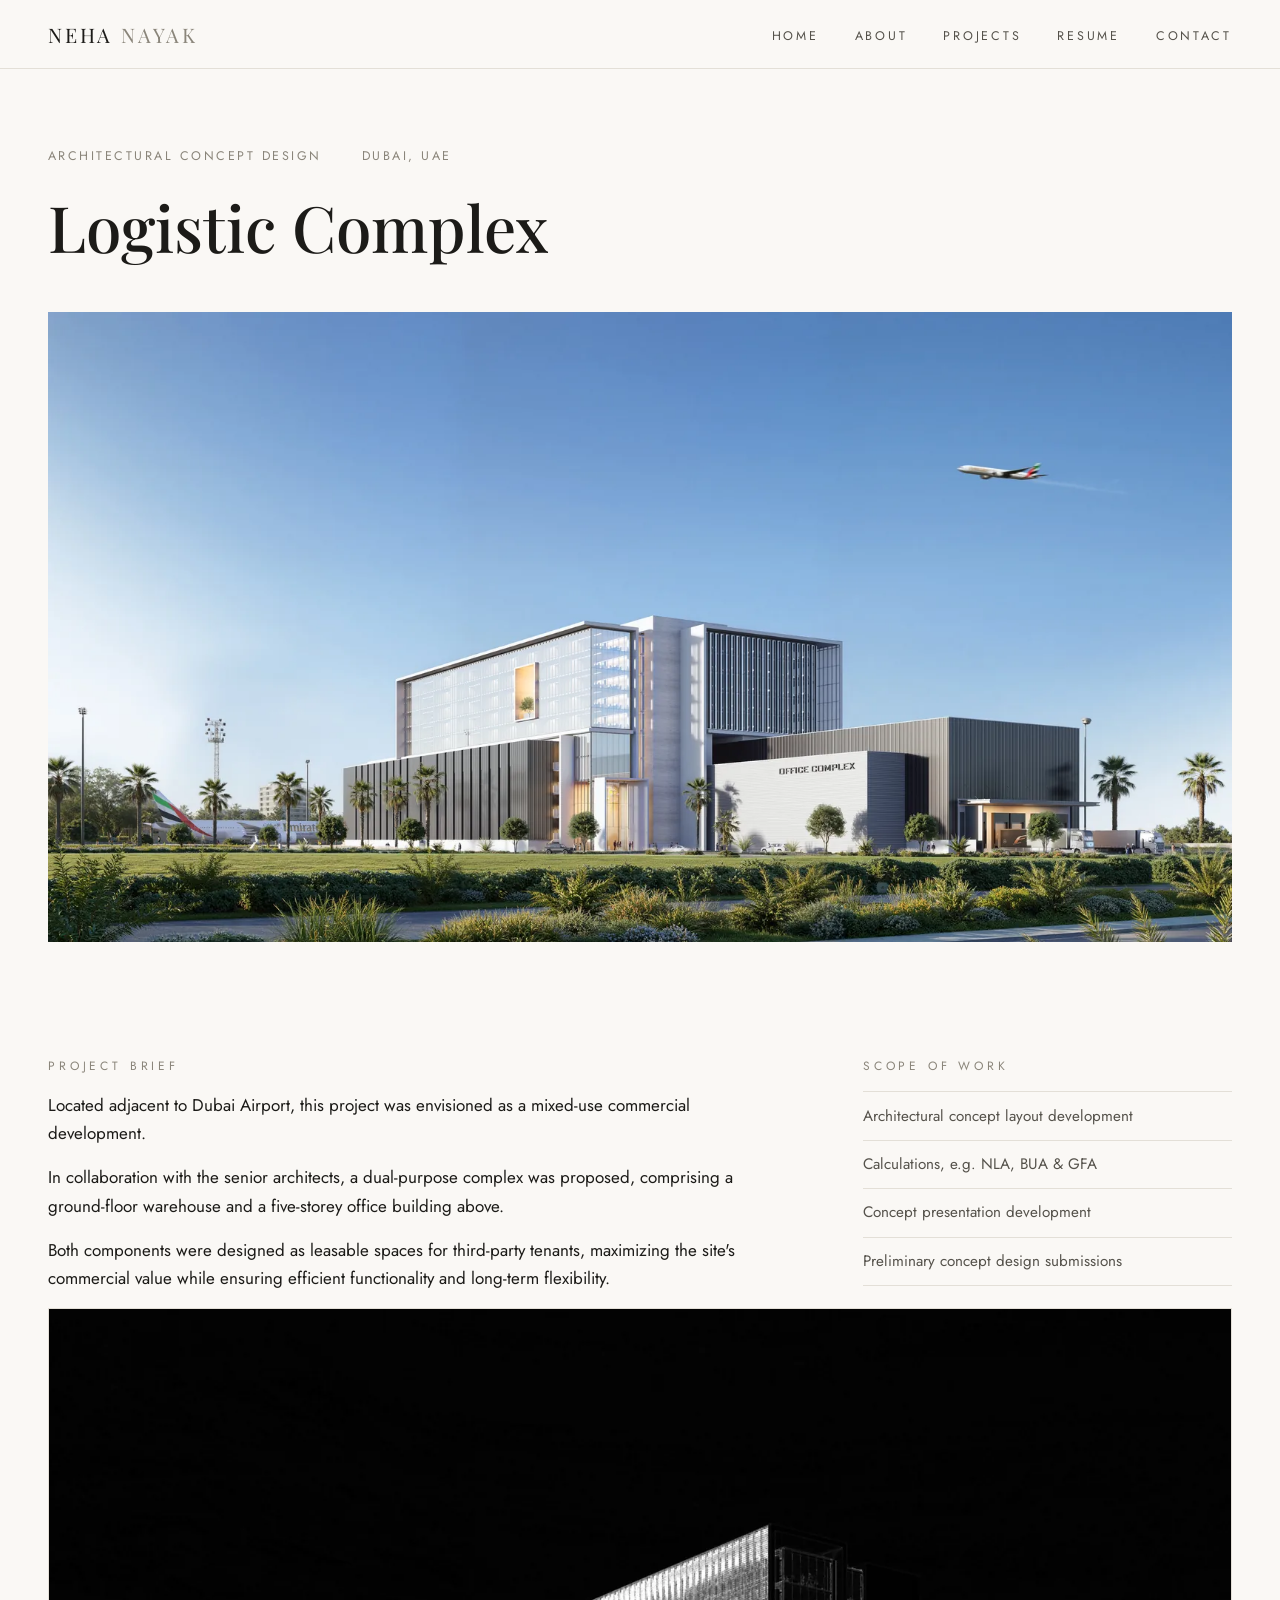
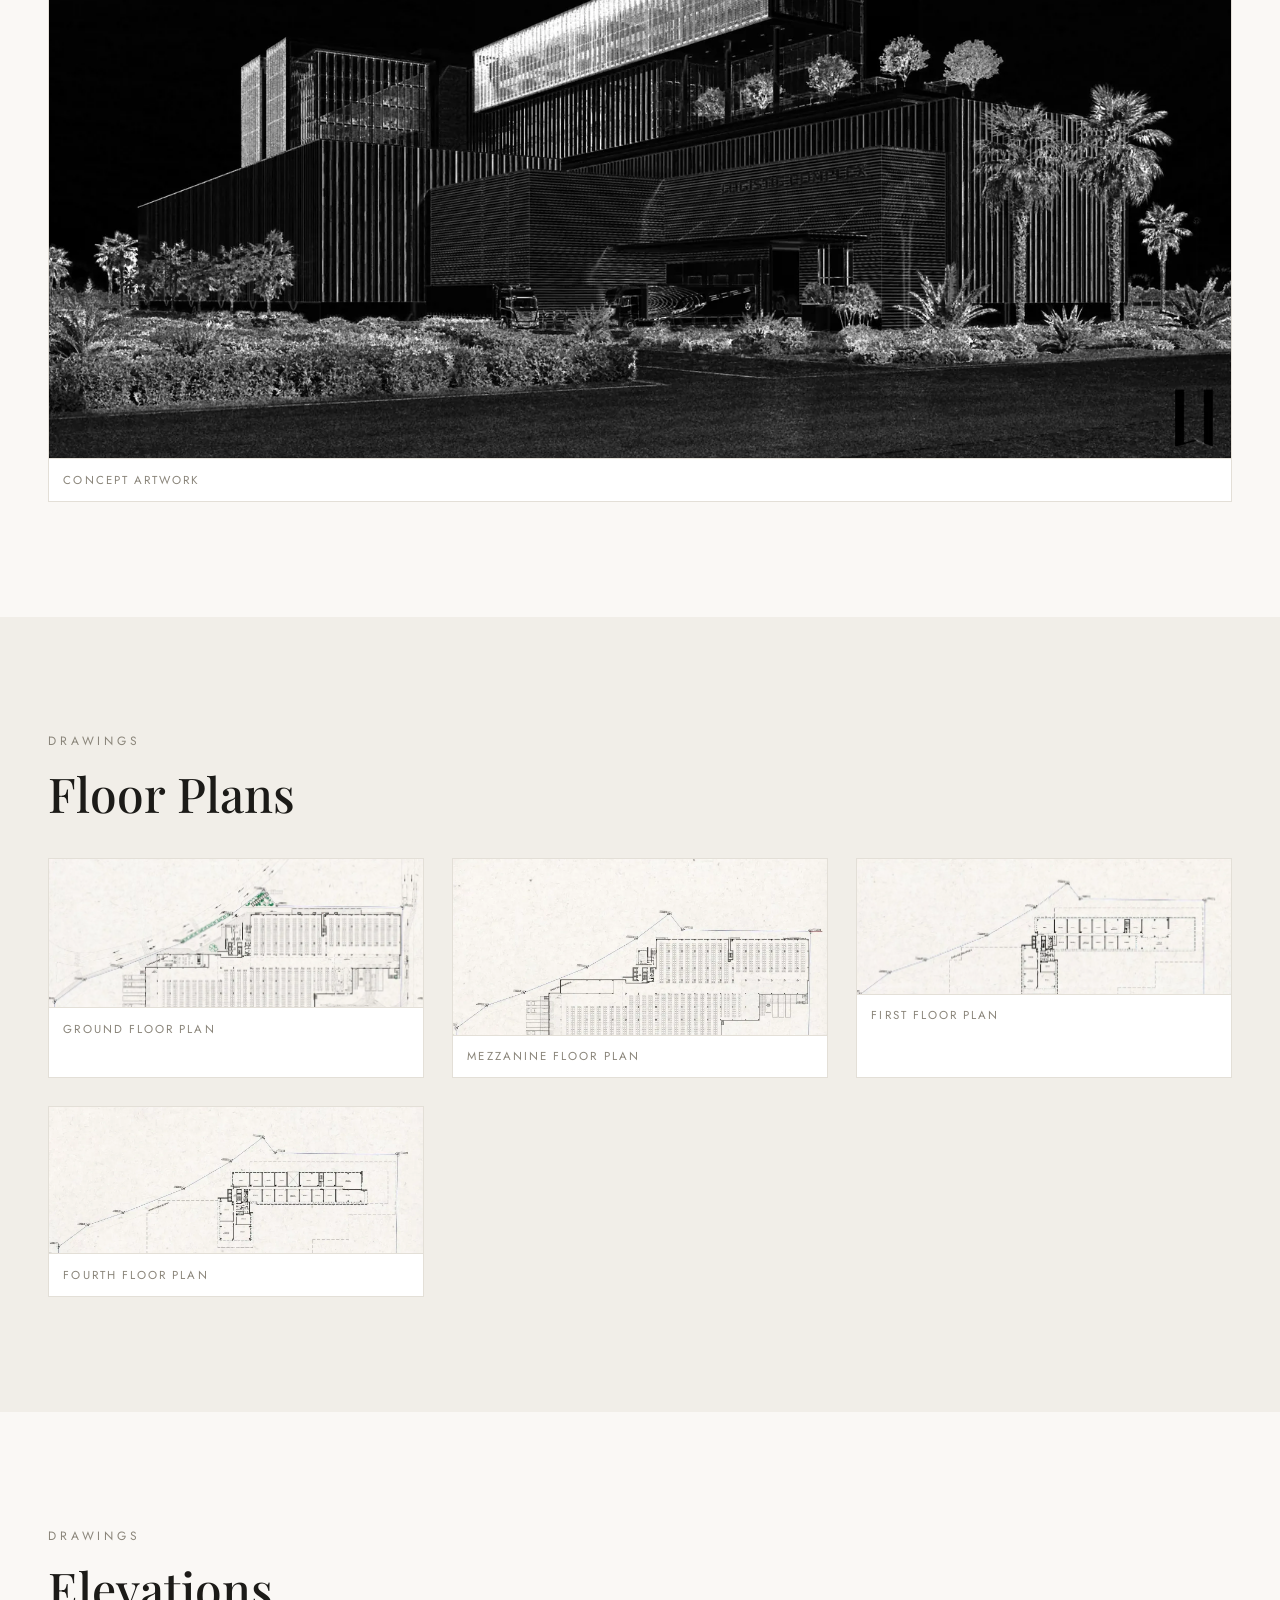
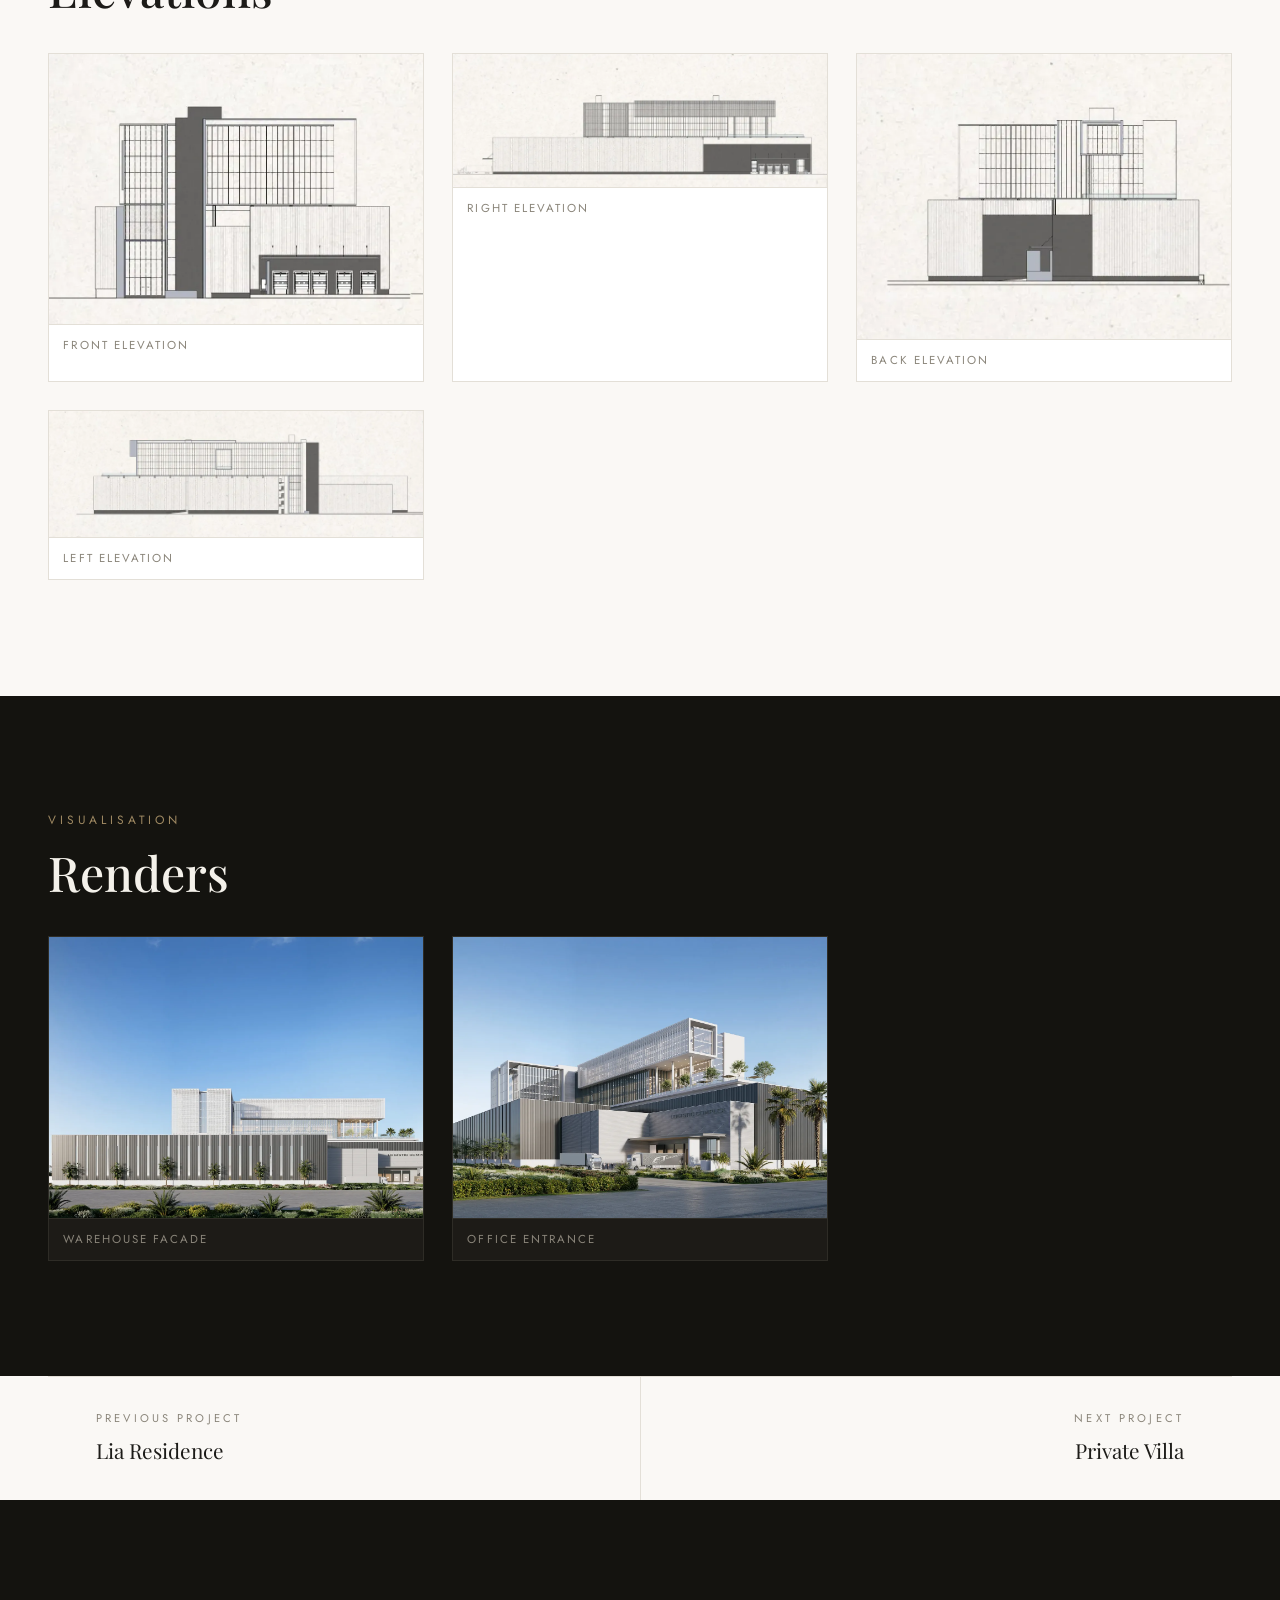
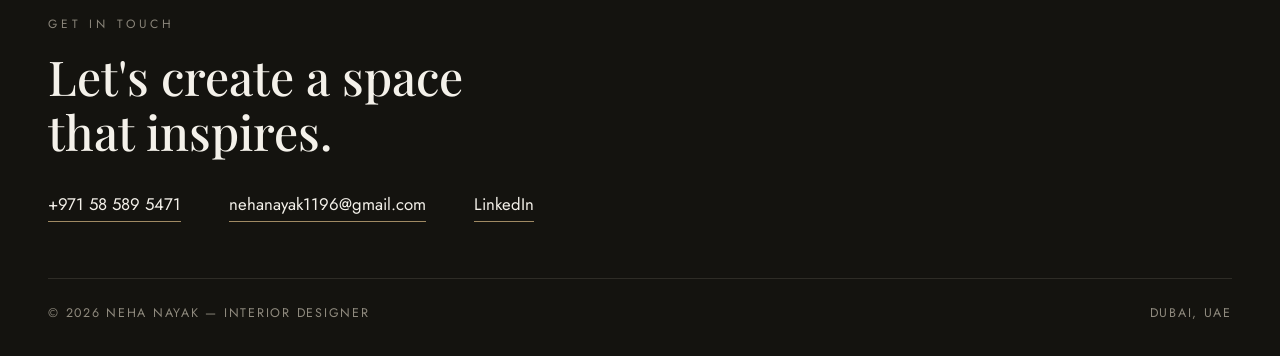
<file: projects/logistic-complex.html>
<!DOCTYPE html>
<html lang="en">
<head>
  <meta charset="UTF-8">
  <meta name="viewport" content="width=device-width, initial-scale=1">
  <title>Logistic Complex — Neha Nayak</title>
  <meta name="description" content="Architectural concept design for a mixed-use commercial logistic complex adjacent to Dubai Airport — a ground-floor warehouse with a five-storey office building above.">
  <meta name="author" content="Neha Nayak">
  <meta name="robots" content="index, follow">
  <meta name="theme-color" content="#faf8f5">
  <link rel="canonical" href="https://krshivam25.github.io/design-portfolio/projects/logistic-complex.html">
  <meta property="og:type" content="article">
  <meta property="og:site_name" content="Neha Nayak — Interior Designer">
  <meta property="og:title" content="Logistic Complex — Neha Nayak">
  <meta property="og:description" content="Architectural concept design for a mixed-use commercial logistic complex adjacent to Dubai Airport — a ground-floor warehouse with a five-storey office building above.">
  <meta property="og:url" content="https://krshivam25.github.io/design-portfolio/projects/logistic-complex.html">
  <meta property="og:image" content="https://krshivam25.github.io/design-portfolio/assets/img/logistic-complex/render-main-view.webp">
  <meta name="twitter:card" content="summary_large_image">
  <meta name="twitter:title" content="Logistic Complex — Neha Nayak">
  <meta name="twitter:description" content="Architectural concept design for a mixed-use commercial logistic complex adjacent to Dubai Airport — a ground-floor warehouse with a five-storey office building above.">
  <meta name="twitter:image" content="https://krshivam25.github.io/design-portfolio/assets/img/logistic-complex/render-main-view.webp">
  <link rel="preconnect" href="https://fonts.googleapis.com">
  <link rel="preconnect" href="https://fonts.gstatic.com" crossorigin>
  <link href="https://fonts.googleapis.com/css2?family=Playfair+Display:ital,wght@0,400;0,500;0,600;1,400&family=Jost:wght@300;400;500&display=swap" rel="stylesheet">
  <link rel="stylesheet" href="../css/style.css">
</head>
<body>

<header class="site-header">
  <div class="container">
    <a class="brand" href="../index.html">Neha <span>Nayak</span></a>
    <button class="nav-toggle" aria-label="Menu" aria-expanded="false" aria-controls="nav">
      <span></span><span></span><span></span>
    </button>
    <nav class="site-nav" id="nav">
      <ul>
        <li><a href="../index.html">Home</a></li>
        <li><a href="../index.html#about">About</a></li>
        <li><a href="../index.html#projects">Projects</a></li>
        <li><a href="../assets/neha-nayak-resume.pdf" target="_blank" rel="noopener">Resume</a></li>
        <li><a href="../index.html#contact">Contact</a></li>
      </ul>
    </nav>
  </div>
</header>

<main>
  <section class="project-hero container">
    <div class="meta"><span>Architectural Concept Design</span><span>Dubai, UAE</span></div>
    <h1>Logistic Complex</h1>
    <div class="banner reveal"><img src="../assets/img/logistic-complex/render-main-view.webp" alt="Main render view of the Logistic Complex, showing the warehouse podium and the five-storey office building above"></div>
  </section>

  <section class="section">
    <div class="container split">
      <div class="reveal">
        <span class="eyebrow">Project Brief</span>
        <p>Located adjacent to Dubai Airport, this project was envisioned as a mixed-use commercial development.</p>
        <p>In collaboration with the senior architects, a dual-purpose complex was proposed, comprising a ground-floor warehouse and a five-storey office building above.</p>
        <p>Both components were designed as leasable spaces for third-party tenants, maximizing the site's commercial value while ensuring efficient functionality and long-term flexibility.</p>
      </div>
      <div class="reveal">
        <span class="eyebrow">Scope of Work</span>
        <ul class="scope-list">
          <li>Architectural concept layout development</li>
          <li>Calculations, e.g. NLA, BUA &amp; GFA</li>
          <li>Concept presentation development</li>
          <li>Preliminary concept design submissions</li>
        </ul>
      </div>
    </div>
    <div class="container">
      <div class="gallery gallery--full reveal">
        <figure><img src="../assets/img/logistic-complex/concept-art.webp" alt="Inverted-line concept artwork of the Logistic Complex at night" loading="lazy"><figcaption>Concept Artwork</figcaption></figure>
      </div>
    </div>
  </section>

  <section class="section section--alt">
    <div class="container">
      <span class="eyebrow">Drawings</span>
      <h2 class="section-title">Floor Plans</h2>
      <div class="gallery gallery--natural reveal">
        <figure><img src="../assets/img/logistic-complex/ground-floor-plan.webp" alt="Ground floor plan of the warehouse level" loading="lazy"><figcaption>Ground Floor Plan</figcaption></figure>
        <figure><img src="../assets/img/logistic-complex/mazzanine-floor-plan.webp" alt="Mezzanine floor plan" loading="lazy"><figcaption>Mezzanine Floor Plan</figcaption></figure>
        <figure><img src="../assets/img/logistic-complex/first-floor-plan.webp" alt="First floor plan of the office building" loading="lazy"><figcaption>First Floor Plan</figcaption></figure>
        <figure><img src="../assets/img/logistic-complex/fourth-floor-plan.webp" alt="Fourth floor plan of the office building" loading="lazy"><figcaption>Fourth Floor Plan</figcaption></figure>
      </div>
    </div>
  </section>

  <section class="section">
    <div class="container">
      <span class="eyebrow">Drawings</span>
      <h2 class="section-title">Elevations</h2>
      <div class="gallery gallery--natural reveal">
        <figure><img src="../assets/img/logistic-complex/front-elevation.webp" alt="Front elevation drawing of the Logistic Complex" loading="lazy"><figcaption>Front Elevation</figcaption></figure>
        <figure><img src="../assets/img/logistic-complex/right-elevation.webp" alt="Right elevation drawing of the Logistic Complex" loading="lazy"><figcaption>Right Elevation</figcaption></figure>
        <figure><img src="../assets/img/logistic-complex/back-elevation.webp" alt="Back elevation drawing of the Logistic Complex" loading="lazy"><figcaption>Back Elevation</figcaption></figure>
        <figure><img src="../assets/img/logistic-complex/left-elevation.webp" alt="Left elevation drawing of the Logistic Complex" loading="lazy"><figcaption>Left Elevation</figcaption></figure>
      </div>
    </div>
  </section>

  <section class="section section--dark">
    <div class="container">
      <span class="eyebrow">Visualisation</span>
      <h2 class="section-title">Renders</h2>
      <div class="gallery reveal">
        <figure><img src="../assets/img/logistic-complex/render-warehouse-facade.webp" alt="Render of the warehouse facade" loading="lazy"><figcaption>Warehouse Facade</figcaption></figure>
        <figure><img src="../assets/img/logistic-complex/render-office-entrance.webp" alt="Render of the office building entrance" loading="lazy"><figcaption>Office Entrance</figcaption></figure>
      </div>
    </div>
  </section>
</main>

<nav class="project-pager container" aria-label="More projects">
  <a class="prev" href="lia-residence.html"><span class="label">Previous Project</span><span class="title">Lia Residence</span></a>
  <a class="next" href="private-villa.html"><span class="label">Next Project</span><span class="title">Private Villa</span></a>
</nav>

<footer class="site-footer" id="contact">
  <div class="container">
    <span class="eyebrow">Get in touch</span>
    <h2>Let's create a space<br>that inspires.</h2>
    <div class="footer-contact">
      <a href="tel:+971585895471">+971 58 589 5471</a>
      <a href="mailto:nehanayak1196@gmail.com">nehanayak1196@gmail.com</a>
      <a href="https://www.linkedin.com/in/neha-nayak-b658331b1/" target="_blank" rel="noopener">LinkedIn</a>
    </div>
    <div class="footer-base">
      <span>&copy; <span data-year></span> Neha Nayak — Interior Designer</span>
      <span>Dubai, UAE</span>
    </div>
  </div>
</footer>
<script src="../js/main.js"></script>
</body>
</html>
</file>
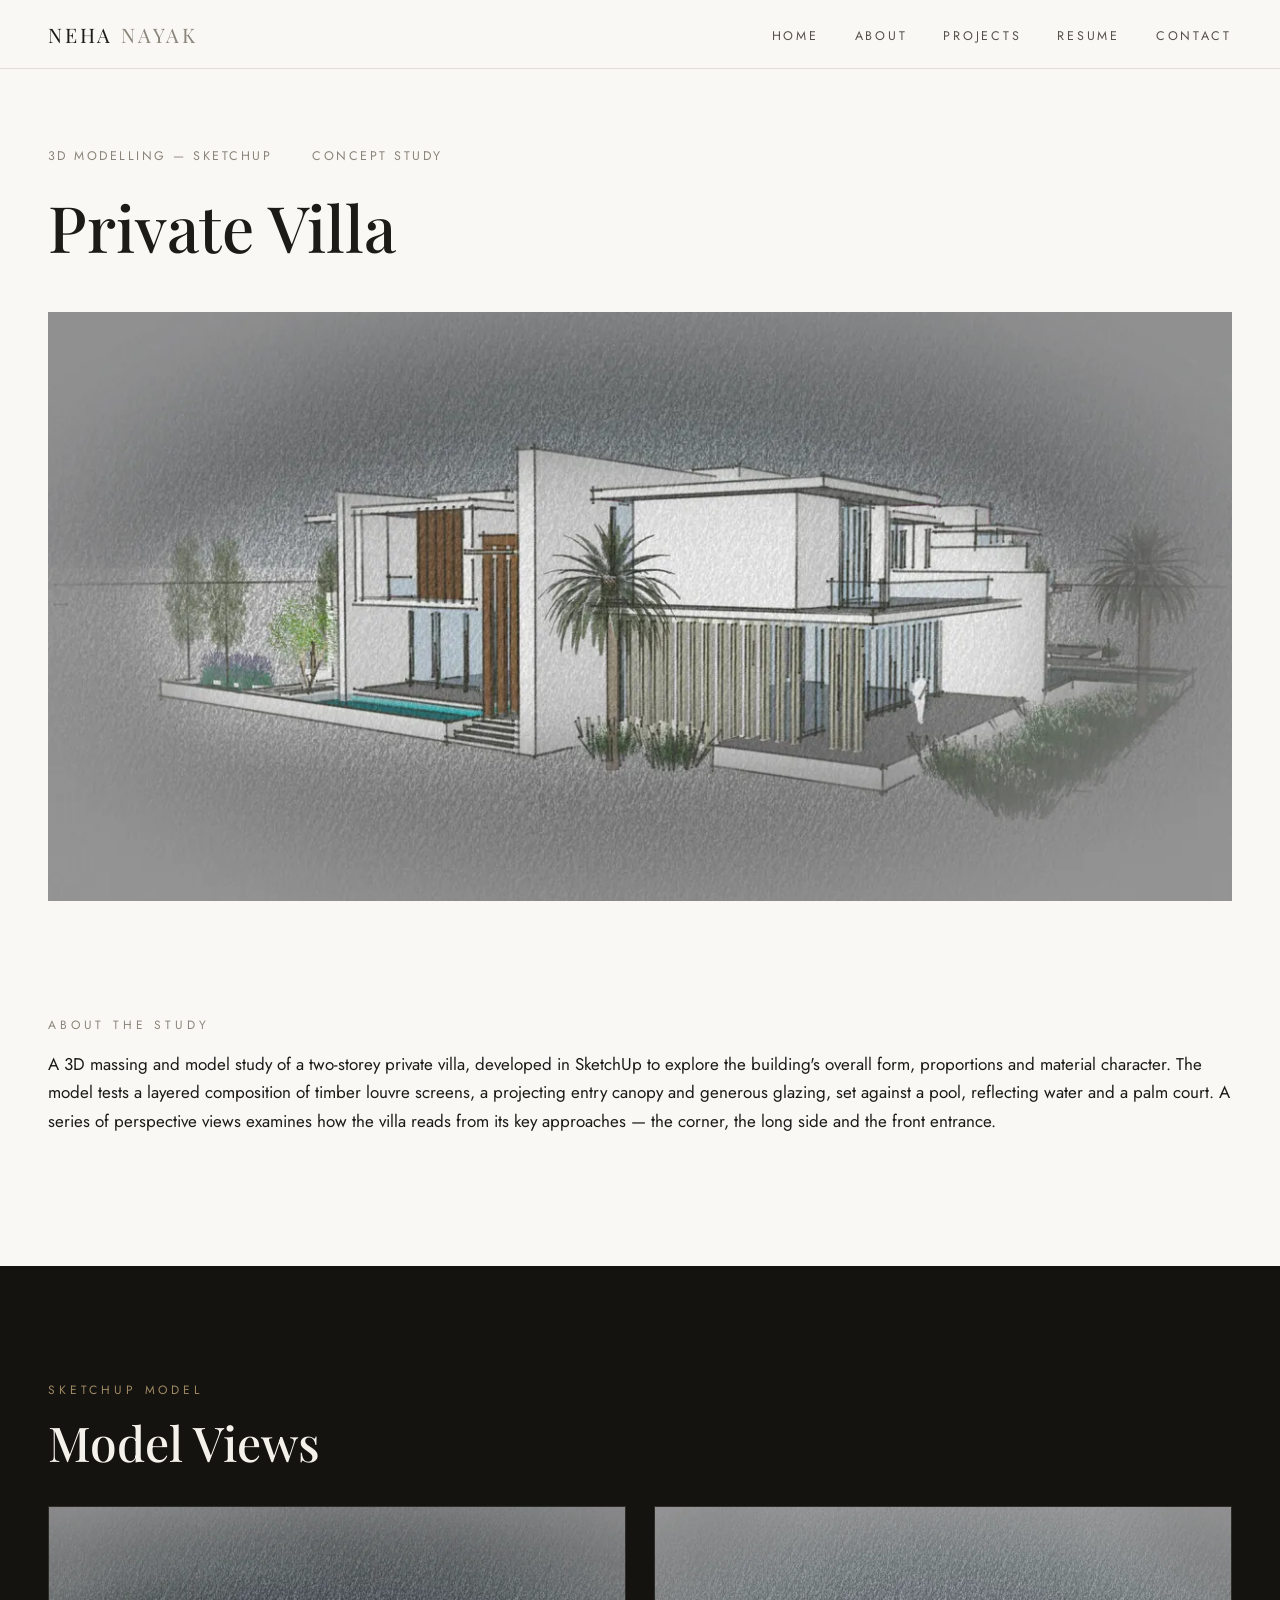
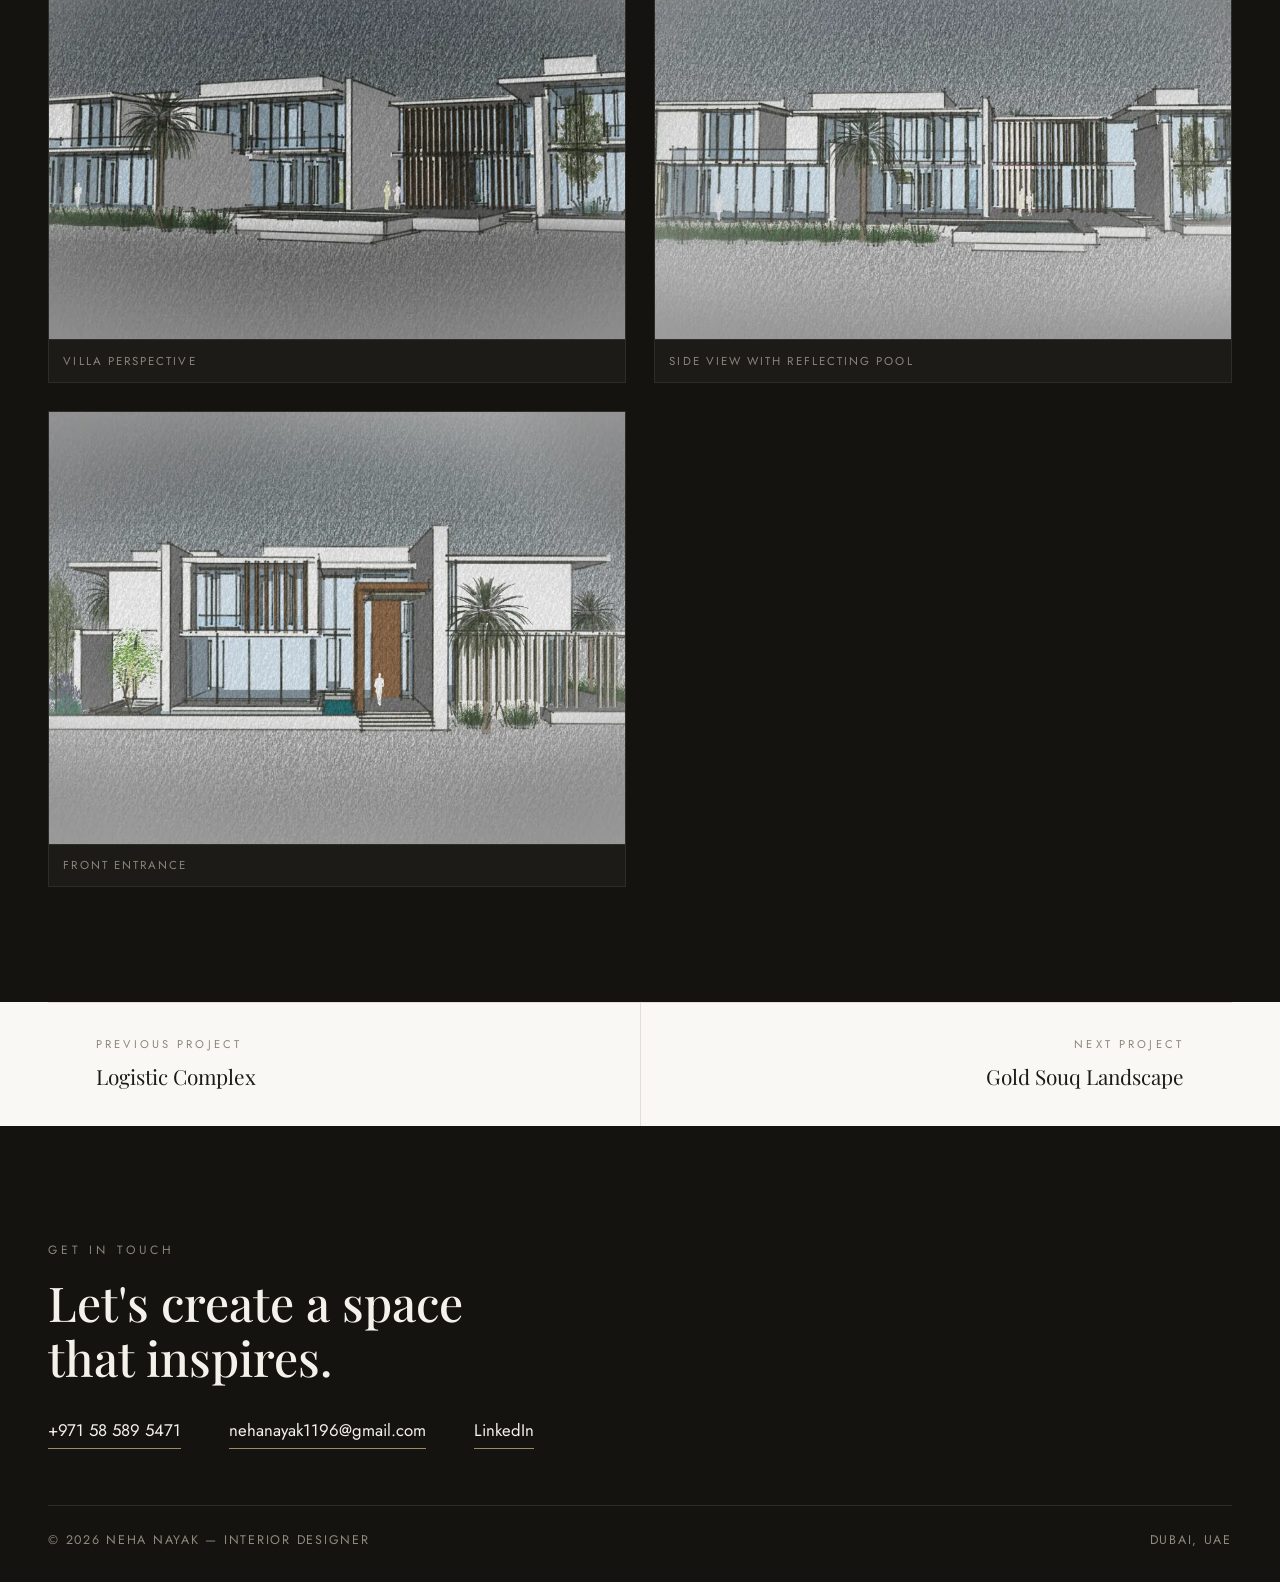
<file: projects/private-villa.html>
<!DOCTYPE html>
<html lang="en">
<head>
  <meta charset="UTF-8">
  <meta name="viewport" content="width=device-width, initial-scale=1">
  <title>Private Villa — Neha Nayak</title>
  <meta name="description" content="SketchUp model study of a two-storey private villa with timber louvres, pool and palm court.">
  <meta name="author" content="Neha Nayak">
  <meta name="robots" content="index, follow">
  <meta name="theme-color" content="#faf8f5">
  <link rel="canonical" href="https://krshivam25.github.io/design-portfolio/projects/private-villa.html">
  <meta property="og:type" content="article">
  <meta property="og:site_name" content="Neha Nayak — Interior Designer">
  <meta property="og:title" content="Private Villa — Neha Nayak">
  <meta property="og:description" content="SketchUp model study of a two-storey private villa with timber louvres, pool and palm court.">
  <meta property="og:url" content="https://krshivam25.github.io/design-portfolio/projects/private-villa.html">
  <meta property="og:image" content="https://krshivam25.github.io/design-portfolio/assets/img/private-villa/model-pool-corner.webp">
  <meta name="twitter:card" content="summary_large_image">
  <meta name="twitter:title" content="Private Villa — Neha Nayak">
  <meta name="twitter:description" content="SketchUp model study of a two-storey private villa with timber louvres, pool and palm court.">
  <meta name="twitter:image" content="https://krshivam25.github.io/design-portfolio/assets/img/private-villa/model-pool-corner.webp">
  <link rel="preconnect" href="https://fonts.googleapis.com">
  <link rel="preconnect" href="https://fonts.gstatic.com" crossorigin>
  <link href="https://fonts.googleapis.com/css2?family=Playfair+Display:ital,wght@0,400;0,500;0,600;1,400&family=Jost:wght@300;400;500&display=swap" rel="stylesheet">
  <link rel="stylesheet" href="../css/style.css">
</head>
<body>

<header class="site-header">
  <div class="container">
    <a class="brand" href="../index.html">Neha <span>Nayak</span></a>
    <button class="nav-toggle" aria-label="Menu" aria-expanded="false" aria-controls="nav">
      <span></span><span></span><span></span>
    </button>
    <nav class="site-nav" id="nav">
      <ul>
        <li><a href="../index.html">Home</a></li>
        <li><a href="../index.html#about">About</a></li>
        <li><a href="../index.html#projects">Projects</a></li>
        <li><a href="../assets/neha-nayak-resume.pdf" target="_blank" rel="noopener">Resume</a></li>
        <li><a href="../index.html#contact">Contact</a></li>
      </ul>
    </nav>
  </div>
</header>

<main>
  <section class="project-hero container">
    <div class="meta"><span>3D Modelling — SketchUp</span><span>Concept Study</span></div>
    <h1>Private Villa</h1>
    <div class="banner reveal"><img src="../assets/img/private-villa/model-pool-corner.webp" alt="Corner perspective of the villa model showing the pool, entry steps and palm court"></div>
  </section>

  <section class="section">
    <div class="container">
      <div class="reveal">
        <span class="eyebrow">About the Study</span>
        <p>A 3D massing and model study of a two-storey private villa, developed in SketchUp to explore the building's overall form, proportions and material character. The model tests a layered composition of timber louvre screens, a projecting entry canopy and generous glazing, set against a pool, reflecting water and a palm court. A series of perspective views examines how the villa reads from its key approaches — the corner, the long side and the front entrance.</p>
      </div>
    </div>
  </section>

  <section class="section section--dark">
    <div class="container">
      <span class="eyebrow">SketchUp Model</span>
      <h2 class="section-title">Model Views</h2>
      <div class="gallery gallery--two reveal">
        <figure><img src="../assets/img/private-villa/model-perspective-1.webp" alt="Perspective view of the two-storey villa massing with timber louvres" loading="lazy"><figcaption>Villa Perspective</figcaption></figure>
        <figure><img src="../assets/img/private-villa/model-side-view.webp" alt="Long side view of the villa with reflecting pool" loading="lazy"><figcaption>Side View with Reflecting Pool</figcaption></figure>
        <figure><img src="../assets/img/private-villa/model-front-entrance.webp" alt="Front view of the villa entrance with timber door canopy" loading="lazy"><figcaption>Front Entrance</figcaption></figure>
      </div>
    </div>
  </section>
</main>

<nav class="project-pager container" aria-label="More projects">
  <a class="prev" href="logistic-complex.html"><span class="label">Previous Project</span><span class="title">Logistic Complex</span></a>
  <a class="next" href="gold-souq.html"><span class="label">Next Project</span><span class="title">Gold Souq Landscape</span></a>
</nav>

<footer class="site-footer" id="contact">
  <div class="container">
    <span class="eyebrow">Get in touch</span>
    <h2>Let's create a space<br>that inspires.</h2>
    <div class="footer-contact">
      <a href="tel:+971585895471">+971 58 589 5471</a>
      <a href="mailto:nehanayak1196@gmail.com">nehanayak1196@gmail.com</a>
      <a href="https://www.linkedin.com/in/neha-nayak-b658331b1/" target="_blank" rel="noopener">LinkedIn</a>
    </div>
    <div class="footer-base">
      <span>&copy; <span data-year></span> Neha Nayak — Interior Designer</span>
      <span>Dubai, UAE</span>
    </div>
  </div>
</footer>
<script src="../js/main.js"></script>
</body>
</html>
</file>
<file: css/style.css>
/* ============================================================
   Neha Nayak — Interior Design Portfolio
   Shared design system
   ============================================================ */

:root {
  --bg: #faf8f5;
  --bg-alt: #f1eee8;
  --ink: #1c1b18;
  --ink-soft: #55524b;
  --muted: #8a857a;
  --line: #e3dfd7;
  --dark: #14130f;
  --dark-ink: #f4f1ea;
  --accent: #a08a63;
  --font-display: "Playfair Display", Georgia, "Times New Roman", serif;
  --font-body: "Jost", "Futura", "Century Gothic", -apple-system, Helvetica, Arial, sans-serif;
  --space: clamp(4rem, 9vw, 7.5rem);
  --gutter: clamp(1.25rem, 4vw, 3rem);
  --header-h: 4.25rem;
}

*, *::before, *::after { box-sizing: border-box; }

html { scroll-behavior: smooth; }

body {
  margin: 0;
  background: var(--bg);
  color: var(--ink);
  font-family: var(--font-body);
  font-size: 1.0625rem;
  line-height: 1.65;
  -webkit-font-smoothing: antialiased;
  overflow-x: hidden;
}

img { max-width: 100%; height: auto; display: block; }

a { color: inherit; text-decoration: none; }

h1, h2, h3, h4 {
  font-family: var(--font-display);
  font-weight: 500;
  line-height: 1.15;
  margin: 0 0 1rem;
}

p { margin: 0 0 1rem; }

.container {
  width: min(1200px, 100% - 2 * var(--gutter));
  margin-inline: auto;
}

/* ---------- Header / Nav ---------- */

.site-header {
  position: sticky;
  top: 0;
  z-index: 100;
  background: color-mix(in srgb, var(--bg) 92%, transparent);
  backdrop-filter: blur(8px);
  border-bottom: 1px solid var(--line);
}

.site-header .container {
  display: flex;
  align-items: center;
  justify-content: space-between;
  height: var(--header-h);
}

.brand {
  font-family: var(--font-display);
  font-size: 1.25rem;
  letter-spacing: 0.14em;
  text-transform: uppercase;
}

.brand span { color: var(--muted); }

.site-nav ul {
  display: flex;
  gap: 2.25rem;
  list-style: none;
  margin: 0;
  padding: 0;
}

.site-nav a {
  font-size: 0.78rem;
  letter-spacing: 0.22em;
  text-transform: uppercase;
  color: var(--ink-soft);
  transition: color 0.2s;
}

.site-nav a:hover, .site-nav a[aria-current="page"] { color: var(--ink); }

.nav-toggle {
  display: none;
  background: none;
  border: 0;
  padding: 0.5rem;
  cursor: pointer;
}

.nav-toggle span {
  display: block;
  width: 24px;
  height: 2px;
  background: var(--ink);
  margin: 5px 0;
  transition: transform 0.25s, opacity 0.25s;
}

@media (max-width: 767px) {
  .nav-toggle { display: block; }

  .site-nav {
    position: absolute;
    top: var(--header-h);
    left: 0;
    right: 0;
    background: var(--bg);
    border-bottom: 1px solid var(--line);
    max-height: 0;
    overflow: hidden;
    transition: max-height 0.3s ease;
  }

  .site-nav.open { max-height: 22rem; }

  .site-nav ul {
    flex-direction: column;
    gap: 0;
    padding: 0.75rem 0 1.25rem;
  }

  .site-nav li { text-align: center; }

  .site-nav a { display: block; padding: 0.7rem 0; font-size: 0.85rem; }

  body.nav-open .nav-toggle span:nth-child(1) { transform: translateY(7px) rotate(45deg); }
  body.nav-open .nav-toggle span:nth-child(2) { opacity: 0; }
  body.nav-open .nav-toggle span:nth-child(3) { transform: translateY(-7px) rotate(-45deg); }
}

/* ---------- Section scaffolding ---------- */

.section { padding-block: var(--space); }
.section--alt { background: var(--bg-alt); }
.section--dark { background: var(--dark); color: var(--dark-ink); }
.section--dark .eyebrow { color: var(--accent); }

.eyebrow {
  display: block;
  font-size: 0.75rem;
  letter-spacing: 0.32em;
  text-transform: uppercase;
  color: var(--muted);
  margin-bottom: 0.9rem;
}

.section-title {
  font-size: clamp(1.9rem, 4.5vw, 3rem);
  margin-bottom: 2.25rem;
}

/* ---------- Index hero (full-screen background) ---------- */

.hero--full {
  position: relative;
  min-height: calc(100svh - var(--header-h));
  display: flex;
  align-items: flex-end;
  overflow: hidden;
}

.hero-bg {
  position: absolute;
  inset: 0;
  width: 100%;
  height: 100%;
  object-fit: cover;
}

.hero-overlay {
  position: absolute;
  inset: 0;
  background: linear-gradient(
    to top,
    rgba(12, 11, 9, 0.8) 0%,
    rgba(12, 11, 9, 0.35) 50%,
    rgba(12, 11, 9, 0.12) 100%
  );
}

.hero-content {
  position: relative;
  z-index: 1;
  color: var(--dark-ink);
  padding-block: clamp(3rem, 8vh, 6rem);
}

.hero-content h1 {
  font-size: clamp(2.8rem, 7.5vw, 5.5rem);
  letter-spacing: 0.06em;
  margin-bottom: 1.25rem;
  text-shadow: 0 2px 24px rgba(0, 0, 0, 0.35);
}

.hero-content .tagline {
  font-size: 0.85rem;
  letter-spacing: 0.34em;
  text-transform: uppercase;
  color: rgba(244, 241, 234, 0.92);
  border-top: 1px solid rgba(244, 241, 234, 0.65);
  padding-top: 1rem;
  display: inline-block;
}

.hero-lede {
  max-width: 34rem;
  margin-top: 1.25rem;
  color: rgba(244, 241, 234, 0.85);
}

@media (max-width: 767px) {
  .hero--full { min-height: 78svh; }
  .hero-content { padding-block: 2.5rem; }
}

/* ---------- Project hero (detail pages) ---------- */

.project-hero { padding-top: clamp(3rem, 6vw, 5rem); }

.project-hero .meta {
  display: flex;
  flex-wrap: wrap;
  gap: 0.6rem 2.5rem;
  font-size: 0.78rem;
  letter-spacing: 0.2em;
  text-transform: uppercase;
  color: var(--muted);
  margin-bottom: 1.5rem;
}

.project-hero h1 { font-size: clamp(2.2rem, 6vw, 4rem); }

.project-hero .banner {
  margin-top: clamp(1.75rem, 4vw, 3rem);
  max-height: 70vh;
  overflow: hidden;
}

.project-hero .banner img { width: 100%; object-fit: cover; }

/* ---------- Split (brief / scope) ---------- */

.split {
  display: grid;
  grid-template-columns: 2fr 1fr;
  gap: clamp(2rem, 6vw, 5rem);
  align-items: start;
}

@media (max-width: 767px) { .split { grid-template-columns: 1fr; } }

.scope-list {
  list-style: none;
  margin: 0;
  padding: 0;
  border-top: 1px solid var(--line);
}

.scope-list li {
  padding: 0.7rem 0;
  border-bottom: 1px solid var(--line);
  font-size: 0.95rem;
  color: var(--ink-soft);
}

.section--dark .scope-list,
.section--dark .scope-list li { border-color: #2e2c26; color: #c9c4b8; }

/* ---------- Galleries ---------- */

.gallery {
  display: grid;
  grid-template-columns: repeat(auto-fill, minmax(min(300px, 100%), 1fr));
  gap: clamp(1rem, 2.5vw, 1.75rem);
}

.gallery--two { grid-template-columns: repeat(auto-fill, minmax(min(420px, 100%), 1fr)); }
.gallery--full { grid-template-columns: 1fr; }

.gallery figure {
  margin: 0;
  cursor: zoom-in;
  background: #fff;
  border: 1px solid var(--line);
}

.section--dark .gallery figure { background: #1d1b17; border-color: #2e2c26; }

.gallery figure img {
  width: 100%;
  aspect-ratio: 4 / 3;
  object-fit: cover;
  transition: transform 0.45s ease, opacity 0.3s;
}

.gallery--natural figure img,
.gallery--full figure img { aspect-ratio: auto; object-fit: contain; }

.gallery figure:hover img { opacity: 0.92; }

.gallery figcaption {
  font-size: 0.72rem;
  letter-spacing: 0.18em;
  text-transform: uppercase;
  color: var(--muted);
  padding: 0.7rem 0.9rem;
  border-top: 1px solid var(--line);
}

.section--dark .gallery figcaption { border-color: #2e2c26; }

/* ---------- Project cards (index) ---------- */

.project-grid {
  display: grid;
  grid-template-columns: repeat(auto-fill, minmax(min(320px, 100%), 1fr));
  gap: clamp(1.25rem, 3vw, 2rem);
}

.project-card {
  display: block;
  background: #fff;
  border: 1px solid var(--line);
  overflow: hidden;
}

.project-card .thumb { overflow: hidden; }

.project-card .thumb img {
  width: 100%;
  aspect-ratio: 4 / 3;
  object-fit: cover;
  transition: transform 0.5s ease;
}

.project-card:hover .thumb img { transform: scale(1.04); }

.project-card .card-body { padding: 1.25rem 1.4rem 1.5rem; }

.project-card .card-tag {
  font-size: 0.68rem;
  letter-spacing: 0.26em;
  text-transform: uppercase;
  color: var(--muted);
}

.project-card h3 {
  font-size: 1.35rem;
  margin: 0.4rem 0 0;
}

/* ---------- About ---------- */

.about-grid {
  display: grid;
  grid-template-columns: 320px 1fr;
  gap: clamp(2rem, 5vw, 4.5rem);
  align-items: start;
}

.about-grid .portrait img { width: 100%; filter: grayscale(1); }

.portrait-contact { margin-top: 1.5rem; }

.portrait-contact h4 {
  font-family: var(--font-body);
  font-size: 0.75rem;
  letter-spacing: 0.26em;
  text-transform: uppercase;
  color: var(--muted);
  margin: 0 0 0.6rem;
}

.portrait-contact ul {
  list-style: none;
  margin: 0;
  padding: 0;
  font-size: 0.95rem;
  color: var(--ink-soft);
}

.portrait-contact li { padding: 0.28rem 0; }

.portrait-contact a {
  border-bottom: 1px solid var(--line);
  padding-bottom: 0.1rem;
  transition: color 0.2s, border-color 0.2s;
}

.portrait-contact a:hover { color: var(--ink); border-color: var(--accent); }

.portrait-contact .btn {
  display: block;
  text-align: center;
  margin-top: 0.9rem;
}

.portrait-contact svg {
  width: 14px;
  height: 14px;
  fill: currentColor;
  vertical-align: -2px;
  margin-right: 0.4rem;
}

.software-list li {
  display: inline-flex;
  align-items: center;
  gap: 0.45rem;
}

.software-list img {
  width: 20px;
  height: 20px;
  object-fit: contain;
}

/* ---------- Buttons ---------- */

a.btn {
  display: inline-block;
  margin-top: 1.25rem;
  padding: 0.7rem 1.6rem;
  border: 1px solid var(--ink);
  font-size: 0.75rem;
  letter-spacing: 0.24em;
  text-transform: uppercase;
  color: var(--ink);
  transition: background 0.25s, color 0.25s;
}

a.btn:hover {
  background: var(--dark);
  color: var(--dark-ink);
  border-color: var(--dark);
}

@media (max-width: 860px) {
  .about-grid { grid-template-columns: 1fr; }
  .about-grid .portrait { max-width: 280px; }
}

.facts-grid {
  display: grid;
  grid-template-columns: repeat(auto-fit, minmax(180px, 1fr));
  gap: 2rem;
  margin-top: 2.5rem;
}

.facts-grid h4 {
  font-family: var(--font-body);
  font-size: 0.75rem;
  letter-spacing: 0.26em;
  text-transform: uppercase;
  color: var(--muted);
  margin-bottom: 0.75rem;
}

.facts-grid ul {
  list-style: none;
  margin: 0;
  padding: 0;
  font-size: 0.95rem;
  color: var(--ink-soft);
}

.facts-grid li { padding: 0.28rem 0; }

.facts-grid a {
  border-bottom: 1px solid var(--line);
  padding-bottom: 0.1rem;
  transition: color 0.2s, border-color 0.2s;
}

.facts-grid a:hover { color: var(--ink); border-color: var(--accent); }

.tag-list {
  display: flex;
  flex-wrap: wrap;
  gap: 0.5rem;
  list-style: none;
  padding: 0;
  margin: 0;
}

.tag-list li {
  border: 1px solid var(--line);
  padding: 0.35rem 0.9rem;
  font-size: 0.78rem;
  letter-spacing: 0.12em;
  text-transform: uppercase;
  color: var(--ink-soft);
  background: #fff;
}

/* ---------- Prev / next project ---------- */

.project-pager {
  display: grid;
  grid-template-columns: 1fr 1fr;
  border-top: 1px solid var(--line);
}

.project-pager a {
  padding: 2rem var(--gutter);
  transition: background 0.25s;
}

.project-pager a:hover { background: var(--bg-alt); }

.project-pager .next { text-align: right; border-left: 1px solid var(--line); }

.project-pager .label {
  display: block;
  font-size: 0.7rem;
  letter-spacing: 0.28em;
  text-transform: uppercase;
  color: var(--muted);
  margin-bottom: 0.35rem;
}

.project-pager .title { font-family: var(--font-display); font-size: 1.3rem; }

@media (max-width: 600px) {
  .project-pager { grid-template-columns: 1fr; }
  .project-pager .next { border-left: 0; border-top: 1px solid var(--line); }
}

/* ---------- Footer ---------- */

.site-footer {
  background: var(--dark);
  color: var(--dark-ink);
  padding: var(--space) 0 2rem;
}

.site-footer h2 { font-size: clamp(1.9rem, 4.5vw, 3rem); }

.footer-contact {
  display: flex;
  flex-wrap: wrap;
  gap: 1rem 3rem;
  margin: 2rem 0 3.5rem;
  font-size: 1.05rem;
}

.footer-contact a {
  border-bottom: 1px solid var(--accent);
  padding-bottom: 0.15rem;
  transition: color 0.2s;
}

.footer-contact a:hover { color: var(--accent); }

.footer-base {
  display: flex;
  flex-wrap: wrap;
  gap: 0.5rem 2rem;
  justify-content: space-between;
  border-top: 1px solid #2e2c26;
  padding-top: 1.5rem;
  font-size: 0.78rem;
  letter-spacing: 0.14em;
  text-transform: uppercase;
  color: #8f8a7e;
}

/* ---------- Lightbox ---------- */

.lightbox {
  position: fixed;
  inset: 0;
  z-index: 200;
  background: rgba(12, 11, 9, 0.94);
  display: none;
  align-items: center;
  justify-content: center;
}

.lightbox.open { display: flex; }

.lightbox img {
  max-width: min(94vw, 1500px);
  max-height: 86vh;
  object-fit: contain;
}

.lightbox .lb-caption {
  position: absolute;
  bottom: 1.25rem;
  left: 50%;
  transform: translateX(-50%);
  color: #cfcabe;
  font-size: 0.75rem;
  letter-spacing: 0.2em;
  text-transform: uppercase;
  text-align: center;
  max-width: 90vw;
}

.lightbox button {
  position: absolute;
  background: none;
  border: 0;
  color: #efece4;
  font-size: 2rem;
  line-height: 1;
  cursor: pointer;
  padding: 1rem;
  opacity: 0.75;
  transition: opacity 0.2s;
}

.lightbox button:hover { opacity: 1; }

.lightbox .lb-close { top: 0.75rem; right: 0.9rem; }
.lightbox .lb-prev { left: 0.4rem; top: 50%; transform: translateY(-50%); }
.lightbox .lb-next { right: 0.4rem; top: 50%; transform: translateY(-50%); }

@media (max-width: 600px) {
  .lightbox .lb-prev, .lightbox .lb-next { padding: 0.6rem; font-size: 1.6rem; }
}

/* ---------- Reveal on scroll ---------- */

.reveal {
  opacity: 0;
  transform: translateY(26px);
  transition: opacity 0.7s ease, transform 0.7s ease;
}

.reveal.visible { opacity: 1; transform: none; }

@media (prefers-reduced-motion: reduce) {
  html { scroll-behavior: auto; }
  .reveal { opacity: 1; transform: none; transition: none; }
  .gallery figure img, .project-card .thumb img { transition: none; }
}
</file>
